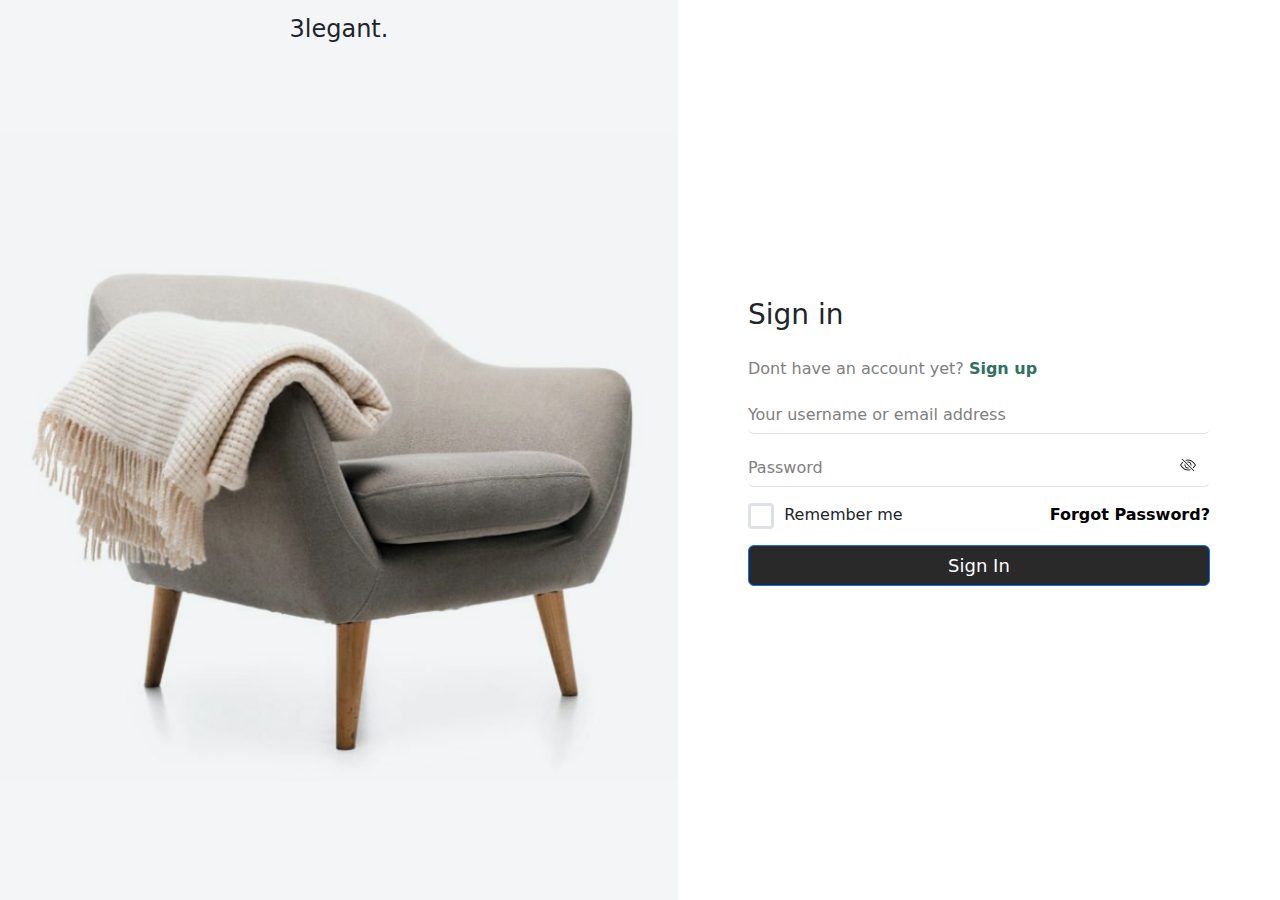
<file: index.html>
﻿<html>
<head>
    <meta charset="utf-8" />
    <title>Furniture</title>
    <meta name="viewport" content="width=device-width, initial-scale=1, minimum-scale=1, maximum-scale=1" />
    <link rel="stylesheet" href="package/swiper-bundle.min.css" />
    <link rel="stylesheet" href="assets/style.css" />
    <link rel="stylesheet" href="bootstrap-5.3.6-dist\css\bootstrap.min.css" />
    <link rel="stylesheet" href="bootstrap-5.3.6-dist\css\bootstrap.css" />
    <link rel="stylesheet" href="https://unpkg.com/aos@next/dist/aos.css" />
    <link rel="icon" href="assets/images/Vector.png" />
</head>
<body>
    <div class="sign-up d-flex align-items-center">
        <div>
            <h4 class="text-center">3legant.</h4>
        </div>
        <div>
            <h3>Sign in</h3>
            <p>Dont have an account yet? <a href="signUp.html">Sign up</a></p>
            <form class="row g-3" action="home1.html">
                <div class="col-12">
                    <input type="text" class="form-control" id="name" placeholder="Your username or email address">
                </div>
                <div class="col-12">
                    <input type="password" class="form-control" id="password" placeholder="Password">
                    <svg xmlns="http://www.w3.org/2000/svg" width="16" height="16" fill="currentColor" class="bi bi-eye d-none" viewBox="0 0 16 16">
                        <path d="M16 8s-3-5.5-8-5.5S0 8 0 8s3 5.5 8 5.5S16 8 16 8M1.173 8a13 13 0 0 1 1.66-2.043C4.12 4.668 5.88 3.5 8 3.5s3.879 1.168 5.168 2.457A13 13 0 0 1 14.828 8q-.086.13-.195.288c-.335.48-.83 1.12-1.465 1.755C11.879 11.332 10.119 12.5 8 12.5s-3.879-1.168-5.168-2.457A13 13 0 0 1 1.172 8z" />
                        <path d="M8 5.5a2.5 2.5 0 1 0 0 5 2.5 2.5 0 0 0 0-5M4.5 8a3.5 3.5 0 1 1 7 0 3.5 3.5 0 0 1-7 0" />
                    </svg>
                    <svg xmlns="http://www.w3.org/2000/svg" width="16" height="16" fill="currentColor" class="bi bi-eye-slash" viewBox="0 0 16 16">
                        <path d="M13.359 11.238C15.06 9.72 16 8 16 8s-3-5.5-8-5.5a7 7 0 0 0-2.79.588l.77.771A6 6 0 0 1 8 3.5c2.12 0 3.879 1.168 5.168 2.457A13 13 0 0 1 14.828 8q-.086.13-.195.288c-.335.48-.83 1.12-1.465 1.755q-.247.248-.517.486z" />
                        <path d="M11.297 9.176a3.5 3.5 0 0 0-4.474-4.474l.823.823a2.5 2.5 0 0 1 2.829 2.829zm-2.943 1.299.822.822a3.5 3.5 0 0 1-4.474-4.474l.823.823a2.5 2.5 0 0 0 2.829 2.829" />
                        <path d="M3.35 5.47q-.27.24-.518.487A13 13 0 0 0 1.172 8l.195.288c.335.48.83 1.12 1.465 1.755C4.121 11.332 5.881 12.5 8 12.5c.716 0 1.39-.133 2.02-.36l.77.772A7 7 0 0 1 8 13.5C3 13.5 0 8 0 8s.939-1.721 2.641-3.238l.708.709zm10.296 8.884-12-12 .708-.708 12 12z" />
                    </svg>
                </div>
                <div class="col-12" id="remember-section">
                    <div class="form-check">
                        <input class="form-check-input" type="checkbox" id="gridCheck">
                        <label class="form-check-label" for="gridCheck">
                            <span>Remember me</span>
                        </label>
                        <a href="#">Forgot Password?</a>
                    </div>
                </div>
                <div class="col-12">
                    <button type="submit" class="btn btn-primary w-100">Sign In</button>
                </div>
            </form>
        </div>
    </div>
    <script src="https://unpkg.com/aos@next/dist/aos.js"></script>
    <script>
        AOS.init();
    </script>
    <script src="assets/jScript.js"></script>
    <script src="bootstrap-5.3.6-dist\js\bootstrap.bundle.min.js"></script>
    <script src="bootstrap-5.3.6-dist\js\bootstrap.bundle.js"></script>
</body>
</html>
</file>
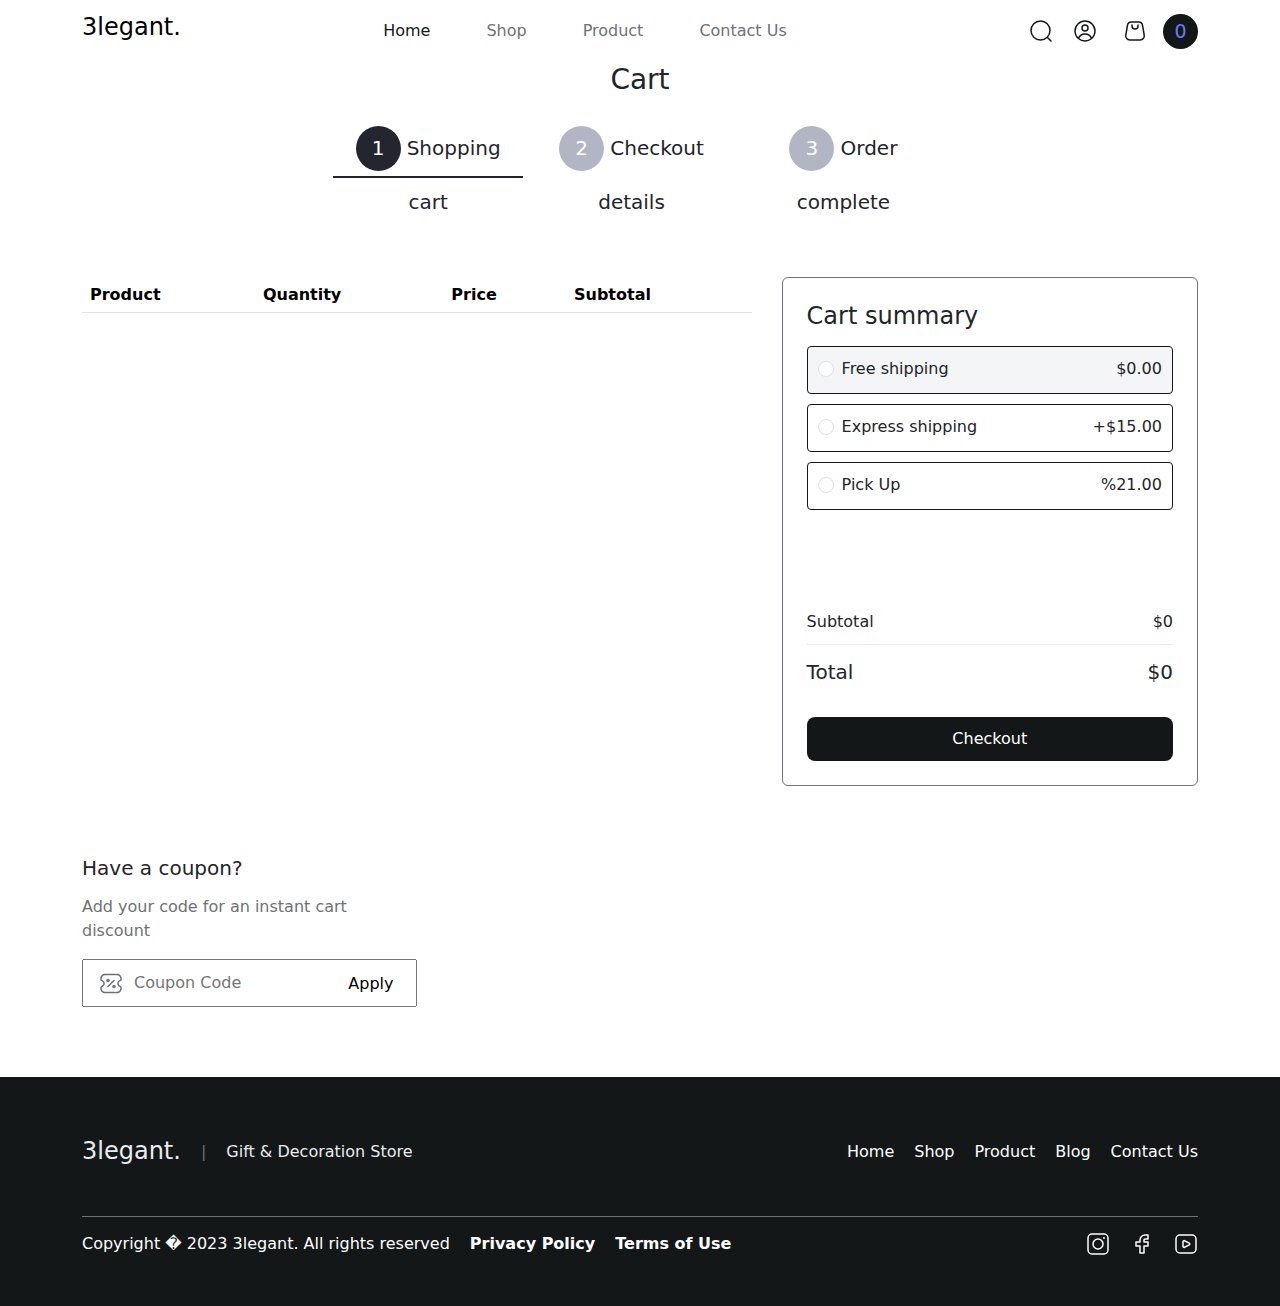
<file: cart.html>
﻿<html>
<head>
    <meta charset="utf-8" />
    <title>Furniture</title>
    <meta name="viewport" content="width=device-width, initial-scale=1, minimum-scale=1, maximum-scale=1" />
    <link rel="stylesheet" href="assets/home1Style.css" />
    <link rel="stylesheet" href="assets/cart/cart.css" />
    <link rel="stylesheet" href="bootstrap-5.3.6-dist\css\bootstrap.min.css" />
    <link rel="stylesheet" href="bootstrap-5.3.6-dist\css\bootstrap.css" />
    <link rel="stylesheet" href="https://unpkg.com/aos@next/dist/aos.css" />
    <link rel="icon" href="assets/images/Vector.png" />
</head>
<body>
    <div class="navigation-bar">
        <nav class="navbar navbar-expand-lg bg-body-tertiary">
            <div class="container container-fluid">
                <a class="navbar-brand" href="#"><h4>3legant.</h4></a>
                <button class="navbar-toggler" type="button" data-bs-toggle="offcanvas" data-bs-target="#offcanvasNavbar" aria-controls="offcanvasNavbar" aria-label="Toggle navigation">
                    <span class="navbar-toggler-icon"></span>
                </button>
                <div class="offcanvas offcanvas-end" tabindex="-1" id="offcanvasNavbar" aria-labelledby="offcanvasNavbarLabel">
                    <div class="offcanvas-header">
                        <h4 class="offcanvas-title" id="offcanvasNavbarLabel">3legant.</h4>
                        <button type="button" class="btn-close" data-bs-dismiss="offcanvas" aria-label="Close"></button>
                    </div>
                    <div class="offcanvas-body d-flex justify-content-between align-items-center">
                        <div class="input-search d-none">
                            <input type="search" placeholder="Search" />
                            <img src="assets/images/zoom.png" alt="" />
                        </div>
                        <ul class="navbar-nav justify-content-center flex-grow-1 pe-3">
                            <li class="nav-item">
                                <a class="nav-link active" aria-current="page" href="home1.html">Home</a>
                            </li>
                            <li class="nav-item">
                                <a class="nav-link" href="shop1.html">Shop</a>
                            </li>
                            <li class="nav-item">
                                <a class="nav-link" href="product.html">Product</a>
                            </li>
                            <li class="nav-item">
                                <a class="nav-link" href="contactUs.html">Contact Us</a>
                            </li>
                        </ul>
                        <div class="nav-icons d-flex justify-content-between">
                            <svg width="24" height="24" viewBox="0 0 24 24" fill="none" xmlns="http://www.w3.org/2000/svg">
                                <path d="M18.5 18.5L22 22M21 11.5C21 6.25329 16.7467 2 11.5 2C6.25329 2 2 6.25329 2 11.5C2 16.7467 6.25329 21 11.5 21C16.7467 21 21 16.7467 21 11.5Z" stroke="#141718" stroke-width="1.5" stroke-linecap="round" stroke-linejoin="round" />
                            </svg>
                            <a href="myAccount.html">
                                <svg width="24" height="24" viewBox="0 0 24 24" fill="none" xmlns="http://www.w3.org/2000/svg">
                                    <path d="M18.5588 19.5488C17.5654 16.8918 15.0036 15 12 15C8.99638 15 6.4346 16.8918 5.44117 19.5488M18.5588 19.5488C20.6672 17.7154 22 15.0134 22 12C22 6.47715 17.5228 2 12 2C6.47715 2 2 6.47715 2 12C2 15.0134 3.33285 17.7154 5.44117 19.5488M18.5588 19.5488C16.8031 21.0756 14.5095 22 12 22C9.49052 22 7.19694 21.0756 5.44117 19.5488M15 9C15 10.6569 13.6569 12 12 12C10.3431 12 9 10.6569 9 9C9 7.34315 10.3431 6 12 6C13.6569 6 15 7.34315 15 9Z" stroke="#141718" stroke-width="1.5" stroke-linejoin="round" />
                                </svg>
                            </a>
                        </div>
                        <div class="d-none">
                            <div>
                                <input type="text" placeholder="Cart" />
                                <div class="icons d-flex justify-content-between align-items-center">
                                    <svg width="24" height="24" viewBox="0 0 24 24" fill="none" xmlns="http://www.w3.org/2000/svg">
                                        <path d="M9 6L9 7C9 8.65685 10.3431 10 12 10C13.6569 10 15 8.65685 15 7V6" stroke="#141718" stroke-width="1.5" stroke-linecap="round" stroke-linejoin="round" />
                                        <path d="M15.6115 3H8.38851C6.43316 3 4.7644 4.41365 4.44294 6.3424L2.77627 16.3424C2.36992 18.7805 4.25009 21 6.72185 21H17.2782C19.7499 21 21.6301 18.7805 21.2237 16.3424L19.5571 6.3424C19.2356 4.41365 17.5669 3 15.6115 3Z" stroke="#141718" stroke-width="1.5" stroke-linejoin="round" />
                                    </svg>
                                    <span class="prod-num">0</span>
                                </div>
                            </div>
                            <div>
                                <input type="text" placeholder="Wishlist" />
                                <div class="icons d-flex justify-content-between align-items-center">
                                    <svg width="24" height="25" viewBox="0 0 24 25" fill="#000000" xmlns="http://www.w3.org/2000/svg">
                                        <path fill-rule="evenodd" clip-rule="evenodd" d="M12.6924 7.58373C12.3055 7.95505 11.6945 7.95505 11.3076 7.58373L10.6152 6.91927C9.80477 6.14154 8.70994 5.66667 7.5 5.66667C5.01472 5.66667 3 7.68139 3 10.1667C3 12.5493 4.28979 14.5167 6.15176 16.1332C8.01532 17.7511 10.2434 18.8241 11.5746 19.3717C11.853 19.4862 12.147 19.4862 12.4254 19.3717C13.7566 18.8241 15.9847 17.7511 17.8482 16.1332C19.7102 14.5167 21 12.5493 21 10.1667C21 7.68139 18.9853 5.66667 16.5 5.66667C15.2901 5.66667 14.1952 6.14154 13.3848 6.91927L12.6924 7.58373ZM12 5.47624C10.8321 4.35548 9.24649 3.66667 7.5 3.66667C3.91015 3.66667 1 6.57682 1 10.1667C1 16.5349 7.97034 20.0517 10.8138 21.2214C11.5796 21.5364 12.4204 21.5364 13.1862 21.2214C16.0297 20.0517 23 16.5349 23 10.1667C23 6.57682 20.0899 3.66667 16.5 3.66667C14.7535 3.66667 13.1679 4.35548 12 5.47624Z" fill="#141718" />
                                    </svg>
                                    <span class="prod-num">0</span>
                                </div>
                            </div>
                            <a href="signIn.html">Sign In</a>
                            <div class="d-flex justify-content-between align-items-center">
                                <svg width="24" height="24" viewBox="0 0 24 24" fill="none" xmlns="http://www.w3.org/2000/svg">
                                    <rect x="2" y="2" width="20" height="20" rx="4" stroke="#141718" stroke-width="1.5" />
                                    <circle cx="18" cy="6" r="1" fill="#141718" />
                                    <circle cx="12" cy="12" r="5" stroke="#141718" stroke-width="1.5" />
                                </svg>
                                <svg width="24" height="24" viewBox="0 0 24 24" fill="none" xmlns="http://www.w3.org/2000/svg">
                                    <path d="M18 3H15C12.2386 3 10 5.23858 10 8V10H6V14H10V21H14V14H18V10H14V8C14 7.44772 14.4477 7 15 7H18V3Z" stroke="#141718" stroke-width="1.5" stroke-linecap="round" stroke-linejoin="round" />
                                </svg>
                                <svg width="24" height="24" viewBox="0 0 24 24" fill="none" xmlns="http://www.w3.org/2000/svg">
                                    <rect x="2" y="3" width="20" height="18" rx="4" stroke="#141718" stroke-width="1.5" />
                                    <path d="M10.4472 8.72361L15.2111 11.1056C15.9482 11.4741 15.9482 12.5259 15.2111 12.8944L10.4472 15.2764C9.78231 15.6088 9 15.1253 9 14.382V9.61803C9 8.87465 9.78231 8.39116 10.4472 8.72361Z" stroke="#141718" stroke-width="1.5" stroke-linecap="round" />
                                </svg>
                            </div>
                        </div>
                    </div>
                </div>
                <div class="d-flex justify-content-between">
                    <button type="button" data-bs-toggle="offcanvas" data-bs-target="#cartOffcanvasRight" aria-controls="offcanvasRight" class="bg-transparent border border-0" id="cartIcon">
                        <svg width="24" height="24" viewBox="0 0 24 24" fill="none" xmlns="http://www.w3.org/2000/svg">
                            <path d="M9 6L9 7C9 8.65685 10.3431 10 12 10C13.6569 10 15 8.65685 15 7V6" stroke="#141718" stroke-width="1.5" stroke-linecap="round" stroke-linejoin="round" />
                            <path d="M15.6115 3H8.38851C6.43316 3 4.7644 4.41365 4.44294 6.3424L2.77627 16.3424C2.36992 18.7805 4.25009 21 6.72185 21H17.2782C19.7499 21 21.6301 18.7805 21.2237 16.3424L19.5571 6.3424C19.2356 4.41365 17.5669 3 15.6115 3Z" stroke="#141718" stroke-width="1.5" stroke-linejoin="round" />
                        </svg>
                    </button>
                    <span class="prod-num">0</span>
                </div>
            </div>

        </nav>
        <div class="offcanvas offcanvas-end" tabindex="-1" id="cartOffcanvasRight" aria-labelledby="offcanvasRightLabel">
            <div class="offcanvas-header">
                <h5 class="offcanvas-title" id="offcanvasRightLabel">Cart</h5>
                <button type="button" class="btn-close" data-bs-dismiss="offcanvas" aria-label="Close"></button>
            </div>
            <div class="offcanvas-body">
                <div class="offcanvas-products" style="margin-bottom: 50px;">
                </div>
                <div class="d-flex justify-content-between align-items-center subtotal">
                    <p>Subtotal</p>
                    <h5></h5>
                </div>
                <div class="d-flex justify-content-between align-items-center total">
                    <h4>Total</h4>
                    <h4></h4>
                </div>
                <button class="checkout">Checkout</button>
                <div class="view-cart">
                    <a>View Cart</a>
                </div>
            </div>
        </div>
    </div>
    <div class="container cart">
        <div class="title text-center">
            <h3>Cart</h3>
            <div class="d-flex align-items-center justify-content-around">
                <div class="active" id="checkOutStep-1">
                    <p>1</p>
                    <p class="d-none">
                        <svg width="14" height="10" viewBox="0 0 14 10" fill="none" xmlns="http://www.w3.org/2000/svg">
                            <path d="M1 5L5 9L13 1" stroke="#FCFCFD" stroke-width="2" stroke-miterlimit="10" stroke-linecap="round" stroke-linejoin="round" />
                        </svg>
                    </p>
                    <span>Shopping cart</span>
                </div>
                <div id="checkOutStep-2">
                    <p>2</p>
                    <p class="d-none">
                        <svg width="14" height="10" viewBox="0 0 14 10" fill="none" xmlns="http://www.w3.org/2000/svg">
                            <path d="M1 5L5 9L13 1" stroke="#FCFCFD" stroke-width="2" stroke-miterlimit="10" stroke-linecap="round" stroke-linejoin="round" />
                        </svg>
                    </p>
                    <span>Checkout details</span>
                </div>
                <div id="checkOutStep-3">
                    <p>3</p>
                    <p class="d-none">
                        <svg width="14" height="10" viewBox="0 0 14 10" fill="none" xmlns="http://www.w3.org/2000/svg">
                            <path d="M1 5L5 9L13 1" stroke="#FCFCFD" stroke-width="2" stroke-miterlimit="10" stroke-linecap="round" stroke-linejoin="round" />
                        </svg>
                    </p>
                    <span>Order complete</span>
                </div>
            </div>
        </div>
        <div id="cartDetail-1" class="cart-detail active">
            <div class="d-flex">
                <div>
                    <table class="table">
                        <thead>
                            <tr>
                                <th scope="col">Product</th>
                                <th scope="col">Quantity</th>
                                <th scope="col">Price</th>
                                <th scope="col">Subtotal</th>
                            </tr>
                        </thead>
                        <tbody class="table-group-divider">
                        </tbody>
                    </table>
                </div>

                <div class="cart-summary">
                    <h4>Cart summary</h4>
                    <div class="d-flex justify-content-between fees active" id="fees-1">
                        <div class="form-check">
                            <input class="form-check-input" type="radio" name="radioDefault" id="radio-1" checked>
                            <label class="form-check-label" for="radioDefault1">
                                Free shipping
                            </label>
                        </div>
                        <span>$0.00</span>
                    </div>
                    <div class="d-flex justify-content-between fees" id="fees-2">
                        <div class="form-check">
                            <input class="form-check-input" type="radio" name="radioDefault" id="radio-2">
                            <label class="form-check-label" for="radioDefault1">
                                Express shipping
                            </label>
                        </div>
                        <span>+$15.00</span>
                    </div>
                    <div class="d-flex justify-content-between fees" id="fees-3">
                        <div class="form-check">
                            <input class="form-check-input" type="radio" name="radioDefault" id="radio-3">
                            <label class="form-check-label" for="radioDefault1">
                                Pick Up
                            </label>
                        </div>
                        <span>%21.00</span>
                    </div>
                    <div class="d-flex justify-content-between">
                        <span>Subtotal</span>
                        <span>$1234.00</span>
                    </div>
                    <div class="d-flex justify-content-between">
                        <h5>Total</h5>
                        <h5>$1345.00</h5>
                    </div>
                    <button>Checkout</button>
                </div>
            </div>
            <div class="coupon-form">
                <h5>Have a coupon?</h5>
                <p>Add your code for an instant cart discount</p>
                <div>
                    <input type="text" placeholder="Coupon Code" />
                    <div class="d-flex justify-content-between align-items-center">
                        <svg width="24" height="25" viewBox="0 0 24 25" fill="none" xmlns="http://www.w3.org/2000/svg">
                            <path d="M21.0181 15.3356L20.7727 16.0444H20.7727L21.0181 15.3356ZM21.0181 9.66437L21.2635 10.3731V10.3731L21.0181 9.66437ZM2.98189 15.3356L3.22727 16.0444H3.22727L2.98189 15.3356ZM2.98189 9.66437L2.73652 10.3731L2.73652 10.3731L2.98189 9.66437ZM15.5303 10.0303C15.8232 9.73744 15.8232 9.26256 15.5303 8.96967C15.2374 8.67678 14.7626 8.67678 14.4697 8.96967L15.5303 10.0303ZM8.46967 14.9697C8.17678 15.2626 8.17678 15.7374 8.46967 16.0303C8.76256 16.3232 9.23744 16.3232 9.53033 16.0303L8.46967 14.9697ZM6 20.75C4.20507 20.75 2.75 19.2949 2.75 17.5H1.25C1.25 20.1234 3.37665 22.25 6 22.25V20.75ZM21.25 17.5C21.25 19.2949 19.7949 20.75 18 20.75V22.25C20.6234 22.25 22.75 20.1234 22.75 17.5H21.25ZM18 4.25C19.7949 4.25 21.25 5.70507 21.25 7.5H22.75C22.75 4.87665 20.6234 2.75 18 2.75V4.25ZM6 2.75C3.37665 2.75 1.25 4.87665 1.25 7.5H2.75C2.75 5.70507 4.20507 4.25 6 4.25V2.75ZM21.2635 14.6269C20.3815 14.3216 19.75 13.4836 19.75 12.5H18.25C18.25 14.1424 19.3054 15.5363 20.7727 16.0444L21.2635 14.6269ZM19.75 12.5C19.75 11.5164 20.3815 10.6784 21.2635 10.3731L20.7727 8.95565C19.3054 9.46367 18.25 10.8576 18.25 12.5H19.75ZM4.25 12.5C4.25 13.4836 3.61845 14.3216 2.73652 14.6269L3.22727 16.0444C4.69461 15.5363 5.75 14.1424 5.75 12.5H4.25ZM2.73652 10.3731C3.61845 10.6784 4.25 11.5164 4.25 12.5H5.75C5.75 10.8576 4.69462 9.46367 3.22727 8.95565L2.73652 10.3731ZM22.75 8.5V7.5H21.25V8.5H22.75ZM21.25 16.5V17.5H22.75V16.5H21.25ZM1.25 16.5V17.5H2.75V16.5H1.25ZM2.75 8.5V7.5H1.25V8.5H2.75ZM18 20.75H6V22.25H18V20.75ZM18 2.75H6V4.25H18V2.75ZM2.73652 14.6269C2.05785 14.8619 1.25 15.4975 1.25 16.5H2.75C2.75 16.4441 2.77081 16.3708 2.85172 16.2813C2.9366 16.1873 3.06974 16.0989 3.22727 16.0444L2.73652 14.6269ZM21.2635 10.3731C21.9422 10.1381 22.75 9.50246 22.75 8.5H21.25C21.25 8.55587 21.2292 8.62917 21.1483 8.71871C21.0634 8.81265 20.9303 8.90111 20.7727 8.95565L21.2635 10.3731ZM3.22727 8.95565C3.06974 8.90111 2.9366 8.81265 2.85172 8.71871C2.77081 8.62917 2.75 8.55587 2.75 8.5H1.25C1.25 9.50246 2.05785 10.1381 2.73652 10.3731L3.22727 8.95565ZM20.7727 16.0444C20.9303 16.0989 21.0634 16.1873 21.1483 16.2813C21.2292 16.3708 21.25 16.4441 21.25 16.5H22.75C22.75 15.4975 21.9422 14.8619 21.2635 14.6269L20.7727 16.0444ZM9.25 9.5C9.25 9.63807 9.13807 9.75 9 9.75V11.25C9.9665 11.25 10.75 10.4665 10.75 9.5H9.25ZM9 9.75C8.86193 9.75 8.75 9.63807 8.75 9.5H7.25C7.25 10.4665 8.0335 11.25 9 11.25V9.75ZM8.75 9.5C8.75 9.36193 8.86193 9.25 9 9.25V7.75C8.0335 7.75 7.25 8.5335 7.25 9.5H8.75ZM9 9.25C9.13807 9.25 9.25 9.36193 9.25 9.5H10.75C10.75 8.5335 9.9665 7.75 9 7.75V9.25ZM15.25 15.5C15.25 15.6381 15.1381 15.75 15 15.75V17.25C15.9665 17.25 16.75 16.4665 16.75 15.5H15.25ZM15 15.75C14.8619 15.75 14.75 15.6381 14.75 15.5H13.25C13.25 16.4665 14.0335 17.25 15 17.25V15.75ZM14.75 15.5C14.75 15.3619 14.8619 15.25 15 15.25V13.75C14.0335 13.75 13.25 14.5335 13.25 15.5H14.75ZM15 15.25C15.1381 15.25 15.25 15.3619 15.25 15.5H16.75C16.75 14.5335 15.9665 13.75 15 13.75V15.25ZM14.4697 8.96967L8.46967 14.9697L9.53033 16.0303L15.5303 10.0303L14.4697 8.96967Z" fill="#6C7275" />
                        </svg>
                        <a href="">Apply</a>
                    </div>
                </div>
            </div>
        </div>
        <div id="cartDetail-2" class="justify-content-between personal-info">
            <div>
                <div>
                    <h4>Contact Information</h4>
                    <div class="row">
                        <div class="mb-3 col-6">
                            <label for="fName" class="form-label">FIRST NAME</label>
                            <input type="text" class="form-control" id="fName" placeholder="First Name">
                        </div>
                        <div class="mb-3 col-6">
                            <label for="lName" class="form-label">LAST NAME</label>
                            <input type="text" class="form-control" id="lName" placeholder="Last Name">
                        </div>
                    </div>
                    <div class="row">
                        <div class="mb-3 col-12">
                            <label for="pNumber" class="form-label">PHONE NUMBER</label>
                            <input type="text" class="form-control" id="pNumber" placeholder="Phone Number">
                        </div>
                    </div>
                    <div class="row">
                        <div class="mb-3 col-12">
                            <label for="eAddress" class="form-label">EMAIL ADDRESS</label>
                            <input type="email" class="form-control" id="eAddress" placeholder="Your Email">
                        </div>
                    </div>
                </div>
                <div>
                    <h4>Shipping Adderss</h4>
                    <div class="row">
                        <div class="mb-3 col-12">
                            <label for="sAddress" class="form-label">STREET ADDRESS<span>*</span></label>
                            <input type="text" class="form-control" id="sAddress" placeholder="Street Address">
                        </div>
                    </div>
                    <div class="row">
                        <div class="mb-3 col-12">
                            <label for="country" class="form-label">COUNTRY<span>*</span></label>
                            <select class="form-select" id="country">
                                <option selected>Country</option>
                                <option value="1">Syria</option>
                                <option value="2">Saudi</option>
                                <option value="3">Qatar</option>
                            </select>
                        </div>
                    </div>
                    <div class="row">
                        <div class="mb-3 col-12">
                            <label for="town" class="form-label">TOWN / CITY<span>*</span></label>
                            <input type="text" class="form-control" id="town" placeholder="Town / City">
                        </div>
                    </div>
                    <div class="row">
                        <div class="mb-3 col-6">
                            <label for="state" class="form-label">STATE</label>
                            <input type="text" class="form-control" id="state" placeholder="State">
                        </div>
                        <div class="mb-3 col-6">
                            <label for="zCode" class="form-label">ZIP CODE</label>
                            <input type="text" class="form-control" id="zCode" placeholder="Zip Code">
                        </div>
                    </div>
                    <div class="form-check">
                        <input class="form-check-input" type="checkbox" value="" id="checkDefault">
                        <label class="form-check-label" for="checkDefault">
                            Use a different billing address (optional)
                        </label>
                    </div>
                </div>
                <div>
                    <h4>Payment Method</h4>
                    <div class="form-check active" id="paymentMethod-1">
                        <input class="form-check-input" type="radio" name="radioDefault" id="radioPayment-1" checked>
                        <label class="form-check-label" for="radioDefault1">
                            Pay by Card Credit
                        </label>
                        <svg width="24" height="24" viewBox="0 0 24 24" fill="none" xmlns="http://www.w3.org/2000/svg">
                            <rect x="2" y="4" width="20" height="16" rx="4" stroke="#141718" stroke-width="1.5" />
                            <circle cx="2" cy="2" r="2" transform="matrix(1 0 0 -1 10 14)" stroke="#141718" stroke-width="1.5" />
                            <circle cx="1" cy="1" r="1" transform="matrix(1 0 0 -1 17 13)" fill="#141718" />
                            <circle cx="1" cy="1" r="1" transform="matrix(1 0 0 -1 5 13)" fill="#141718" />
                        </svg>
                    </div>
                    <div class="form-check" id="paymentMethod-2">
                        <input class="form-check-input" type="radio" name="radioDefault" id="radioPayment-2">
                        <label class="form-check-label" for="radioDefault1">
                            Paypal
                        </label>
                    </div>
                    <hr />
                    <div class="row">
                        <div class="mb-3 col-12">
                            <label for="cNumber" class="form-label">CARD NUMBER</label>
                            <input type="text" class="form-control" id="cNumber" placeholder="1234 1234 1234">
                        </div>
                    </div>
                    <div class="row">
                        <div class="mb-3 col-6">
                            <label for="eDate" class="form-label">EXPIRATON DATE</label>
                            <input type="date" class="form-control" id="eDate" placeholder="MM/YY">
                        </div>
                        <div class="mb-3 col-6">
                            <label for="cvc" class="form-label">cvc</label>
                            <input type="text" class="form-control" id="cvc" placeholder="CVC code">
                        </div>
                    </div>

                </div>
                <button>Place Order</button>
            </div>
            <div class="order-summary">
                <h3>Order Summary</h3>
                <div class="products">

                </div>
                <div class="d-flex">
                    <input type="text" placeholder="Input" />
                    <button>Apply</button>
                </div>
                <div class="d-flex justify-content-between align-items-center">
                    <div class="d-flex align-items-center">
                        <svg width="24" height="24" viewBox="0 0 24 24" fill="none" xmlns="http://www.w3.org/2000/svg">
                            <path d="M21.0181 14.8356L20.7727 15.5444H20.7727L21.0181 14.8356ZM21.0181 9.16437L21.2635 9.8731V9.8731L21.0181 9.16437ZM2.98189 14.8356L3.22727 15.5444H3.22727L2.98189 14.8356ZM2.98189 9.16437L2.73652 9.8731L2.73652 9.8731L2.98189 9.16437ZM15.5303 9.53033C15.8232 9.23744 15.8232 8.76256 15.5303 8.46967C15.2374 8.17678 14.7626 8.17678 14.4697 8.46967L15.5303 9.53033ZM8.46967 14.4697C8.17678 14.7626 8.17678 15.2374 8.46967 15.5303C8.76256 15.8232 9.23744 15.8232 9.53033 15.5303L8.46967 14.4697ZM6 20.25C4.20507 20.25 2.75 18.7949 2.75 17H1.25C1.25 19.6234 3.37665 21.75 6 21.75V20.25ZM21.25 17C21.25 18.7949 19.7949 20.25 18 20.25V21.75C20.6234 21.75 22.75 19.6234 22.75 17H21.25ZM18 3.75C19.7949 3.75 21.25 5.20507 21.25 7H22.75C22.75 4.37665 20.6234 2.25 18 2.25V3.75ZM6 2.25C3.37665 2.25 1.25 4.37665 1.25 7H2.75C2.75 5.20507 4.20507 3.75 6 3.75V2.25ZM21.2635 14.1269C20.3815 13.8216 19.75 12.9836 19.75 12H18.25C18.25 13.6424 19.3054 15.0363 20.7727 15.5444L21.2635 14.1269ZM19.75 12C19.75 11.0164 20.3815 10.1784 21.2635 9.8731L20.7727 8.45565C19.3054 8.96367 18.25 10.3576 18.25 12H19.75ZM4.25 12C4.25 12.9836 3.61845 13.8216 2.73652 14.1269L3.22727 15.5444C4.69461 15.0363 5.75 13.6424 5.75 12H4.25ZM2.73652 9.8731C3.61845 10.1784 4.25 11.0164 4.25 12H5.75C5.75 10.3576 4.69462 8.96367 3.22727 8.45565L2.73652 9.8731ZM22.75 8V7H21.25V8H22.75ZM21.25 16V17H22.75V16H21.25ZM1.25 16V17H2.75V16H1.25ZM2.75 8V7H1.25V8H2.75ZM18 20.25H6V21.75H18V20.25ZM18 2.25H6V3.75H18V2.25ZM2.73652 14.1269C2.05785 14.3619 1.25 14.9975 1.25 16H2.75C2.75 15.9441 2.77081 15.8708 2.85172 15.7813C2.9366 15.6873 3.06974 15.5989 3.22727 15.5444L2.73652 14.1269ZM21.2635 9.8731C21.9422 9.63813 22.75 9.00246 22.75 8H21.25C21.25 8.05587 21.2292 8.12917 21.1483 8.21871C21.0634 8.31265 20.9303 8.40111 20.7727 8.45565L21.2635 9.8731ZM3.22727 8.45565C3.06974 8.40111 2.9366 8.31265 2.85172 8.21871C2.77081 8.12917 2.75 8.05587 2.75 8H1.25C1.25 9.00246 2.05785 9.63813 2.73652 9.8731L3.22727 8.45565ZM20.7727 15.5444C20.9303 15.5989 21.0634 15.6873 21.1483 15.7813C21.2292 15.8708 21.25 15.9441 21.25 16H22.75C22.75 14.9975 21.9422 14.3619 21.2635 14.1269L20.7727 15.5444ZM9.25 9C9.25 9.13807 9.13807 9.25 9 9.25V10.75C9.9665 10.75 10.75 9.9665 10.75 9H9.25ZM9 9.25C8.86193 9.25 8.75 9.13807 8.75 9H7.25C7.25 9.9665 8.0335 10.75 9 10.75V9.25ZM8.75 9C8.75 8.86193 8.86193 8.75 9 8.75V7.25C8.0335 7.25 7.25 8.0335 7.25 9H8.75ZM9 8.75C9.13807 8.75 9.25 8.86193 9.25 9H10.75C10.75 8.0335 9.9665 7.25 9 7.25V8.75ZM15.25 15C15.25 15.1381 15.1381 15.25 15 15.25V16.75C15.9665 16.75 16.75 15.9665 16.75 15H15.25ZM15 15.25C14.8619 15.25 14.75 15.1381 14.75 15H13.25C13.25 15.9665 14.0335 16.75 15 16.75V15.25ZM14.75 15C14.75 14.8619 14.8619 14.75 15 14.75V13.25C14.0335 13.25 13.25 14.0335 13.25 15H14.75ZM15 14.75C15.1381 14.75 15.25 14.8619 15.25 15H16.75C16.75 14.0335 15.9665 13.25 15 13.25V14.75ZM14.4697 8.46967L8.46967 14.4697L9.53033 15.5303L15.5303 9.53033L14.4697 8.46967Z" fill="#141718" />
                        </svg>
                        <span>JenkateMW</span>
                    </div>
                    <span>-$25.00 [Remove]</span>
                </div>
                <div class="d-flex justify-content-between align-items-center">
                    <span>Shipping</span>
                    <h6>Free</h6>
                </div>
                <div class="d-flex justify-content-between align-items-center">
                    <span>Subtotal</span>
                    <h5>$99.00</h5>
                </div>
                <div class="d-flex justify-content-between align-items-center">
                    <h4>Total</h4>
                    <h4>$234.00</h4>
                </div>
            </div>
        </div>
        <div id="cartDetail-3" class="text-center">
            <h5></h5>
            <h1></h1>
            <div class="products d-flex justify-content-center align-items-center">

            </div>
            <div>
                <div class="d-flex align-items-center justify-content-between">
                    <span>Order code:</span>
                    <span>#0123_45678</span>
                </div>
                <div class="d-flex align-items-center justify-content-between">
                    <span>Date:</span>
                    <span>October 19, 2023</span>
                </div>
                <div class="d-flex align-items-center justify-content-between">
                    <span>Total:</span>
                    <span>$1,345.00</span>
                </div>
                <div class="d-flex align-items-center justify-content-between">
                    <span>Payment method:</span>
                    <span>Credit Card</span>
                </div>
            </div>
            <button>Purchase history</button>
        </div>
    </div>

    <div class="footer">
        <div class="container">
            <div class="d-flex justify-content-between align-items-center footer-content">
                <div class="d-flex align-items-center">
                    <h4>3legant.</h4>
                    <span>|</span>
                    <p>Gift & Decoration Store</p>
                </div>
                <div class="d-flex align-items-center">
                    <div><a href="home1.html">Home</a></div>
                    <div><a href="shop1.html">Shop</a></div>
                    <div><a href="product.html">Product</a></div>
                    <div><a href="blog.html">Blog</a></div>
                    <div><a href="contactUs.html">Contact Us</a></div>
                </div>
            </div>
            <div class="d-flex justify-content-between align-items-center bottom-bar">
                <div class="d-flex align-items-center">
                    <p>Copyright � 2023 3legant. All rights reserved</p>
                    <a href="#">Privacy Policy</a>
                    <a href="#">Terms of Use</a>
                </div>
                <div class="d-flex align-items-center">
                    <svg width="24" height="24" viewBox="0 0 24 24" fill="none" xmlns="http://www.w3.org/2000/svg">
                        <rect x="2" y="2" width="20" height="20" rx="4" stroke="#FEFEFE" stroke-width="1.5" />
                        <circle cx="18" cy="6" r="1" fill="#FEFEFE" />
                        <circle cx="12" cy="12" r="5" stroke="#FEFEFE" stroke-width="1.5" />
                    </svg>
                    <svg width="24" height="24" viewBox="0 0 24 24" fill="none" xmlns="http://www.w3.org/2000/svg">
                        <path d="M18 3H15C12.2386 3 10 5.23858 10 8V10H6V14H10V21H14V14H18V10H14V8C14 7.44772 14.4477 7 15 7H18V3Z" stroke="#FEFEFE" stroke-width="1.5" stroke-linecap="round" stroke-linejoin="round" />
                    </svg>
                    <svg width="24" height="24" viewBox="0 0 24 24" fill="none" xmlns="http://www.w3.org/2000/svg">
                        <rect x="2" y="3" width="20" height="18" rx="4" stroke="#FEFEFE" stroke-width="1.5" />
                        <path d="M10.4472 8.72361L15.2111 11.1056C15.9482 11.4741 15.9482 12.5259 15.2111 12.8944L10.4472 15.2764C9.78231 15.6088 9 15.1253 9 14.382V9.61803C9 8.87465 9.78231 8.39116 10.4472 8.72361Z" stroke="#FEFEFE" stroke-width="1.5" stroke-linecap="round" />
                    </svg>
                </div>
            </div>
        </div>
    </div>

    <script src="https://unpkg.com/aos@next/dist/aos.js"></script>
    <script>
        AOS.init();
    </script>
    <script src="assets/jScript.js"></script>
    <script src="assets/cart/cart.js"></script>
    <script src="bootstrap-5.3.6-dist\js\bootstrap.bundle.min.js"></script>
    <script src="bootstrap-5.3.6-dist\js\bootstrap.bundle.js"></script>
</body>
</html>
</file>
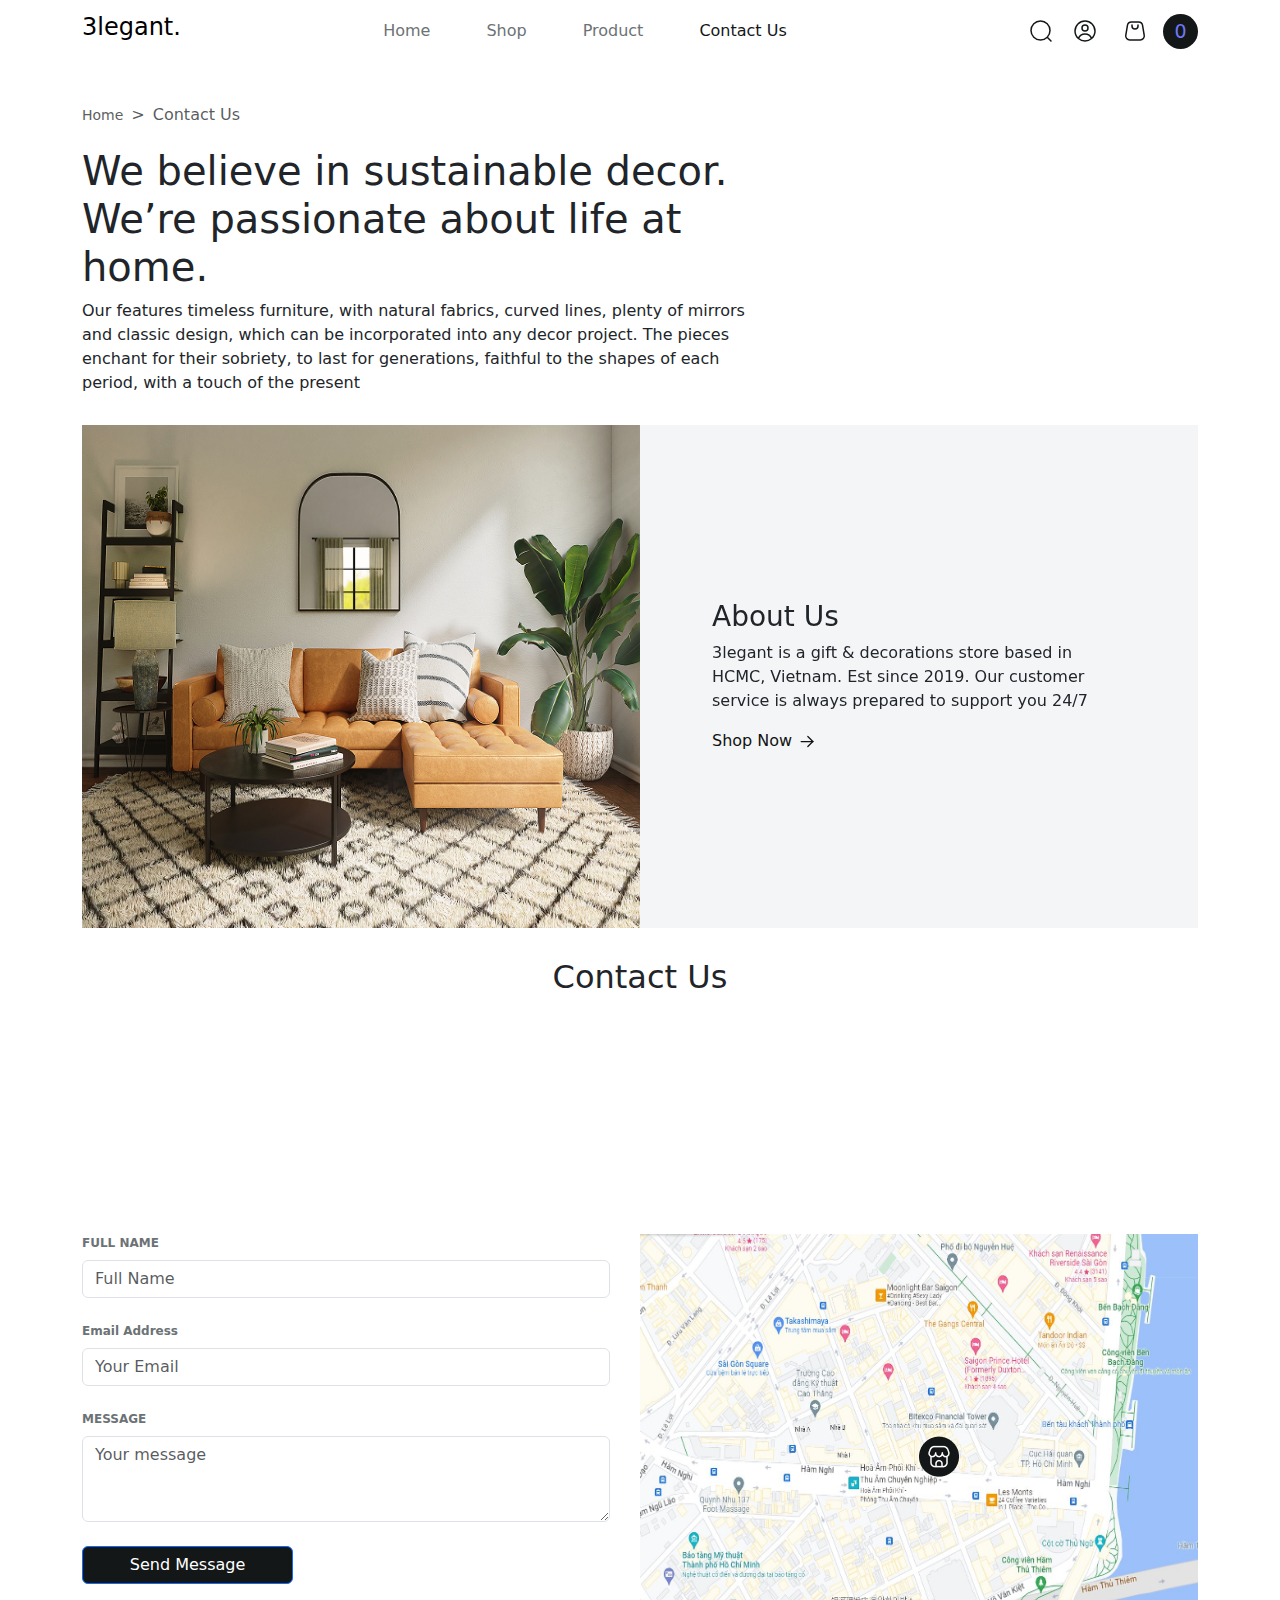
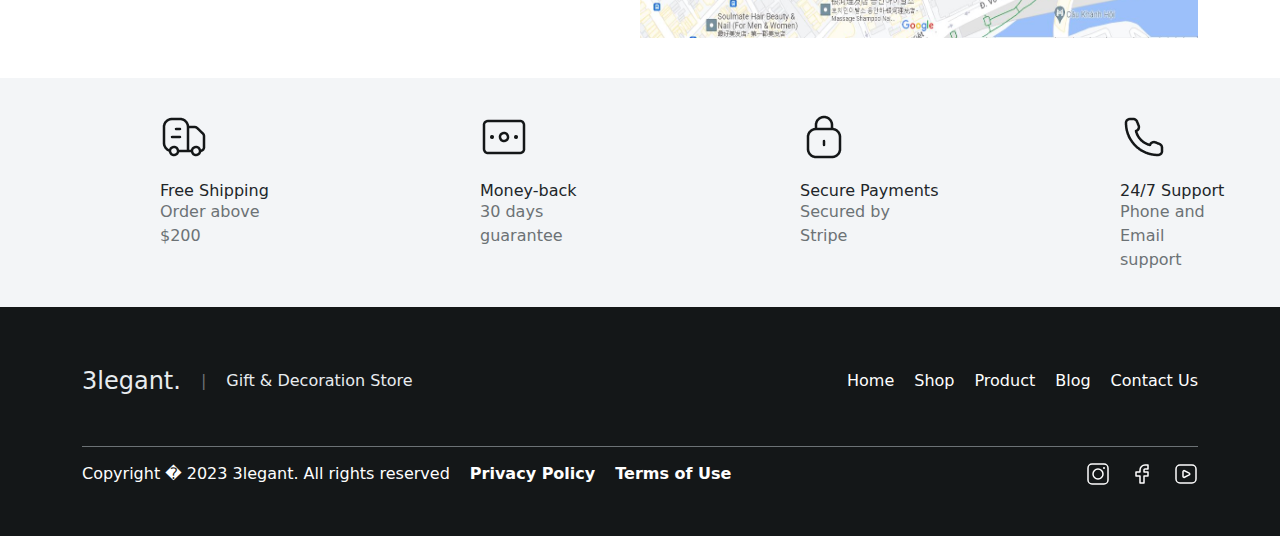
<file: contactUs.html>
﻿<html>
<head>
    <meta charset="utf-8" />
    <title>Furniture</title>
    <meta name="viewport" content="width=device-width, initial-scale=1, minimum-scale=1, maximum-scale=1" />
    <link rel="stylesheet" href="package/swiper-bundle.min.css" />
    <link rel="stylesheet" href="assets/home1Style.css" />
    <link rel="stylesheet" href="assets/contactUs/contactUs.css" />
    <link rel="stylesheet" href="bootstrap-5.3.6-dist\css\bootstrap.min.css" />
    <link rel="stylesheet" href="bootstrap-5.3.6-dist\css\bootstrap.css" />
    <link rel="stylesheet" href="https://unpkg.com/aos@next/dist/aos.css" />
    <link rel="icon" href="assets/images/Vector.png" />
</head>
<body>
    <div class="navigation-bar">
        <nav class="navbar navbar-expand-lg bg-body-tertiary">
            <div class="container container-fluid">
                <a class="navbar-brand" href="#"><h4>3legant.</h4></a>
                <button class="navbar-toggler" type="button" data-bs-toggle="offcanvas" data-bs-target="#offcanvasNavbar" aria-controls="offcanvasNavbar" aria-label="Toggle navigation">
                    <span class="navbar-toggler-icon"></span>
                </button>
                <div class="offcanvas offcanvas-end" tabindex="-1" id="offcanvasNavbar" aria-labelledby="offcanvasNavbarLabel">
                    <div class="offcanvas-header">
                        <h4 class="offcanvas-title" id="offcanvasNavbarLabel">3legant.</h4>
                        <button type="button" class="btn-close" data-bs-dismiss="offcanvas" aria-label="Close"></button>
                    </div>
                    <div class="offcanvas-body d-flex justify-content-between align-items-center">
                        <div class="input-search d-none">
                            <input type="search" placeholder="Search" />
                            <img src="assets/images/zoom.png" alt="" />
                        </div>
                        <ul class="navbar-nav justify-content-center flex-grow-1 pe-3">
                            <li class="nav-item">
                                <a class="nav-link" aria-current="page" href="index.html">Home</a>
                            </li>
                            <li class="nav-item">
                                <a class="nav-link" href="shop1.html">Shop</a>
                            </li>
                            <li class="nav-item">
                                <a class="nav-link" href="product.html">Product</a>
                            </li>
                            <li class="nav-item">
                                <a class="nav-link active" href="#">Contact Us</a>
                            </li>
                        </ul>
                        <div class="nav-icons d-flex justify-content-between">
                            <svg width="24" height="24" viewBox="0 0 24 24" fill="none" xmlns="http://www.w3.org/2000/svg">
                                <path d="M18.5 18.5L22 22M21 11.5C21 6.25329 16.7467 2 11.5 2C6.25329 2 2 6.25329 2 11.5C2 16.7467 6.25329 21 11.5 21C16.7467 21 21 16.7467 21 11.5Z" stroke="#141718" stroke-width="1.5" stroke-linecap="round" stroke-linejoin="round" />
                            </svg>
                            <a href="myAccount.html">
                                <svg width="24" height="24" viewBox="0 0 24 24" fill="none" xmlns="http://www.w3.org/2000/svg">
                                    <path d="M18.5588 19.5488C17.5654 16.8918 15.0036 15 12 15C8.99638 15 6.4346 16.8918 5.44117 19.5488M18.5588 19.5488C20.6672 17.7154 22 15.0134 22 12C22 6.47715 17.5228 2 12 2C6.47715 2 2 6.47715 2 12C2 15.0134 3.33285 17.7154 5.44117 19.5488M18.5588 19.5488C16.8031 21.0756 14.5095 22 12 22C9.49052 22 7.19694 21.0756 5.44117 19.5488M15 9C15 10.6569 13.6569 12 12 12C10.3431 12 9 10.6569 9 9C9 7.34315 10.3431 6 12 6C13.6569 6 15 7.34315 15 9Z" stroke="#141718" stroke-width="1.5" stroke-linejoin="round" />
                                </svg>
                            </a>
                        </div>
                        <div class="d-none">
                            <div>
                                <input type="text" placeholder="Cart" />
                                <div class="icons d-flex justify-content-between align-items-center">
                                    <svg width="24" height="24" viewBox="0 0 24 24" fill="none" xmlns="http://www.w3.org/2000/svg">
                                        <path d="M9 6L9 7C9 8.65685 10.3431 10 12 10C13.6569 10 15 8.65685 15 7V6" stroke="#141718" stroke-width="1.5" stroke-linecap="round" stroke-linejoin="round" />
                                        <path d="M15.6115 3H8.38851C6.43316 3 4.7644 4.41365 4.44294 6.3424L2.77627 16.3424C2.36992 18.7805 4.25009 21 6.72185 21H17.2782C19.7499 21 21.6301 18.7805 21.2237 16.3424L19.5571 6.3424C19.2356 4.41365 17.5669 3 15.6115 3Z" stroke="#141718" stroke-width="1.5" stroke-linejoin="round" />
                                    </svg>
                                    <span class="prod-num">0</span>
                                </div>
                            </div>
                            <div>
                                <input type="text" placeholder="Wishlist" />
                                <div class="icons d-flex justify-content-between align-items-center">
                                    <svg width="24" height="25" viewBox="0 0 24 25" fill="#000000" xmlns="http://www.w3.org/2000/svg">
                                        <path fill-rule="evenodd" clip-rule="evenodd" d="M12.6924 7.58373C12.3055 7.95505 11.6945 7.95505 11.3076 7.58373L10.6152 6.91927C9.80477 6.14154 8.70994 5.66667 7.5 5.66667C5.01472 5.66667 3 7.68139 3 10.1667C3 12.5493 4.28979 14.5167 6.15176 16.1332C8.01532 17.7511 10.2434 18.8241 11.5746 19.3717C11.853 19.4862 12.147 19.4862 12.4254 19.3717C13.7566 18.8241 15.9847 17.7511 17.8482 16.1332C19.7102 14.5167 21 12.5493 21 10.1667C21 7.68139 18.9853 5.66667 16.5 5.66667C15.2901 5.66667 14.1952 6.14154 13.3848 6.91927L12.6924 7.58373ZM12 5.47624C10.8321 4.35548 9.24649 3.66667 7.5 3.66667C3.91015 3.66667 1 6.57682 1 10.1667C1 16.5349 7.97034 20.0517 10.8138 21.2214C11.5796 21.5364 12.4204 21.5364 13.1862 21.2214C16.0297 20.0517 23 16.5349 23 10.1667C23 6.57682 20.0899 3.66667 16.5 3.66667C14.7535 3.66667 13.1679 4.35548 12 5.47624Z" fill="#141718" />
                                    </svg>
                                    <span class="prod-num">0</span>
                                </div>
                            </div>
                            <a href="signIn.html">Sign In</a>
                            <div class="d-flex justify-content-between align-items-center">
                                <svg width="24" height="24" viewBox="0 0 24 24" fill="none" xmlns="http://www.w3.org/2000/svg">
                                    <rect x="2" y="2" width="20" height="20" rx="4" stroke="#141718" stroke-width="1.5" />
                                    <circle cx="18" cy="6" r="1" fill="#141718" />
                                    <circle cx="12" cy="12" r="5" stroke="#141718" stroke-width="1.5" />
                                </svg>
                                <svg width="24" height="24" viewBox="0 0 24 24" fill="none" xmlns="http://www.w3.org/2000/svg">
                                    <path d="M18 3H15C12.2386 3 10 5.23858 10 8V10H6V14H10V21H14V14H18V10H14V8C14 7.44772 14.4477 7 15 7H18V3Z" stroke="#141718" stroke-width="1.5" stroke-linecap="round" stroke-linejoin="round" />
                                </svg>
                                <svg width="24" height="24" viewBox="0 0 24 24" fill="none" xmlns="http://www.w3.org/2000/svg">
                                    <rect x="2" y="3" width="20" height="18" rx="4" stroke="#141718" stroke-width="1.5" />
                                    <path d="M10.4472 8.72361L15.2111 11.1056C15.9482 11.4741 15.9482 12.5259 15.2111 12.8944L10.4472 15.2764C9.78231 15.6088 9 15.1253 9 14.382V9.61803C9 8.87465 9.78231 8.39116 10.4472 8.72361Z" stroke="#141718" stroke-width="1.5" stroke-linecap="round" />
                                </svg>
                            </div>
                        </div>
                    </div>
                </div>
                <div class="d-flex justify-content-between">
                    <button type="button" data-bs-toggle="offcanvas" data-bs-target="#cartOffcanvasRight" aria-controls="offcanvasRight" class="bg-transparent border border-0" id="cartIcon">
                        <svg width="24" height="24" viewBox="0 0 24 24" fill="none" xmlns="http://www.w3.org/2000/svg">
                            <path d="M9 6L9 7C9 8.65685 10.3431 10 12 10C13.6569 10 15 8.65685 15 7V6" stroke="#141718" stroke-width="1.5" stroke-linecap="round" stroke-linejoin="round" />
                            <path d="M15.6115 3H8.38851C6.43316 3 4.7644 4.41365 4.44294 6.3424L2.77627 16.3424C2.36992 18.7805 4.25009 21 6.72185 21H17.2782C19.7499 21 21.6301 18.7805 21.2237 16.3424L19.5571 6.3424C19.2356 4.41365 17.5669 3 15.6115 3Z" stroke="#141718" stroke-width="1.5" stroke-linejoin="round" />
                        </svg>
                    </button>

                    <span class="prod-num">0</span>

                </div>

            </div>

        </nav>
        <div class="offcanvas offcanvas-end" tabindex="-1" id="cartOffcanvasRight" aria-labelledby="offcanvasRightLabel">
            <div class="offcanvas-header">
                <h5 class="offcanvas-title" id="offcanvasRightLabel">Cart</h5>
                <button type="button" class="btn-close" data-bs-dismiss="offcanvas" aria-label="Close"></button>
            </div>
            <div class="offcanvas-body">
                <div class="offcanvas-products" style="margin-bottom: 50px;">
                </div>
                <div class="d-flex justify-content-between align-items-center subtotal">
                    <p>Subtotal</p>
                    <h5></h5>
                </div>
                <div class="d-flex justify-content-between align-items-center total">
                    <h4>Total</h4>
                    <h4></h4>
                </div>
                <button class="checkout">Checkout</button>
                <div class="view-cart">
                    <a href="cart.html">View Cart</a>
                </div>
            </div>
        </div>
    </div>
    <div class="container header">
        <nav style="--bs-breadcrumb-divider: '>';" aria-label="breadcrumb">
            <ol class="breadcrumb">
                <li class="breadcrumb-item"><a href="#">Home</a></li>
                <li class="breadcrumb-item active" aria-current="page">Contact Us</li>
            </ol>
        </nav>
        <h1>We believe in sustainable decor. We’re passionate about life at home.</h1>
        <p>Our features timeless furniture, with natural fabrics, curved lines, plenty of mirrors and classic design, which can be incorporated into any decor project. The pieces enchant for their sobriety, to last for generations, faithful to the shapes of each period, with a touch of the present</p>
    </div>
    <div class="container feature-section d-flex flex-wrap">
        <img src="assets/images/bannerImg.png" alt="" />
        <div>
            <h3 data-aos="fade-left" data-aos-delay="400" data-aos-duration="1000">About Us</h3>
            <p data-aos="zoom-out" data-aos-delay="500" data-aos-duration="1200">
                3legant is a gift & decorations store based in HCMC, Vietnam. Est since 2019.
                Our customer service is always prepared to support you 24/7
            </p>
            <div>
                <a href="">Shop Now</a>
                <svg width="20" height="21" viewBox="0 0 20 21" fill="none" xmlns="http://www.w3.org/2000/svg">
                    <path d="M4.16797 10.5H15.8346" stroke="#121212" stroke-width="1.25" stroke-linecap="round" stroke-linejoin="round" />
                    <path d="M10.832 15.5L15.832 10.5" stroke="#121212" stroke-width="1.25" stroke-linecap="round" stroke-linejoin="round" />
                    <path d="M10.832 5.5L15.832 10.5" stroke="#121212" stroke-width="1.25" stroke-linecap="round" stroke-linejoin="round" />
                </svg>
            </div>
        </div>
    </div>
    <div class="container contact-section">
        <h2 class="text-center">Contact Us</h2>
        <div class="d-flex justify-content-between align-items-center text-center flex-wrap">
            <div data-aos="fade-right" data-aos-delay="400" data-aos-duration="1500">
                <svg width="33" height="32" viewBox="0 0 33 32" fill="none" xmlns="http://www.w3.org/2000/svg">
                    <path d="M27.4974 16V24C27.4974 26.9455 25.1096 29.3333 22.1641 29.3333H11.4974C8.55188 29.3333 6.16406 26.9455 6.16406 24V16" stroke="#141718" stroke-width="2.5" stroke-linejoin="round" />
                    <path d="M23.1906 2.66663H10.474C8.05084 2.66663 5.87183 4.3263 4.9719 6.85736L3.96126 9.69979C3.65533 10.5602 3.44386 11.4809 3.66699 12.3665C4.19545 14.4636 5.90996 16 7.94342 16C10.398 16 12.3879 13.7614 12.3879 11C12.3879 13.7614 14.3777 16 16.8323 16C19.2869 16 21.2768 13.7614 21.2768 11C21.2768 13.7614 23.2666 16 25.7212 16C27.7547 16 29.4692 14.4636 29.9976 12.3665C30.2208 11.4809 30.0093 10.5602 29.7034 9.69979L28.6927 6.85735C27.7928 4.3263 25.6138 2.66663 23.1906 2.66663Z" stroke="#141718" stroke-width="2.5" stroke-linejoin="round" />
                    <path d="M12.832 25.3334C12.832 23.1242 14.6229 21.3334 16.832 21.3334C19.0412 21.3334 20.832 23.1242 20.832 25.3334V29.3334H12.832V25.3334Z" stroke="#141718" stroke-width="2.5" stroke-linejoin="round" />
                </svg>
                <span>Address</span>
                <p>234 Hai Trieu, Ho Chi Minh City,Viet Nam</p>
            </div>
            <div data-aos="zoom-in" data-aos-delay="800" data-aos-duration="1700">
                <svg width="33" height="32" viewBox="0 0 33 32" fill="none" xmlns="http://www.w3.org/2000/svg">
                    <path d="M28.5 25.3333V23.1388C28.5 22.0483 27.8361 21.0678 26.8237 20.6628L24.1115 19.5779C22.8238 19.0629 21.3563 19.6208 20.736 20.8613L20.5 21.3333C20.5 21.3333 17.1667 20.6667 14.5 18C11.8333 15.3333 11.1667 12 11.1667 12L11.6387 11.764C12.8792 11.1437 13.4371 9.67618 12.9221 8.38848L11.8372 5.67629C11.4322 4.66387 10.4517 4 9.36125 4H7.16667C5.69391 4 4.5 5.19391 4.5 6.66667C4.5 18.4487 14.0513 28 25.8333 28C27.3061 28 28.5 26.8061 28.5 25.3333Z" stroke="#141718" stroke-width="2.5" stroke-linejoin="round" />
                </svg>
                <span>Contact Us</span>
                <p>+84 234 567 890</p>
            </div>
            <div data-aos="fade-left" data-aos-delay="400" data-aos-duration="1500">
                <svg width="33" height="32" viewBox="0 0 33 32" fill="none" xmlns="http://www.w3.org/2000/svg">
                    <path d="M8.16536 10.6667L13.207 14.0277C14.9984 15.222 17.3323 15.222 19.1238 14.0277L24.1654 10.6667M8.16536 28H24.1654C27.1109 28 29.4987 25.6122 29.4987 22.6667V9.33333C29.4987 6.38781 27.1109 4 24.1654 4H8.16536C5.21985 4 2.83203 6.38781 2.83203 9.33333V22.6667C2.83203 25.6122 5.21985 28 8.16536 28Z" stroke="#141718" stroke-width="2.5" stroke-linecap="round" stroke-linejoin="round" />
                </svg>
                <span>Email</span>
                <p>hello@3legant.com</p>
            </div>
        </div>
        <div class="d-flex justify-content-between flex-wrap">
            <div>
                <form class="row g-4">
                    <div class="col-12">
                        <label for="fName" class="form-label">FULL NAME</label>
                        <input type="text" class="form-control" id="fName" placeholder="Full Name">
                    </div>
                    <div class="col-12">
                        <label for="eAddress" class="form-label">Email Address</label>
                        <input type="email" class="form-control" id="eAddress" placeholder="Your Email">
                    </div>
                    <div class="col-12">
                        <label for="message" class="form-label">MESSAGE</label>
                        <textarea class="form-control" id="message" rows="3" placeholder="Your message"></textarea>
                    </div>
                    <div class="col-12">
                        <button type="submit" class="btn btn-primary">Send Message</button>
                    </div>
                </form>
            </div>
            
            <div>
                <img src="assets/images/map.jpg" alt="" />
                <img src="assets/images/location.png" alt="" id="location"/>
            </div>
        </div>
    </div>
    <div class="values d-flex flex-wrap">
        <div>
            <img src="assets/images/fast delivery.png" alt="" />
            <h6>Free Shipping</h6>
            <span>Order above $200</span>
        </div>
        <div>
            <img src="assets/images/money.png" alt="" />
            <h6>Money-back</h6>
            <span>30 days guarantee</span>
        </div>
        <div>
            <img src="assets/images/lock.png" alt="" />
            <h6>Secure Payments</h6>
            <span>Secured by Stripe</span>
        </div>
        <div>
            <img src="assets/images/call.png" alt="" />
            <h6>24/7 Support</h6>
            <span>Phone and Email support</span>
        </div>
    </div>
    <div class="footer">
        <div class="container">
            <div class="d-flex justify-content-between align-items-center footer-content">
                <div class="d-flex align-items-center">
                    <h4>3legant.</h4>
                    <span>|</span>
                    <p>Gift & Decoration Store</p>
                </div>
                <div class="d-flex align-items-center">
                    <div><a href="index.html">Home</a></div>
                    <div><a href="shop1.html">Shop</a></div>
                    <div><a href="product.html">Product</a></div>
                    <div><a href="blog.html">Blog</a></div>
                    <div><a href="contactUs.html">Contact Us</a></div>
                </div>
            </div>
            <div class="d-flex justify-content-between align-items-center bottom-bar">
                <div class="d-flex align-items-center">
                    <p>Copyright � 2023 3legant. All rights reserved</p>
                    <a href="#">Privacy Policy</a>
                    <a href="#">Terms of Use</a>
                </div>
                <div class="d-flex align-items-center">
                    <svg width="24" height="24" viewBox="0 0 24 24" fill="none" xmlns="http://www.w3.org/2000/svg">
                        <rect x="2" y="2" width="20" height="20" rx="4" stroke="#FEFEFE" stroke-width="1.5" />
                        <circle cx="18" cy="6" r="1" fill="#FEFEFE" />
                        <circle cx="12" cy="12" r="5" stroke="#FEFEFE" stroke-width="1.5" />
                    </svg>
                    <svg width="24" height="24" viewBox="0 0 24 24" fill="none" xmlns="http://www.w3.org/2000/svg">
                        <path d="M18 3H15C12.2386 3 10 5.23858 10 8V10H6V14H10V21H14V14H18V10H14V8C14 7.44772 14.4477 7 15 7H18V3Z" stroke="#FEFEFE" stroke-width="1.5" stroke-linecap="round" stroke-linejoin="round" />
                    </svg>
                    <svg width="24" height="24" viewBox="0 0 24 24" fill="none" xmlns="http://www.w3.org/2000/svg">
                        <rect x="2" y="3" width="20" height="18" rx="4" stroke="#FEFEFE" stroke-width="1.5" />
                        <path d="M10.4472 8.72361L15.2111 11.1056C15.9482 11.4741 15.9482 12.5259 15.2111 12.8944L10.4472 15.2764C9.78231 15.6088 9 15.1253 9 14.382V9.61803C9 8.87465 9.78231 8.39116 10.4472 8.72361Z" stroke="#FEFEFE" stroke-width="1.5" stroke-linecap="round" />
                    </svg>
                </div>
            </div>
        </div>
    </div>

    <script src="package/swiper-element-bundle.min.js"></script>
    <script src="package/swiper-bundle.min.js"></script>
    <script src="https://unpkg.com/aos@next/dist/aos.js"></script>
    <script>
        AOS.init();
    </script>
    <script src="bootstrap-5.3.6-dist\js\bootstrap.bundle.min.js"></script>
    <script src="bootstrap-5.3.6-dist\js\bootstrap.bundle.js"></script>
    <script src="assets/jScript.js"></script>
    <script src="assets/contactUs/contactUs.js"></script>
</body>
</html>
</file>
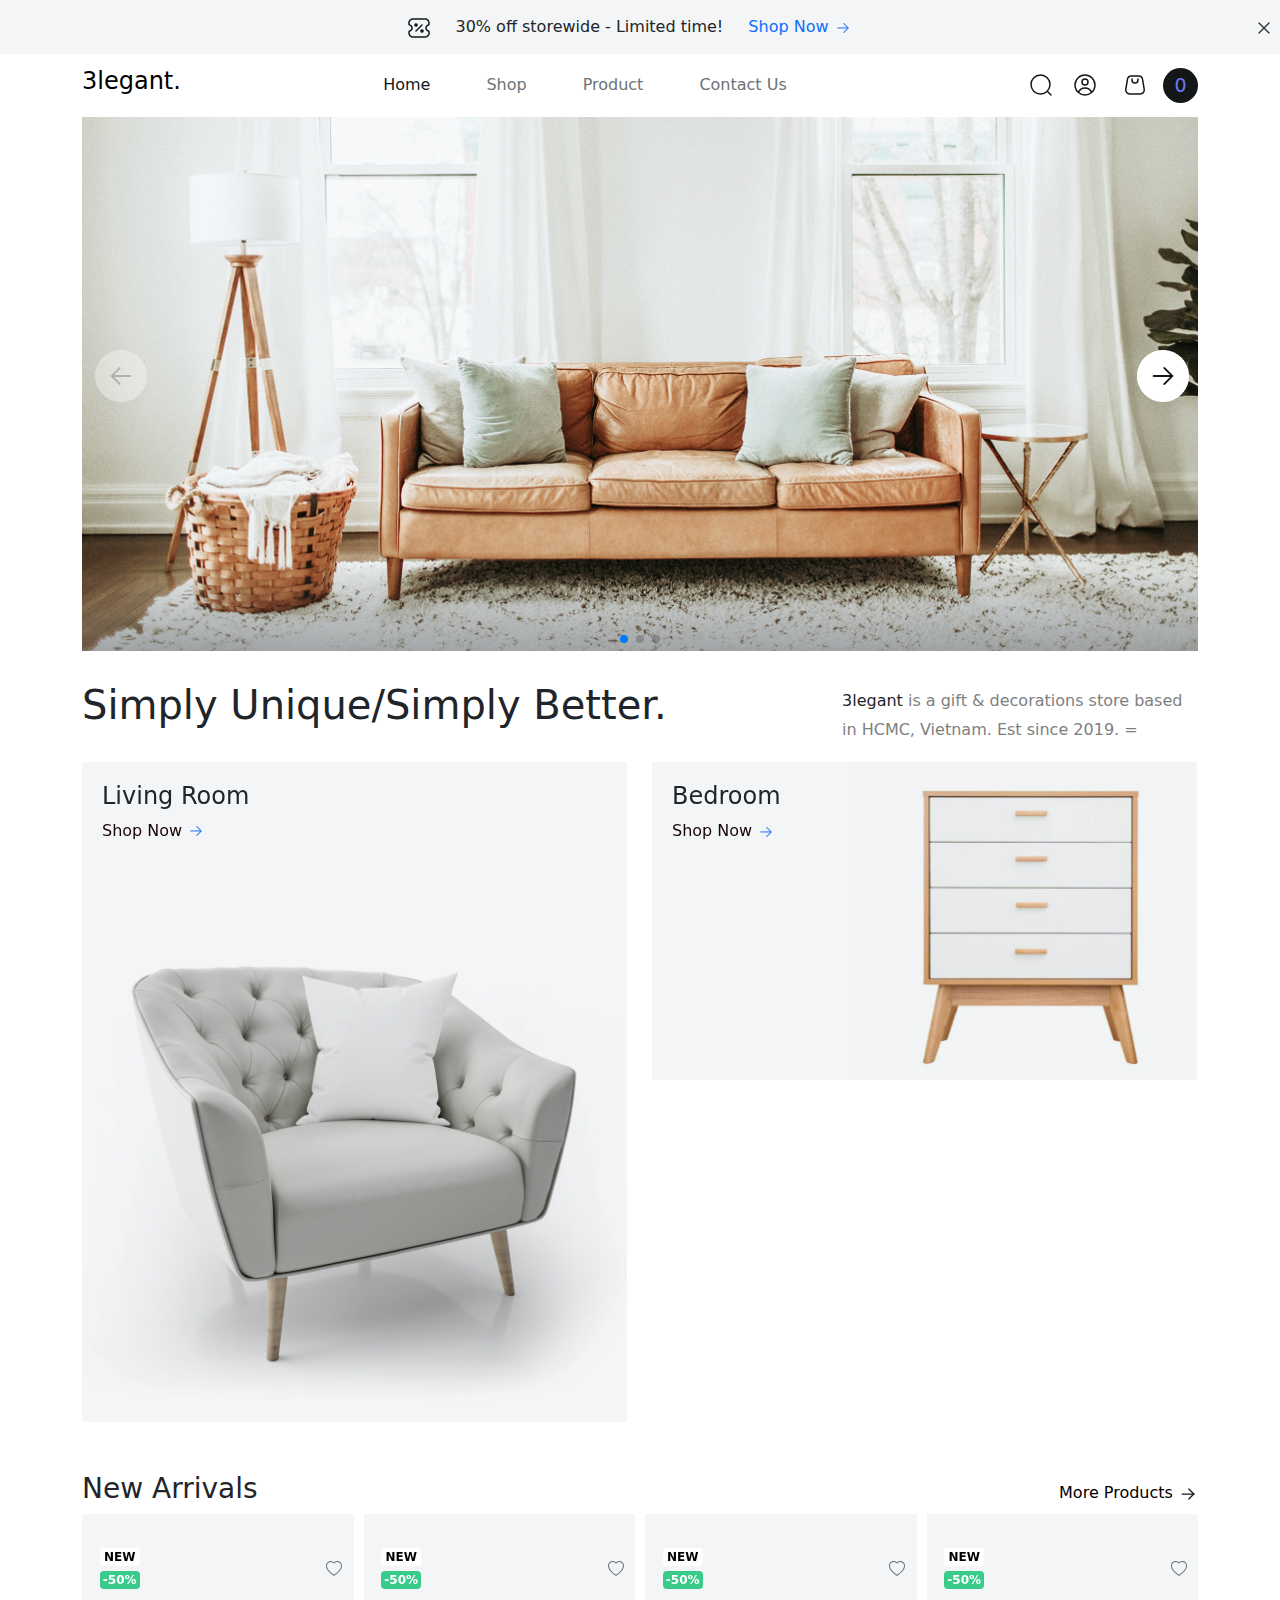
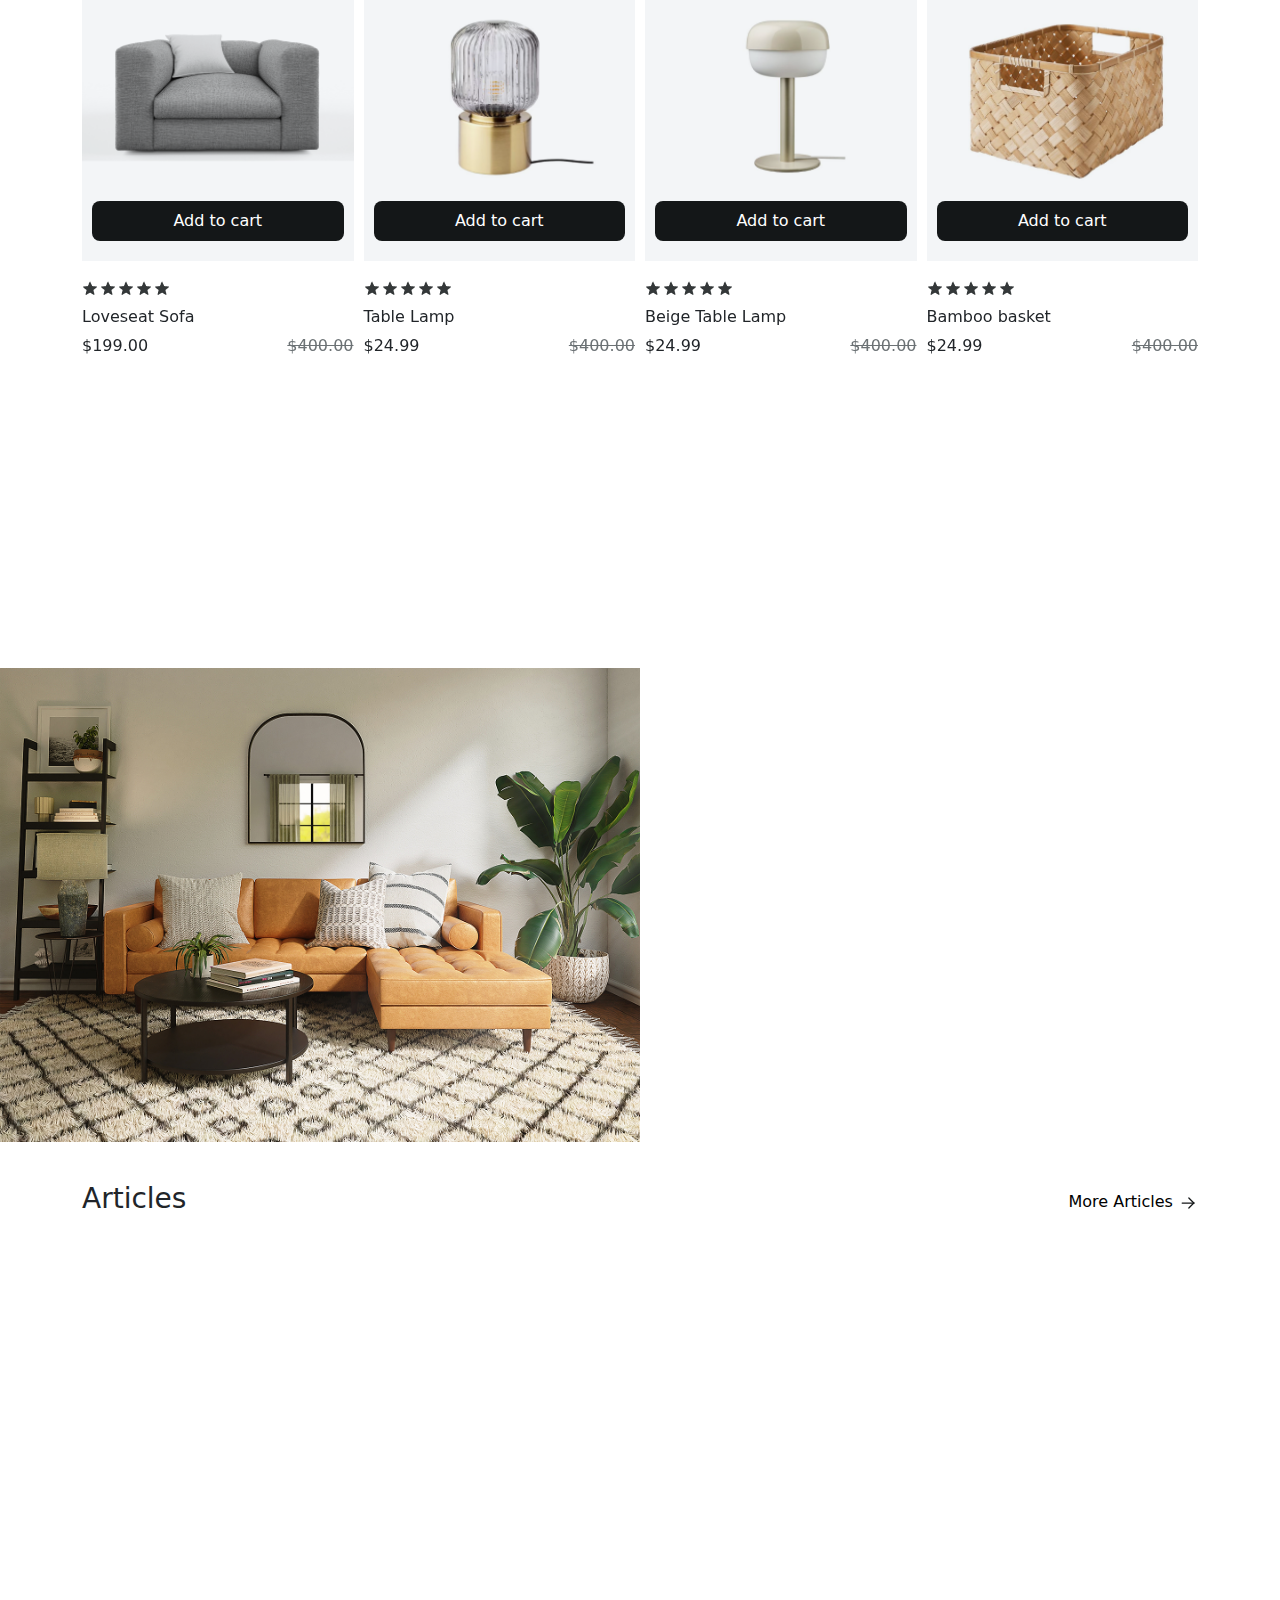
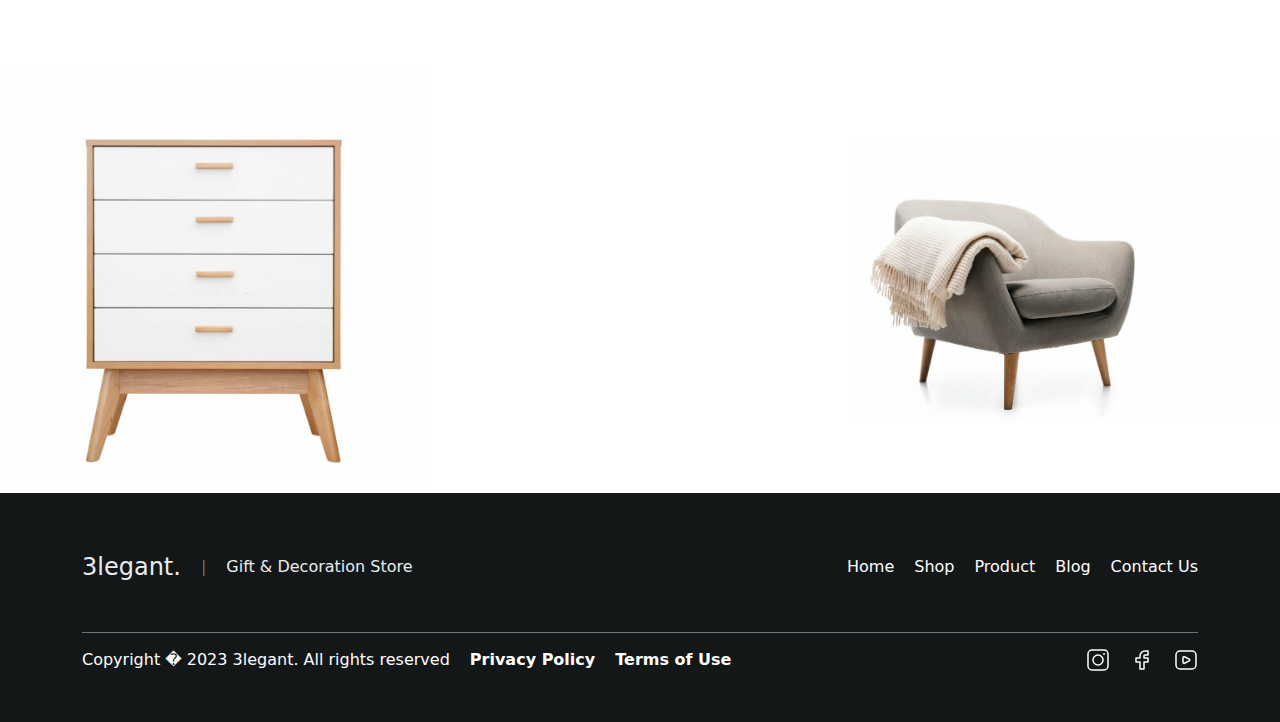
<file: home1.html>
﻿<html>
<head>
    <meta charset="utf-8" />
    <title>Furniture</title>
    <meta name="viewport" content="width=device-width, initial-scale=1, minimum-scale=1, maximum-scale=1" />
    <link rel="stylesheet" href="package/swiper-bundle.min.css" />
    <link rel="stylesheet" href="assets/home1Style.css" />
    <link rel="stylesheet" href="bootstrap-5.3.6-dist\css\bootstrap.min.css" />
    <link rel="stylesheet" href="bootstrap-5.3.6-dist\css\bootstrap.css" />
    <link rel="stylesheet" href="https://unpkg.com/aos@next/dist/aos.css" />
    <link rel="icon" href="assets/images/Vector.png" />
</head>
<body>
    <div class="notification-bar">
        <div class="text-center">
            <img src="assets/images/Vector.png" alt="" />
            <span>30% off storewide - Limited time!</span>
            <div>
                <a href="shop1.html">Shop Now</a>
                <img src="assets/images/arrow-right.png" alt="" />
            </div>
        </div>
        <img src="assets/images/Union.png" alt="" />
    </div>
    <div class="navigation-bar">
        <nav class="navbar navbar-expand-lg bg-body-tertiary">
            <div class="container container-fluid">
                <a class="navbar-brand" href="#"><h4>3legant.</h4></a>
                <button class="navbar-toggler" type="button" data-bs-toggle="offcanvas" data-bs-target="#offcanvasNavbar" aria-controls="offcanvasNavbar" aria-label="Toggle navigation">
                    <span class="navbar-toggler-icon"></span>
                </button>
                <div class="offcanvas offcanvas-end" tabindex="-1" id="offcanvasNavbar" aria-labelledby="offcanvasNavbarLabel">
                    <div class="offcanvas-header">
                        <h4 class="offcanvas-title" id="offcanvasNavbarLabel">3legant.</h4>
                        <button type="button" class="btn-close" data-bs-dismiss="offcanvas" aria-label="Close"></button>
                    </div>
                    <div class="offcanvas-body d-flex justify-content-between align-items-center">
                        <div class="input-search d-none">
                            <input type="search" placeholder="Search" />
                            <img src="assets/images/zoom.png" alt="" />
                        </div>
                        <ul class="navbar-nav justify-content-center flex-grow-1 pe-3">
                            <li class="nav-item">
                                <a class="nav-link active" aria-current="page" href="home1.html">Home</a>
                            </li>
                            <li class="nav-item">
                                <a class="nav-link" href="shop1.html">Shop</a>
                            </li>
                            <li class="nav-item">
                                <a class="nav-link" href="product.html">Product</a>
                            </li>
                            <li class="nav-item">
                                <a class="nav-link" href="contactUs.html">Contact Us</a>
                            </li>
                        </ul>
                        <div class="nav-icons d-flex justify-content-between">
                            <svg width="24" height="24" viewBox="0 0 24 24" fill="none" xmlns="http://www.w3.org/2000/svg">
                                <path d="M18.5 18.5L22 22M21 11.5C21 6.25329 16.7467 2 11.5 2C6.25329 2 2 6.25329 2 11.5C2 16.7467 6.25329 21 11.5 21C16.7467 21 21 16.7467 21 11.5Z" stroke="#141718" stroke-width="1.5" stroke-linecap="round" stroke-linejoin="round" />
                            </svg>
                            <a href="myAccount.html">
                                <svg width="24" height="24" viewBox="0 0 24 24" fill="none" xmlns="http://www.w3.org/2000/svg">
                                    <path d="M18.5588 19.5488C17.5654 16.8918 15.0036 15 12 15C8.99638 15 6.4346 16.8918 5.44117 19.5488M18.5588 19.5488C20.6672 17.7154 22 15.0134 22 12C22 6.47715 17.5228 2 12 2C6.47715 2 2 6.47715 2 12C2 15.0134 3.33285 17.7154 5.44117 19.5488M18.5588 19.5488C16.8031 21.0756 14.5095 22 12 22C9.49052 22 7.19694 21.0756 5.44117 19.5488M15 9C15 10.6569 13.6569 12 12 12C10.3431 12 9 10.6569 9 9C9 7.34315 10.3431 6 12 6C13.6569 6 15 7.34315 15 9Z" stroke="#141718" stroke-width="1.5" stroke-linejoin="round" />
                                </svg>
                            </a>
                        </div>
                        <div class="d-none">
                            <div>
                                <input type="text" placeholder="Cart" />
                                <div class="icons d-flex justify-content-between align-items-center">
                                    <svg width="24" height="24" viewBox="0 0 24 24" fill="none" xmlns="http://www.w3.org/2000/svg">
                                        <path d="M9 6L9 7C9 8.65685 10.3431 10 12 10C13.6569 10 15 8.65685 15 7V6" stroke="#141718" stroke-width="1.5" stroke-linecap="round" stroke-linejoin="round" />
                                        <path d="M15.6115 3H8.38851C6.43316 3 4.7644 4.41365 4.44294 6.3424L2.77627 16.3424C2.36992 18.7805 4.25009 21 6.72185 21H17.2782C19.7499 21 21.6301 18.7805 21.2237 16.3424L19.5571 6.3424C19.2356 4.41365 17.5669 3 15.6115 3Z" stroke="#141718" stroke-width="1.5" stroke-linejoin="round" />
                                    </svg>
                                    <span class="prod-num">0</span>
                                </div>
                            </div>
                            <div>
                                <input type="text" placeholder="Wishlist" />
                                <div class="icons d-flex justify-content-between align-items-center">
                                    <svg width="24" height="25" viewBox="0 0 24 25" fill="#000000" xmlns="http://www.w3.org/2000/svg">
                                        <path fill-rule="evenodd" clip-rule="evenodd" d="M12.6924 7.58373C12.3055 7.95505 11.6945 7.95505 11.3076 7.58373L10.6152 6.91927C9.80477 6.14154 8.70994 5.66667 7.5 5.66667C5.01472 5.66667 3 7.68139 3 10.1667C3 12.5493 4.28979 14.5167 6.15176 16.1332C8.01532 17.7511 10.2434 18.8241 11.5746 19.3717C11.853 19.4862 12.147 19.4862 12.4254 19.3717C13.7566 18.8241 15.9847 17.7511 17.8482 16.1332C19.7102 14.5167 21 12.5493 21 10.1667C21 7.68139 18.9853 5.66667 16.5 5.66667C15.2901 5.66667 14.1952 6.14154 13.3848 6.91927L12.6924 7.58373ZM12 5.47624C10.8321 4.35548 9.24649 3.66667 7.5 3.66667C3.91015 3.66667 1 6.57682 1 10.1667C1 16.5349 7.97034 20.0517 10.8138 21.2214C11.5796 21.5364 12.4204 21.5364 13.1862 21.2214C16.0297 20.0517 23 16.5349 23 10.1667C23 6.57682 20.0899 3.66667 16.5 3.66667C14.7535 3.66667 13.1679 4.35548 12 5.47624Z" fill="#141718" />
                                    </svg>
                                    <span class="prod-num">0</span>
                                </div>
                            </div>
                            <a href="signIn.html">Sign In</a>
                            <div class="d-flex justify-content-between align-items-center">
                                <svg width="24" height="24" viewBox="0 0 24 24" fill="none" xmlns="http://www.w3.org/2000/svg">
                                    <rect x="2" y="2" width="20" height="20" rx="4" stroke="#141718" stroke-width="1.5" />
                                    <circle cx="18" cy="6" r="1" fill="#141718" />
                                    <circle cx="12" cy="12" r="5" stroke="#141718" stroke-width="1.5" />
                                </svg>
                                <svg width="24" height="24" viewBox="0 0 24 24" fill="none" xmlns="http://www.w3.org/2000/svg">
                                    <path d="M18 3H15C12.2386 3 10 5.23858 10 8V10H6V14H10V21H14V14H18V10H14V8C14 7.44772 14.4477 7 15 7H18V3Z" stroke="#141718" stroke-width="1.5" stroke-linecap="round" stroke-linejoin="round" />
                                </svg>
                                <svg width="24" height="24" viewBox="0 0 24 24" fill="none" xmlns="http://www.w3.org/2000/svg">
                                    <rect x="2" y="3" width="20" height="18" rx="4" stroke="#141718" stroke-width="1.5" />
                                    <path d="M10.4472 8.72361L15.2111 11.1056C15.9482 11.4741 15.9482 12.5259 15.2111 12.8944L10.4472 15.2764C9.78231 15.6088 9 15.1253 9 14.382V9.61803C9 8.87465 9.78231 8.39116 10.4472 8.72361Z" stroke="#141718" stroke-width="1.5" stroke-linecap="round" />
                                </svg>
                            </div>
                        </div>
                    </div>
                </div>
                <div class="d-flex justify-content-between">
                    <button type="button" data-bs-toggle="offcanvas" data-bs-target="#cartOffcanvasRight" aria-controls="offcanvasRight" class="bg-transparent border border-0" id="cartIcon">
                        <svg width="24" height="24" viewBox="0 0 24 24" fill="none" xmlns="http://www.w3.org/2000/svg">
                            <path d="M9 6L9 7C9 8.65685 10.3431 10 12 10C13.6569 10 15 8.65685 15 7V6" stroke="#141718" stroke-width="1.5" stroke-linecap="round" stroke-linejoin="round" />
                            <path d="M15.6115 3H8.38851C6.43316 3 4.7644 4.41365 4.44294 6.3424L2.77627 16.3424C2.36992 18.7805 4.25009 21 6.72185 21H17.2782C19.7499 21 21.6301 18.7805 21.2237 16.3424L19.5571 6.3424C19.2356 4.41365 17.5669 3 15.6115 3Z" stroke="#141718" stroke-width="1.5" stroke-linejoin="round" />
                        </svg>
                    </button>

                    <span class="prod-num">0</span>

                </div>

            </div>

        </nav>
        <div class="offcanvas offcanvas-end" tabindex="-1" id="cartOffcanvasRight" aria-labelledby="offcanvasRightLabel">
            <div class="offcanvas-header">
                <h5 class="offcanvas-title" id="offcanvasRightLabel">Cart</h5>
                <button type="button" class="btn-close" data-bs-dismiss="offcanvas" aria-label="Close"></button>
            </div>
            <div class="offcanvas-body">
                <div class="offcanvas-products" style="margin-bottom: 50px;">
                </div>
                <div class="d-flex justify-content-between align-items-center subtotal">
                    <p>Subtotal</p>
                    <h5></h5>
                </div>
                <div class="d-flex justify-content-between align-items-center total">
                    <h4>Total</h4>
                    <h4></h4>
                </div>
                <button class="checkout">Checkout</button>
                <div class="view-cart">
                    <a href="cart.html">View Cart</a>
                </div>
            </div>
        </div>
    </div>
    <div class="container slider-section">
        <!-- Swiper -->
        <div class="swiper mySwiper">
            <div class="swiper-wrapper">
                <div class="swiper-slide">
                    <img src="assets/images/coch.png" alt="" />
                </div>
                <div class="swiper-slide">
                    <img src="assets/images/coch.png" alt="" />
                </div>
                <div class="swiper-slide">
                    <img src="assets/images/coch.png" alt="" />
                </div>
            </div>
            <div class="swiper-button-next">
                <img src="assets/images/right-arrow.png" alt="" />
            </div>
            <div class="swiper-button-prev">
                <img src="assets/images/left-arrow.png" alt="" />
            </div>
            <div class="swiper-pagination"></div>
        </div>
        <div class="row">
            <h1 class="col-lg-8 col-md-6 col-sm-12">Simply Unique/Simply Better.</h1>
            <div class="col-lg-4 col-md-6 col-sm-12 mt-2"><h6>3legant</h6><span> is a gift & decorations store based in HCMC, Vietnam. Est since 2019. =</span></div>
        </div>
    </div>
    <div class="container d-flex align-items-center banner-grid">
        <div data-aos="fade-right" data-aos-delay="700">
            <img src="assets/images/prod1.png" alt="" />
            <div>
                <h4>Living Room</h4>
                <div class="shop-link">
                    <a href="shop1.html">Shop Now</a>
                    <img src="assets/images/arrow-right.png" alt="" />
                </div>
            </div>
        </div>
        <div class="d-flex flex-column justify-content-between">
            <div data-aos="fade-left" data-aos-delay="700">
                <img src="assets/images/prod2.png" alt="" />
                <div>
                    <h4>Bedroom</h4>
                    <div class="shop-link">
                        <a href="shop1.html">Shop Now</a>
                        <img src="assets/images/arrow-right.png" alt="" />
                    </div>
                </div>
            </div>
            <div data-aos="fade-left" data-aos-delay="700">
                <img src="assets/images/prod2.png" alt="" />
                <div>
                    <h4>Kitchen</h4>
                    <div class="shop-link">
                        <a href="prod3.html">Shop Now</a>
                        <img src="assets/images/arrow-right.png" alt="" />
                    </div>
                </div>
            </div>
        </div>
    </div>
    <div class="container product-carousel">
        <div class="d-flex justify-content-between align-items-center">
            <h3>New Arrivals</h3>
            <div>
                <a href="#">More Products</a>
                <svg width="20" height="20" viewBox="0 0 20 20" fill="#000000" xmlns="http://www.w3.org/2000/svg">
                    <path d="M4.16669 10H15.8333" stroke="#141718" stroke-width="1.25" stroke-linecap="round" stroke-linejoin="round" />
                    <path d="M10.8333 15L15.8333 10" stroke="#141718" stroke-width="1.25" stroke-linecap="round" stroke-linejoin="round" />
                    <path d="M10.8333 5L15.8333 10" stroke="#141718" stroke-width="1.25" stroke-linecap="round" stroke-linejoin="round" />
                </svg>
            </div>
        </div>
        <!-- Swiper -->
        <div class="swiper mySwiper1">
            <div class="swiper-wrapper">
                <div class="swiper-slide" data-aos="flip-right" data-aos-duration="1500">
                    <div class="prod-card-head">
                        <img src="assets/images/product1.png" alt="" id="img-1" />
                        <div class="badge d-flex justify-content-between align-items-center">
                            <div>
                                <p>NEW</p>
                                <span>-50%</span>
                            </div>
                            <svg xmlns="http://www.w3.org/2000/svg" width="16" height="16" fill="#6C7275" class="bi bi-heart" viewBox="0 0 16 16" id="notFavIcon-1">
                                <path d="m8 2.748-.717-.737C5.6.281 2.514.878 1.4 3.053c-.523 1.023-.641 2.5.314 4.385.92 1.815 2.834 3.989 6.286 6.357 3.452-2.368 5.365-4.542 6.286-6.357.955-1.886.838-3.362.314-4.385C13.486.878 10.4.28 8.717 2.01zM8 15C-7.333 4.868 3.279-3.04 7.824 1.143q.09.083.176.171a3 3 0 0 1 .176-.17C12.72-3.042 23.333 4.867 8 15" />
                            </svg>
                            <svg xmlns="http://www.w3.org/2000/svg" width="16" height="16" fill="#6C7275" class="bi bi-heart-fill d-none" viewBox="0 0 16 16" id="favIcon-1">
                                <path fill-rule="evenodd" d="M8 1.314C12.438-3.248 23.534 4.735 8 15-7.534 4.736 3.562-3.248 8 1.314" />
                            </svg>
                        </div>
                        <button data-num="1" class="add-btn">Add to cart</button>
                    </div>
                    <div class="prod-card-body">
                        <img src="assets/images/Rating Group.png" alt="" />
                        <h6 id="name-1">Loveseat Sofa</h6>
                        <div class="prod-price d-flex justify-content-between align-items-center">
                            <span id="price-1">$199.00</span>
                            <span>$400.00</span>
                        </div>
                    </div>
                </div>
                <div class="swiper-slide" data-aos="flip-right" data-aos-duration="1500">
                    <div class="prod-card-head">
                        <img src="assets/images/product2.png" alt="" id="img-2" />
                        <div class="badge d-flex justify-content-between align-items-center">
                            <div>
                                <p>NEW</p>
                                <span>-50%</span>
                            </div>
                            <svg xmlns="http://www.w3.org/2000/svg" width="16" height="16" fill="#6C7275" class="bi bi-heart" viewBox="0 0 16 16" id="notFavIcon-2">
                                <path d="m8 2.748-.717-.737C5.6.281 2.514.878 1.4 3.053c-.523 1.023-.641 2.5.314 4.385.92 1.815 2.834 3.989 6.286 6.357 3.452-2.368 5.365-4.542 6.286-6.357.955-1.886.838-3.362.314-4.385C13.486.878 10.4.28 8.717 2.01zM8 15C-7.333 4.868 3.279-3.04 7.824 1.143q.09.083.176.171a3 3 0 0 1 .176-.17C12.72-3.042 23.333 4.867 8 15" />
                            </svg>
                            <svg xmlns="http://www.w3.org/2000/svg" width="16" height="16" fill="#6C7275" class="bi bi-heart-fill d-none" viewBox="0 0 16 16" id="favIcon-2">
                                <path fill-rule="evenodd" d="M8 1.314C12.438-3.248 23.534 4.735 8 15-7.534 4.736 3.562-3.248 8 1.314" />
                            </svg>
                        </div>
                        <button data-num="2" class="add-btn">Add to cart</button>
                    </div>
                    <div class="prod-card-body">
                        <img src="assets/images/Rating Group.png" alt="" />
                        <h6 id="name-2">Table Lamp</h6>
                        <div class="prod-price d-flex justify-content-between align-items-center">
                            <span id="price-2">$24.99</span>
                            <span>$400.00</span>
                        </div>
                    </div>
                </div>
                <div class="swiper-slide" data-aos="flip-right" data-aos-duration="1500">
                    <div class="prod-card-head">
                        <img src="assets/images/product3.png" alt="" id="img-3" />
                        <div class="badge d-flex justify-content-between align-items-center">
                            <div>
                                <p>NEW</p>
                                <span>-50%</span>
                            </div>
                            <svg xmlns="http://www.w3.org/2000/svg" width="16" height="16" fill="#6C7275" class="bi bi-heart" viewBox="0 0 16 16" id="notFavIcon-3">
                                <path d="m8 2.748-.717-.737C5.6.281 2.514.878 1.4 3.053c-.523 1.023-.641 2.5.314 4.385.92 1.815 2.834 3.989 6.286 6.357 3.452-2.368 5.365-4.542 6.286-6.357.955-1.886.838-3.362.314-4.385C13.486.878 10.4.28 8.717 2.01zM8 15C-7.333 4.868 3.279-3.04 7.824 1.143q.09.083.176.171a3 3 0 0 1 .176-.17C12.72-3.042 23.333 4.867 8 15" />
                            </svg>
                            <svg xmlns="http://www.w3.org/2000/svg" width="16" height="16" fill="#6C7275" class="bi bi-heart-fill d-none" viewBox="0 0 16 16" id="favIcon-3">
                                <path fill-rule="evenodd" d="M8 1.314C12.438-3.248 23.534 4.735 8 15-7.534 4.736 3.562-3.248 8 1.314" />
                            </svg>
                        </div>
                        <button data-num="3" class="add-btn">Add to cart</button>
                    </div>
                    <div class="prod-card-body">
                        <img src="assets/images/Rating Group.png" alt=""/>
                        <h6 id="name-3">Beige Table Lamp</h6>
                        <div class="prod-price d-flex justify-content-between align-items-center">
                            <span id="price-3">$24.99</span>
                            <span>$400.00</span>
                        </div>
                    </div>
                </div>
                <div class="swiper-slide" data-aos="flip-right" data-aos-duration="1500">
                    <div class="prod-card-head">
                        <img src="assets/images/product4.png" alt="" id="img-4" />
                        <div class="badge d-flex justify-content-between align-items-center">
                            <div>
                                <p>NEW</p>
                                <span>-50%</span>
                            </div>
                            <svg xmlns="http://www.w3.org/2000/svg" width="16" height="16" fill="#6C7275" class="bi bi-heart" viewBox="0 0 16 16" id="notFavIcon-4">
                                <path d="m8 2.748-.717-.737C5.6.281 2.514.878 1.4 3.053c-.523 1.023-.641 2.5.314 4.385.92 1.815 2.834 3.989 6.286 6.357 3.452-2.368 5.365-4.542 6.286-6.357.955-1.886.838-3.362.314-4.385C13.486.878 10.4.28 8.717 2.01zM8 15C-7.333 4.868 3.279-3.04 7.824 1.143q.09.083.176.171a3 3 0 0 1 .176-.17C12.72-3.042 23.333 4.867 8 15" />
                            </svg>
                            <svg xmlns="http://www.w3.org/2000/svg" width="16" height="16" fill="#6C7275" class="bi bi-heart-fill d-none" viewBox="0 0 16 16" id="favIcon-4">
                                <path fill-rule="evenodd" d="M8 1.314C12.438-3.248 23.534 4.735 8 15-7.534 4.736 3.562-3.248 8 1.314" />
                            </svg>
                        </div>
                        <button data-num="4" class="add-btn">Add to cart</button>
                    </div>
                    <div class="prod-card-body">
                        <img src="assets/images/Rating Group.png" alt="" />
                        <h6 id="name-4">Bamboo basket</h6>
                        <div class="prod-price d-flex justify-content-between align-items-center">
                            <span id="price-4">$24.99</span>
                            <span>$400.00</span>
                        </div>
                    </div>
                </div>
                <div class="swiper-slide" data-aos="flip-right" data-aos-duration="1500">
                    <div class="prod-card-head">
                        <img src="assets/images/product5.png" alt="" id="img-5" />
                        <div class="badge d-flex justify-content-between align-items-center">
                            <div>
                                <p>NEW</p>
                                <span>-50%</span>
                            </div>
                            <svg xmlns="http://www.w3.org/2000/svg" width="16" height="16" fill="#6C7275" class="bi bi-heart" viewBox="0 0 16 16" id="notFavIcon-5">
                                <path d="m8 2.748-.717-.737C5.6.281 2.514.878 1.4 3.053c-.523 1.023-.641 2.5.314 4.385.92 1.815 2.834 3.989 6.286 6.357 3.452-2.368 5.365-4.542 6.286-6.357.955-1.886.838-3.362.314-4.385C13.486.878 10.4.28 8.717 2.01zM8 15C-7.333 4.868 3.279-3.04 7.824 1.143q.09.083.176.171a3 3 0 0 1 .176-.17C12.72-3.042 23.333 4.867 8 15" />
                            </svg>
                            <svg xmlns="http://www.w3.org/2000/svg" width="16" height="16" fill="#6C7275" class="bi bi-heart-fill d-none" viewBox="0 0 16 16" id="favIcon-5">
                                <path fill-rule="evenodd" d="M8 1.314C12.438-3.248 23.534 4.735 8 15-7.534 4.736 3.562-3.248 8 1.314" />
                            </svg>
                        </div>
                        <button data-num="5" class="add-btn">Add to cart</button>
                    </div>
                    <div class="prod-card-body">
                        <img src="assets/images/Rating Group.png" alt="" />
                        <h6 id="name-5">Toasted</h6>
                        <div class="prod-price d-flex justify-content-between align-items-center">
                            <span id="price-5">$199.00</span>
                            <span>$400.00</span>
                        </div>
                    </div>
                </div>
                <div class="swiper-slide" data-aos="flip-right" data-aos-duration="1500">
                    <div class="prod-card-head">
                        <img src="assets/images/product6.png" alt="" id="img-6" />
                        <div class="badge d-flex justify-content-between align-items-center">
                            <div>
                                <p>NEW</p>
                                <span>-50%</span>
                            </div>
                            <svg xmlns="http://www.w3.org/2000/svg" width="16" height="16" fill="#6C7275" class="bi bi-heart" viewBox="0 0 16 16" id="notFavIcon-6">
                                <path d="m8 2.748-.717-.737C5.6.281 2.514.878 1.4 3.053c-.523 1.023-.641 2.5.314 4.385.92 1.815 2.834 3.989 6.286 6.357 3.452-2.368 5.365-4.542 6.286-6.357.955-1.886.838-3.362.314-4.385C13.486.878 10.4.28 8.717 2.01zM8 15C-7.333 4.868 3.279-3.04 7.824 1.143q.09.083.176.171a3 3 0 0 1 .176-.17C12.72-3.042 23.333 4.867 8 15" />
                            </svg>
                            <svg xmlns="http://www.w3.org/2000/svg" width="16" height="16" fill="#6C7275" class="bi bi-heart-fill d-none" viewBox="0 0 16 16" id="favIcon-6">
                                <path fill-rule="evenodd" d="M8 1.314C12.438-3.248 23.534 4.735 8 15-7.534 4.736 3.562-3.248 8 1.314" />
                            </svg>
                        </div>
                        <button data-num="6" class="add-btn">Add to cart</button>
                    </div>
                    <div class="prod-card-body">
                        <img src="assets/images/Rating Group.png" alt="" />
                        <h6 id="name-6">Bamboo basket</h6>
                        <div class="prod-price d-flex justify-content-between align-items-center">
                            <span id="price-6">$24.99</span>
                            <span>$400.00</span>
                        </div>
                    </div>
                </div>
            </div>
            <div class="swiper-scrollbar"></div>
        </div>
    </div>
    <div class="container d-flex justify-content-between align-items-center values">
        <div data-aos="flip-left" data-aos-duration="2000" data-aos-delay="700">
            <img src="assets/images/fast delivery.png" alt="" />
            <h6>Free Shipping</h6>
            <span>Order above $200</span>
        </div>
        <div data-aos="flip-right" data-aos-duration="2000" data-aos-delay="700">
            <img src="assets/images/money.png" alt="" />
            <h6>Money-back</h6>
            <span>30 days guarantee</span>
        </div>
        <div data-aos="flip-left" data-aos-duration="2000" data-aos-delay="700">
            <img src="assets/images/lock.png" alt="" />
            <h6>Secure Payments</h6>
            <span>Secured by Stripe</span>
        </div>
        <div data-aos="flip-right" data-aos-duration="2000" data-aos-delay="700">
            <img src="assets/images/call.png" alt="" />
            <h6>24/7 Support</h6>
            <span>Phone and Email support</span>
        </div>
    </div>
    <div class="banner d-flex justify-content-center">
        <div>
            <img src="assets/images/bannerImg.png" alt="" />
        </div>
        <div data-aos="fade-left" data-aos-duration="2000">
            <span>SALE UP TO 35% OFF</span>
            <h3>HUNDREDS of New lower prices!</h3>
            <p>It�s more affordable than ever to give every room in your home a stylish makeover</p>
            <div class="shop-link">
                <a href="shop1.html">Shop Now</a>
                <svg width="20" height="20" viewBox="0 0 20 20" fill="#000000" xmlns="http://www.w3.org/2000/svg">
                    <path d="M4.16666 10H15.8333" stroke="#141718" stroke-width="1.25" stroke-linecap="round" stroke-linejoin="round" />
                    <path d="M10.8333 15L15.8333 10" stroke="#141718" stroke-width="1.25" stroke-linecap="round" stroke-linejoin="round" />
                    <path d="M10.8333 5L15.8333 10" stroke="#141718" stroke-width="1.25" stroke-linecap="round" stroke-linejoin="round" />
                </svg>
            </div>
        </div>
    </div>
    <div class="blog-section container">
        <div class="d-flex justify-content-between align-items-center">
            <h3>Articles</h3>
            <div>
                <a href="#">More Articles</a>
                <svg width="20" height="20" viewBox="0 0 20 20" fill="#000000" xmlns="http://www.w3.org/2000/svg">
                    <path d="M4.16669 10H15.8333" stroke="#141718" stroke-width="1.25" stroke-linecap="round" stroke-linejoin="round" />
                    <path d="M10.8333 15L15.8333 10" stroke="#141718" stroke-width="1.25" stroke-linecap="round" stroke-linejoin="round" />
                    <path d="M10.8333 5L15.8333 10" stroke="#141718" stroke-width="1.25" stroke-linecap="round" stroke-linejoin="round" />
                </svg>
            </div>
        </div>
        <div class="d-flex justify-content-between align-items-center">
            <div class="article-card" data-aos="zoom-in-right" data-aos-duration="1000">
                <div class="article-img">
                    <img src="assets/images/articleImg1.png" alt="" />
                </div>
                <h5>7 ways to decor your home</h5>
                <div>
                    <a href="#">Read More</a>
                    <svg width="20" height="20" viewBox="0 0 20 20" fill="#000000" xmlns="http://www.w3.org/2000/svg">
                        <path d="M4.16669 10H15.8333" stroke="#141718" stroke-width="1.25" stroke-linecap="round" stroke-linejoin="round" />
                        <path d="M10.8333 15L15.8333 10" stroke="#141718" stroke-width="1.25" stroke-linecap="round" stroke-linejoin="round" />
                        <path d="M10.8333 5L15.8333 10" stroke="#141718" stroke-width="1.25" stroke-linecap="round" stroke-linejoin="round" />
                    </svg>
                </div>
            </div>
            <div class="article-card" data-aos="zoom-in-up" data-aos-duration="1000">
                <div class="article-img">
                    <img src="assets/images/articleImg2.png" alt="" />
                </div>
                <h5>Kitchen organization</h5>
                <div>
                    <a href="#">Read More</a>
                    <svg width="20" height="20" viewBox="0 0 20 20" fill="#000000" xmlns="http://www.w3.org/2000/svg">
                        <path d="M4.16669 10H15.8333" stroke="#141718" stroke-width="1.25" stroke-linecap="round" stroke-linejoin="round" />
                        <path d="M10.8333 15L15.8333 10" stroke="#141718" stroke-width="1.25" stroke-linecap="round" stroke-linejoin="round" />
                        <path d="M10.8333 5L15.8333 10" stroke="#141718" stroke-width="1.25" stroke-linecap="round" stroke-linejoin="round" />
                    </svg>
                </div>
            </div>
            <div class="article-card" data-aos="zoom-in-left" data-aos-duration="1000">
                <div class="article-img">
                    <img src="assets/images/articleImg3.png" alt="" />
                </div>
                <h5>Decor your bedroom</h5>
                <div>
                    <a href="#">Read More</a>
                    <svg width="20" height="20" viewBox="0 0 20 20" fill="#000000" xmlns="http://www.w3.org/2000/svg">
                        <path d="M4.16669 10H15.8333" stroke="#141718" stroke-width="1.25" stroke-linecap="round" stroke-linejoin="round" />
                        <path d="M10.8333 15L15.8333 10" stroke="#141718" stroke-width="1.25" stroke-linecap="round" stroke-linejoin="round" />
                        <path d="M10.8333 5L15.8333 10" stroke="#141718" stroke-width="1.25" stroke-linecap="round" stroke-linejoin="round" />
                    </svg>
                </div>
            </div>
        </div>
    </div>
    <div class="newsLetter d-flex justify-content-center align-items-center">
        <div>
            <img src="assets/images/drawers.jpg" alt="" />
        </div>
        <div class="text-center">
            <h3 data-aos="fade-up" data-aos-duration="1000">Join Our Newsletter</h3>
            <p data-aos="fade-up" data-aos-duration="1500">Sign up for deals, new products and promotions</p>
            <input type="email" placeholder="Email address" data-aos="fade-up" data-aos-duration="2000" />
            <div class="d-flex justify-content-between align-items-center" data-aos="fade-up" data-aos-duration="2500">
                <img src="assets/images/envelope.png" alt="" />
                <a href="signUp.html">Signup</a>
            </div>
        </div>
        <div>
            <img src="assets/images/chair.jpg" alt="" />
        </div>
    </div>
    <div class="footer">
        <div class="container">
            <div class="d-flex justify-content-between align-items-center footer-content">
                <div class="d-flex align-items-center">
                    <h4>3legant.</h4>
                    <span>|</span>
                    <p>Gift & Decoration Store</p>
                </div>
                <div class="d-flex align-items-center">
                    <div><a href="home1.html">Home</a></div>
                    <div><a href="shop1.html">Shop</a></div>
                    <div><a href="product.html">Product</a></div>
                    <div><a href="blog.html">Blog</a></div>
                    <div><a href="contactUs.html">Contact Us</a></div>
                </div>
            </div>
            <div class="d-flex justify-content-between align-items-center bottom-bar">
                <div class="d-flex align-items-center">
                    <p>Copyright � 2023 3legant. All rights reserved</p>
                    <a href="#">Privacy Policy</a>
                    <a href="#">Terms of Use</a>
                </div>
                <div class="d-flex align-items-center">
                    <svg width="24" height="24" viewBox="0 0 24 24" fill="none" xmlns="http://www.w3.org/2000/svg">
                        <rect x="2" y="2" width="20" height="20" rx="4" stroke="#FEFEFE" stroke-width="1.5" />
                        <circle cx="18" cy="6" r="1" fill="#FEFEFE" />
                        <circle cx="12" cy="12" r="5" stroke="#FEFEFE" stroke-width="1.5" />
                    </svg>
                    <svg width="24" height="24" viewBox="0 0 24 24" fill="none" xmlns="http://www.w3.org/2000/svg">
                        <path d="M18 3H15C12.2386 3 10 5.23858 10 8V10H6V14H10V21H14V14H18V10H14V8C14 7.44772 14.4477 7 15 7H18V3Z" stroke="#FEFEFE" stroke-width="1.5" stroke-linecap="round" stroke-linejoin="round" />
                    </svg>
                    <svg width="24" height="24" viewBox="0 0 24 24" fill="none" xmlns="http://www.w3.org/2000/svg">
                        <rect x="2" y="3" width="20" height="18" rx="4" stroke="#FEFEFE" stroke-width="1.5" />
                        <path d="M10.4472 8.72361L15.2111 11.1056C15.9482 11.4741 15.9482 12.5259 15.2111 12.8944L10.4472 15.2764C9.78231 15.6088 9 15.1253 9 14.382V9.61803C9 8.87465 9.78231 8.39116 10.4472 8.72361Z" stroke="#FEFEFE" stroke-width="1.5" stroke-linecap="round" />
                    </svg>
                </div>
            </div>
        </div>
    </div>

    <script src="package/swiper-element-bundle.min.js"></script>
    <script src="package/swiper-bundle.min.js"></script>
    <script src="https://unpkg.com/aos@next/dist/aos.js"></script>
    <script>
        AOS.init();
    </script>
    <script src="bootstrap-5.3.6-dist\js\bootstrap.bundle.min.js"></script>
    <script src="bootstrap-5.3.6-dist\js\bootstrap.bundle.js"></script>
    <script src="assets/jScript.js"></script>

</body>
</html>
</file>
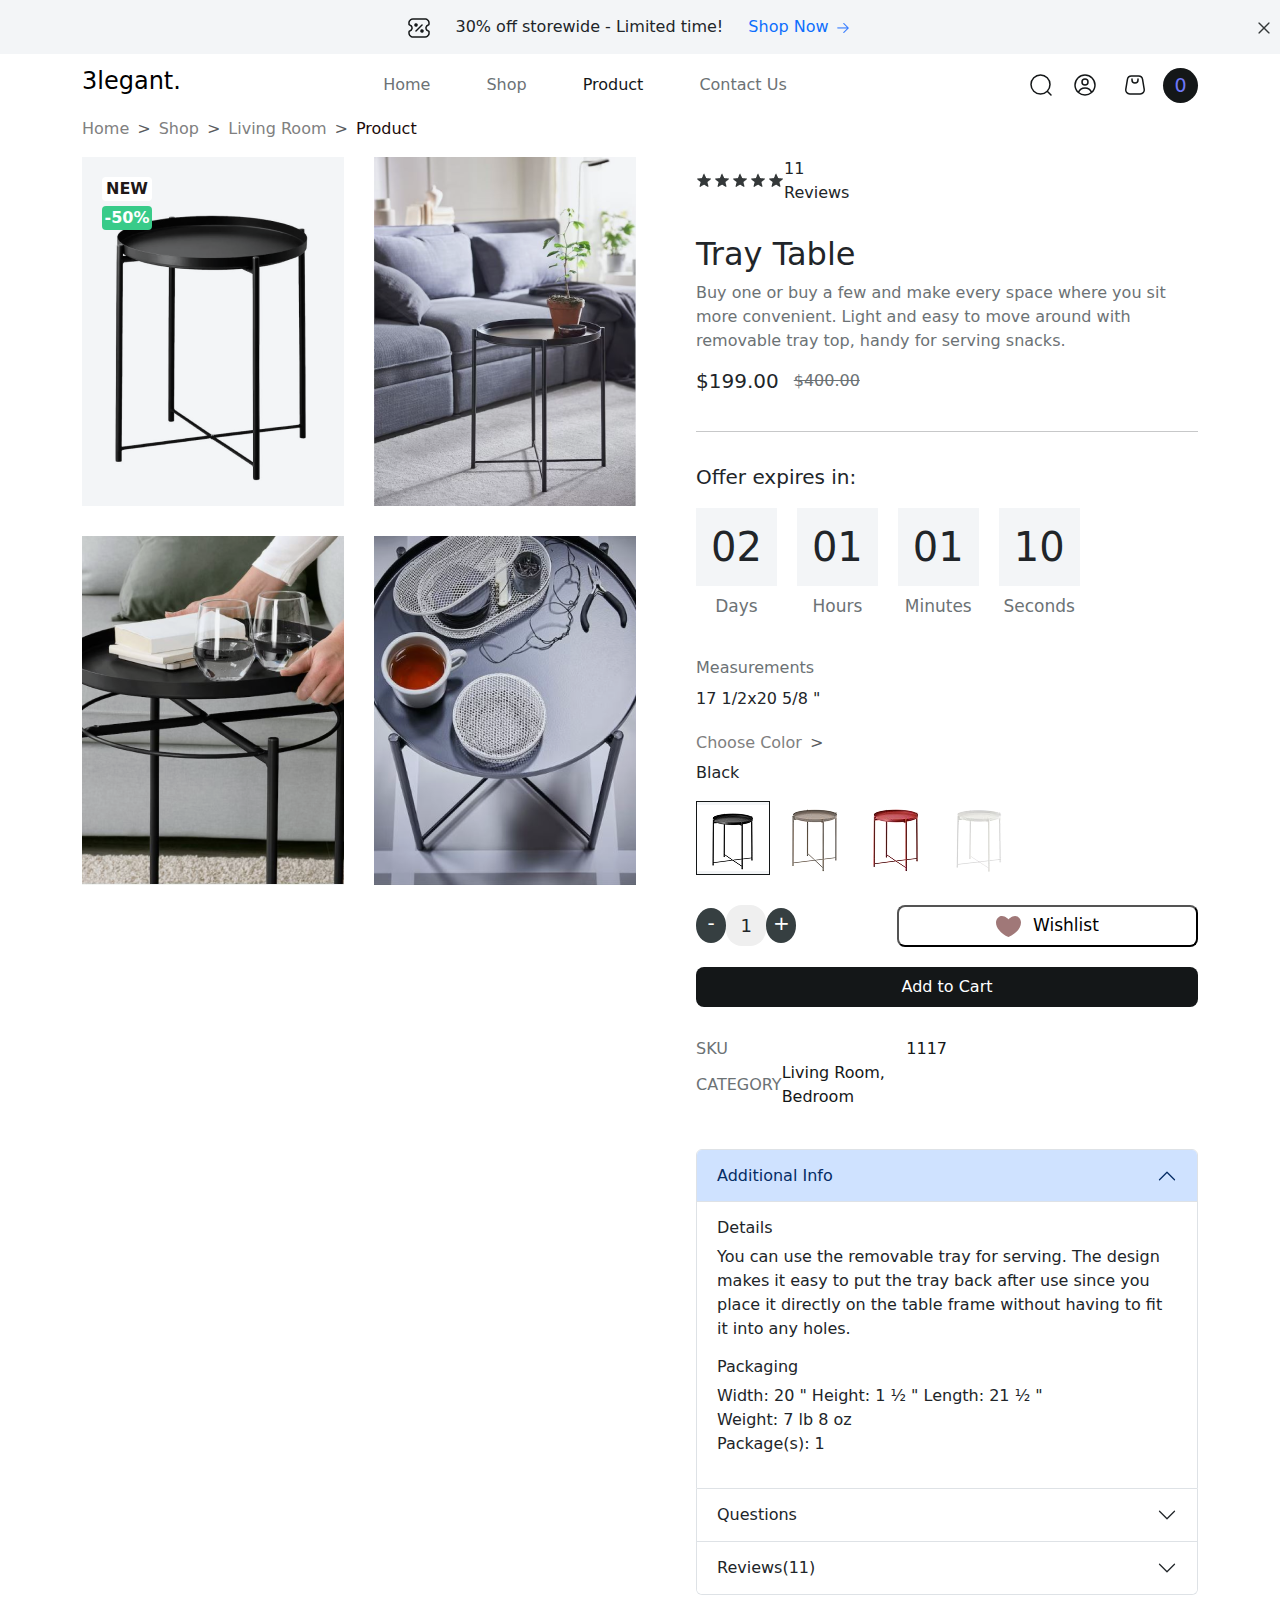
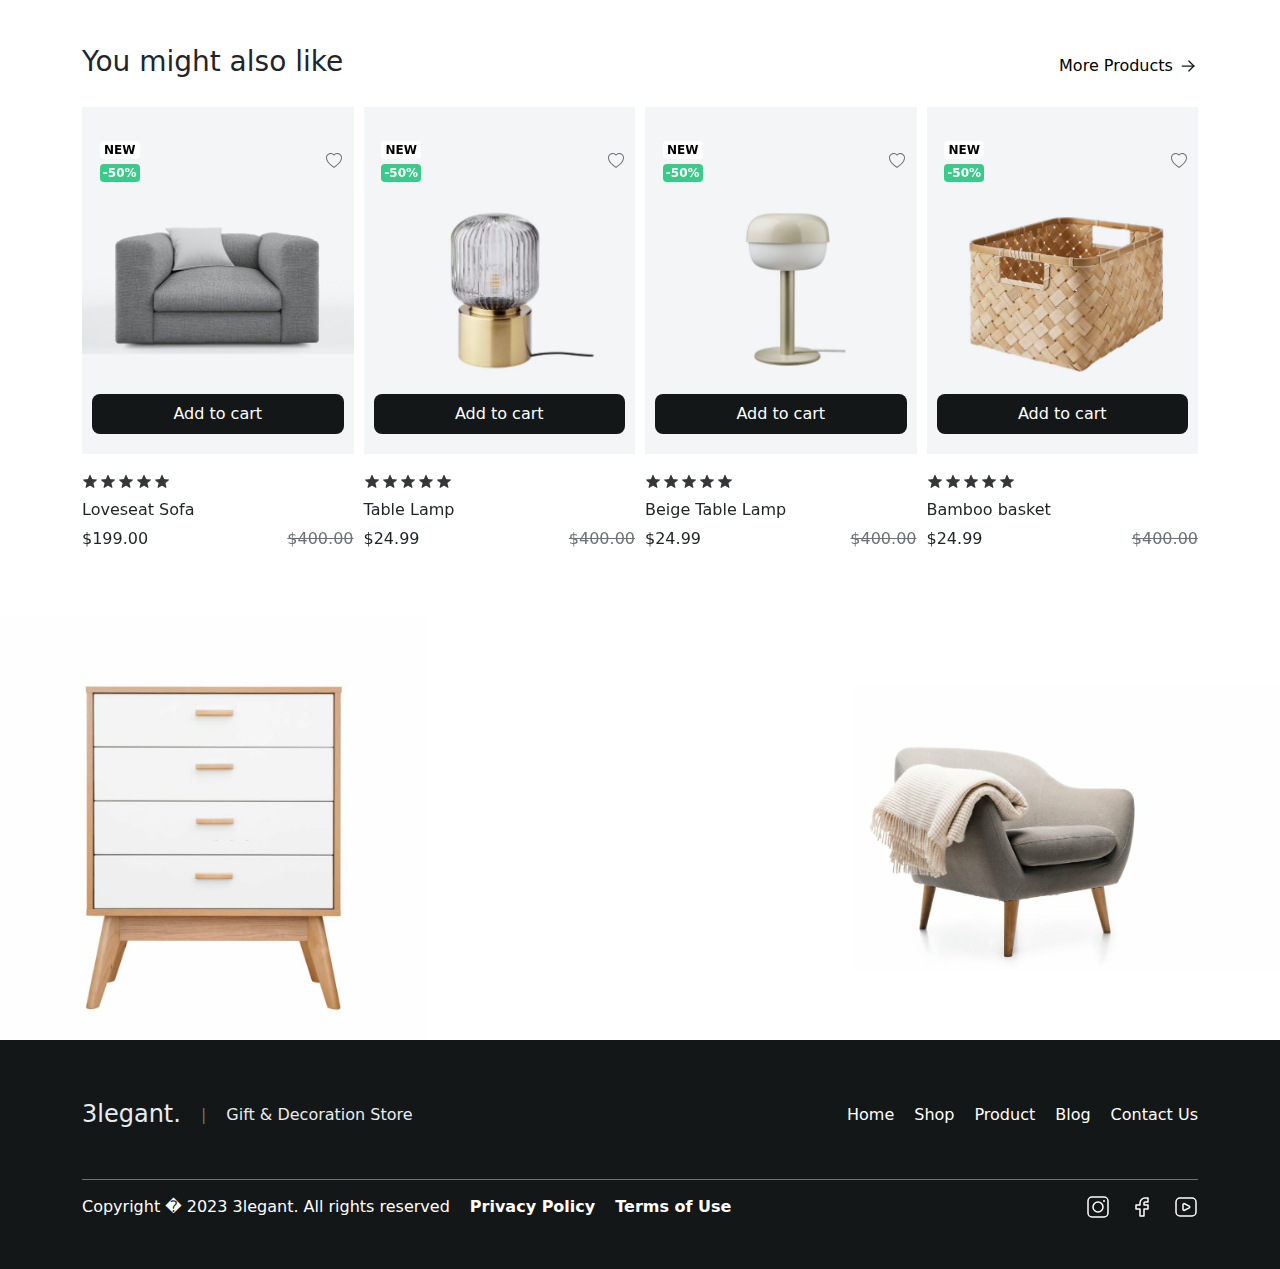
<file: product.html>
﻿<html>
<head>
    <meta charset="utf-8" />
    <title>Furniture</title>
    <meta name="viewport" content="width=device-width, initial-scale=1, minimum-scale=1, maximum-scale=1" />
    <link rel="stylesheet" href="package/swiper-bundle.min.css" />
    <link rel="stylesheet" href="assets/home1Style.css" />
    <link rel="stylesheet" href="assets/productStyle.css" />
    <link rel="stylesheet" href="bootstrap-5.3.6-dist\css\bootstrap.min.css" />
    <link rel="stylesheet" href="bootstrap-5.3.6-dist\css\bootstrap.css" />
    <link rel="stylesheet" href="https://unpkg.com/aos@next/dist/aos.css" />
    <link rel="icon" href="assets/images/Vector.png" />
</head>
<body>
    <div class="notification-bar">
        <div class="text-center">
            <img src="assets/images/Vector.png" alt="" />
            <span>30% off storewide - Limited time!</span>
            <div>
                <a href="shop1.html">Shop Now</a>
                <img src="assets/images/arrow-right.png" alt="" />
            </div>
        </div>
        <img src="assets/images/Union.png" alt="" />
    </div>
    <div class="navigation-bar">
        <nav class="navbar navbar-expand-lg bg-body-tertiary">
            <div class="container container-fluid">
                <a class="navbar-brand" href="#"><h4>3legant.</h4></a>
                <button class="navbar-toggler" type="button" data-bs-toggle="offcanvas" data-bs-target="#offcanvasNavbar" aria-controls="offcanvasNavbar" aria-label="Toggle navigation">
                    <span class="navbar-toggler-icon"></span>
                </button>
                <div class="offcanvas offcanvas-end" tabindex="-1" id="offcanvasNavbar" aria-labelledby="offcanvasNavbarLabel">
                    <div class="offcanvas-header">
                        <h4 class="offcanvas-title" id="offcanvasNavbarLabel">3legant.</h4>
                        <button type="button" class="btn-close" data-bs-dismiss="offcanvas" aria-label="Close"></button>
                    </div>
                    <div class="offcanvas-body d-flex justify-content-between align-items-center">
                        <div class="input-search d-none">
                            <input type="search" placeholder="Search" />
                            <img src="assets/images/zoom.png" alt="" />
                        </div>
                        <ul class="navbar-nav justify-content-center flex-grow-1 pe-3">
                            <li class="nav-item">
                                <a class="nav-link" aria-current="page" href="index.html">Home</a>
                            </li>
                            <li class="nav-item">
                                <a class="nav-link" href="shop1.html">Shop</a>
                            </li>
                            <li class="nav-item">
                                <a class="nav-link active" href="product.html">Product</a>
                            </li>
                            <li class="nav-item">
                                <a class="nav-link" href="contactUs.html">Contact Us</a>
                            </li>
                        </ul>
                        <div class="nav-icons d-flex justify-content-between">
                            <svg width="24" height="24" viewBox="0 0 24 24" fill="none" xmlns="http://www.w3.org/2000/svg">
                                <path d="M18.5 18.5L22 22M21 11.5C21 6.25329 16.7467 2 11.5 2C6.25329 2 2 6.25329 2 11.5C2 16.7467 6.25329 21 11.5 21C16.7467 21 21 16.7467 21 11.5Z" stroke="#141718" stroke-width="1.5" stroke-linecap="round" stroke-linejoin="round" />
                            </svg>
                            <a href="myAccount.html">
                                <svg width="24" height="24" viewBox="0 0 24 24" fill="none" xmlns="http://www.w3.org/2000/svg">
                                    <path d="M18.5588 19.5488C17.5654 16.8918 15.0036 15 12 15C8.99638 15 6.4346 16.8918 5.44117 19.5488M18.5588 19.5488C20.6672 17.7154 22 15.0134 22 12C22 6.47715 17.5228 2 12 2C6.47715 2 2 6.47715 2 12C2 15.0134 3.33285 17.7154 5.44117 19.5488M18.5588 19.5488C16.8031 21.0756 14.5095 22 12 22C9.49052 22 7.19694 21.0756 5.44117 19.5488M15 9C15 10.6569 13.6569 12 12 12C10.3431 12 9 10.6569 9 9C9 7.34315 10.3431 6 12 6C13.6569 6 15 7.34315 15 9Z" stroke="#141718" stroke-width="1.5" stroke-linejoin="round" />
                                </svg>
                            </a>
                        </div>
                        <div class="d-none">
                            <div>
                                <input type="text" placeholder="Cart" />
                                <div class="icons d-flex justify-content-between align-items-center">
                                    <svg width="24" height="24" viewBox="0 0 24 24" fill="none" xmlns="http://www.w3.org/2000/svg">
                                        <path d="M9 6L9 7C9 8.65685 10.3431 10 12 10C13.6569 10 15 8.65685 15 7V6" stroke="#141718" stroke-width="1.5" stroke-linecap="round" stroke-linejoin="round" />
                                        <path d="M15.6115 3H8.38851C6.43316 3 4.7644 4.41365 4.44294 6.3424L2.77627 16.3424C2.36992 18.7805 4.25009 21 6.72185 21H17.2782C19.7499 21 21.6301 18.7805 21.2237 16.3424L19.5571 6.3424C19.2356 4.41365 17.5669 3 15.6115 3Z" stroke="#141718" stroke-width="1.5" stroke-linejoin="round" />
                                    </svg>
                                    <span class="prod-num">0</span>
                                </div>
                            </div>
                            <div>
                                <input type="text" placeholder="Wishlist" />
                                <div class="icons d-flex justify-content-between align-items-center">
                                    <svg width="24" height="25" viewBox="0 0 24 25" fill="#000000" xmlns="http://www.w3.org/2000/svg">
                                        <path fill-rule="evenodd" clip-rule="evenodd" d="M12.6924 7.58373C12.3055 7.95505 11.6945 7.95505 11.3076 7.58373L10.6152 6.91927C9.80477 6.14154 8.70994 5.66667 7.5 5.66667C5.01472 5.66667 3 7.68139 3 10.1667C3 12.5493 4.28979 14.5167 6.15176 16.1332C8.01532 17.7511 10.2434 18.8241 11.5746 19.3717C11.853 19.4862 12.147 19.4862 12.4254 19.3717C13.7566 18.8241 15.9847 17.7511 17.8482 16.1332C19.7102 14.5167 21 12.5493 21 10.1667C21 7.68139 18.9853 5.66667 16.5 5.66667C15.2901 5.66667 14.1952 6.14154 13.3848 6.91927L12.6924 7.58373ZM12 5.47624C10.8321 4.35548 9.24649 3.66667 7.5 3.66667C3.91015 3.66667 1 6.57682 1 10.1667C1 16.5349 7.97034 20.0517 10.8138 21.2214C11.5796 21.5364 12.4204 21.5364 13.1862 21.2214C16.0297 20.0517 23 16.5349 23 10.1667C23 6.57682 20.0899 3.66667 16.5 3.66667C14.7535 3.66667 13.1679 4.35548 12 5.47624Z" fill="#141718" />
                                    </svg>
                                    <span class="prod-num">0</span>
                                </div>
                            </div>
                            <a href="signIn.html">Sign In</a>
                            <div class="d-flex justify-content-between align-items-center">
                                <svg width="24" height="24" viewBox="0 0 24 24" fill="none" xmlns="http://www.w3.org/2000/svg">
                                    <rect x="2" y="2" width="20" height="20" rx="4" stroke="#141718" stroke-width="1.5" />
                                    <circle cx="18" cy="6" r="1" fill="#141718" />
                                    <circle cx="12" cy="12" r="5" stroke="#141718" stroke-width="1.5" />
                                </svg>
                                <svg width="24" height="24" viewBox="0 0 24 24" fill="none" xmlns="http://www.w3.org/2000/svg">
                                    <path d="M18 3H15C12.2386 3 10 5.23858 10 8V10H6V14H10V21H14V14H18V10H14V8C14 7.44772 14.4477 7 15 7H18V3Z" stroke="#141718" stroke-width="1.5" stroke-linecap="round" stroke-linejoin="round" />
                                </svg>
                                <svg width="24" height="24" viewBox="0 0 24 24" fill="none" xmlns="http://www.w3.org/2000/svg">
                                    <rect x="2" y="3" width="20" height="18" rx="4" stroke="#141718" stroke-width="1.5" />
                                    <path d="M10.4472 8.72361L15.2111 11.1056C15.9482 11.4741 15.9482 12.5259 15.2111 12.8944L10.4472 15.2764C9.78231 15.6088 9 15.1253 9 14.382V9.61803C9 8.87465 9.78231 8.39116 10.4472 8.72361Z" stroke="#141718" stroke-width="1.5" stroke-linecap="round" />
                                </svg>
                            </div>
                        </div>
                    </div>
                </div>
                <div class="d-flex justify-content-between">
                    <button type="button" data-bs-toggle="offcanvas" data-bs-target="#cartOffcanvasRight" aria-controls="offcanvasRight" class="bg-transparent border border-0" id="cartIcon">
                        <svg width="24" height="24" viewBox="0 0 24 24" fill="none" xmlns="http://www.w3.org/2000/svg">
                            <path d="M9 6L9 7C9 8.65685 10.3431 10 12 10C13.6569 10 15 8.65685 15 7V6" stroke="#141718" stroke-width="1.5" stroke-linecap="round" stroke-linejoin="round" />
                            <path d="M15.6115 3H8.38851C6.43316 3 4.7644 4.41365 4.44294 6.3424L2.77627 16.3424C2.36992 18.7805 4.25009 21 6.72185 21H17.2782C19.7499 21 21.6301 18.7805 21.2237 16.3424L19.5571 6.3424C19.2356 4.41365 17.5669 3 15.6115 3Z" stroke="#141718" stroke-width="1.5" stroke-linejoin="round" />
                        </svg>
                    </button>
                    <span class="prod-num">0</span>
                </div>
            </div>

        </nav>
        <div class="offcanvas offcanvas-end" tabindex="-1" id="cartOffcanvasRight" aria-labelledby="offcanvasRightLabel">
            <div class="offcanvas-header">
                <h5 class="offcanvas-title" id="offcanvasRightLabel">Cart</h5>
                <button type="button" class="btn-close" data-bs-dismiss="offcanvas" aria-label="Close"></button>
            </div>
            <div class="offcanvas-body">
                <div class="offcanvas-products" style="margin-bottom: 50px;">
                </div>
                <div class="d-flex justify-content-between align-items-center subtotal">
                    <p>Subtotal</p>
                    <h5></h5>
                </div>
                <div class="d-flex justify-content-between align-items-center total">
                    <h4>Total</h4>
                    <h4></h4>
                </div>
                <button class="checkout">Checkout</button>
                <div class="view-cart">
                    <a href="cart.html">View Cart</a>
                </div>
            </div>
        </div>
    </div>
    <div class="product-loop container">
        <nav style="--bs-breadcrumb-divider:'>';" aria-label="breadcrumb">
            <ol class="breadcrumb">
                <li class="breadcrumb-item"><a href="#">Home</a></li>
                <li class="breadcrumb-item"><a href="#">Shop</a></li>
                <li class="breadcrumb-item"><a href="#">Living Room</a></li>
                <li class="breadcrumb-item active" aria-current="page">Product</li>
            </ol>
        </nav>
        <!-- Swiper -->
        <div class="swiper firstSwipper d-none">
            <div class="swiper-wrapper">
                <div class="swiper-slide">
                    <img src="assets/images/productImg1.png" alt="" />
                </div>
                <div class="swiper-slide">
                    <img src="assets/images/productImg2.png" alt="" />
                </div>
                <div class="swiper-slide">
                    <img src="assets/images/productImg3.png" alt="" />
                </div>
                <div class="swiper-slide">
                    <img src="assets/images/productImg4.png" alt="" />
                </div>
                <div class="swiper-slide">
                    <img src="assets/images/productImg5.png" alt="" />
                </div>
                <div class="swiper-slide">
                    <img src="assets/images/productImg6.png" alt="" />
                </div>
            </div>
            <div class="swiper-button-next"></div>
            <div class="swiper-button-prev"></div>
        </div>
        <div class="d-flex justify-content-between">
            <div>
                <div class="d-flex justify-content-between" >
                    <div>
                        <img src="assets/images/productImg1.png" alt="" data-aos="flip-left" data-aos-duration="1200"/>
                        <div class="text-center">
                            <p data-aos="fade-left" data-aos-duration="2000" data-aos-delay="800">NEW</p>
                            <p data-aos="fade-up" data-aos-duration="2500" data-aos-delay="1000">-50%</p>
                        </div>
                    </div>
                    <div>
                        <img src="assets/images/productImg2.png" alt="" data-aos="flip-left" data-aos-duration="1200"/>
                    </div>
                </div>
                <div class="d-flex justify-content-between">
                    <div>
                        <img src="assets/images/productImg3.png" alt="" data-aos="flip-left" data-aos-duration="1200"/>
                    </div>
                    <div>
                        <img src="assets/images/productImg4.png" alt="" data-aos="flip-left" data-aos-duration="1200"/>
                    </div>
                </div>
                <div class="d-flex justify-content-between">
                    <div>
                        <img src="assets/images/productImg5.png" alt="" data-aos="flip-left" data-aos-duration="1200"/>
                    </div>
                    <div>
                        <img src="assets/images/productImg6.png" alt="" data-aos="flip-left" data-aos-duration="1200"/>
                    </div>
                </div>
            </div>
            <div>
                <div>
                    <div class="d-flex justify-content-between align-items-center">
                        <img src="assets/images/Rating Group.png" alt="" />
                        <span>11 Reviews</span>
                    </div>
                    <h2>Tray Table</h2>
                    <p>Buy one or buy a few and make every space where you sit more convenient. Light and easy to move around with removable tray top, handy for serving snacks.</p>
                    <div class="d-flex">
                        <h5>$199.00</h5>
                        <span>$400.00</span>
                    </div>
                </div>
                <hr />
                <div class="timer">
                    <p>Offer expires in: </p>
                    <div class="d-flex align-items-center text-center">
                        <div>
                            <h1 class="days">02</h1>
                            <p>Days</p>
                        </div>
                        <div>
                            <h1 class="hours">01</h1>
                            <p>Hours</p>
                        </div>
                        <div>
                            <h1 class="minutes">01</h1>
                            <p>Minutes</p>
                        </div>
                        <div>
                            <h1 class="seconds">10</h1>
                            <p>Seconds</p>
                        </div>
                    </div>
                </div>
                <div>
                    <p>Measurements</p>
                    <span>17 1/2x20 5/8 "</span>
                    <nav style="--bs-breadcrumb-divider:'>';" aria-label="breadcrumb">
                        <ol class="breadcrumb">
                            <li class="breadcrumb-item"><a href="#">Choose Color</a></li>
                            <li class="breadcrumb-item"><a href="#"></a></li>
                        </ol>
                    </nav>
                    <p>Black</p>
                    <div class="d-flex">
                        <div class="active">
                            <img src="assets/images/prodColor1.png" alt="" id="10" />
                        </div>
                        <div>
                            <img src="assets/images/prodColor2.png" alt="" id="12" />
                        </div>
                        <div>
                            <img src="assets/images/prodColor3.png" alt="" id="13" />
                        </div>
                        <div>
                            <img src="assets/images/prodColor4.png" alt="" id="14" />
                        </div>
                    </div>
                </div>
                <div>
                    <div class="d-flex justify-content-between">
                        <div class="d-flex justify-content-between align-items-center text-center">
                            <span class="minus adjustQty">-</span>
                            <span class="amount">1</span>
                            <span class="plus adjustQty">+</span>
                        </div>
                        <button>
                            <svg fill="#a07878" version="1.1" id="Capa_1" xmlns="http://www.w3.org/2000/svg" xmlns:xlink="http://www.w3.org/1999/xlink"
                                 width="25px" height="25px" viewBox="0 0 475.528 475.528"
                                 xml:space="preserve">
                            <g>
                            <g>
                            <path d="M237.376,436.245l0.774,0.976c210.94-85.154,292.221-282.553,199.331-367.706
			                                c-92.899-85.154-199.331,30.953-199.331,30.953h-0.774c0,0-106.44-116.107-199.331-30.953
			                                C-54.844,154.658,26.437,351.092,237.376,436.245z" />







	                                </g>
                                </g>
                            </svg>
                            <span>Wishlist</span>
                        </button>
                    </div>
                    <button>Add to Cart</button>
                </div>
                <div>
                    <div class="d-flex justify-content-between align-items-center">
                        <span>SKU</span>
                        <span>1117</span>
                    </div>
                    <div class="d-flex justify-content-between align-items-center">
                        <span>CATEGORY</span>
                        <span>Living Room, Bedroom</span>
                    </div>
                </div>
                <div class="accordion" id="accordionExample">
                    <div class="accordion-item">
                        <h2 class="accordion-header">
                            <button class="accordion-button" type="button" data-bs-toggle="collapse" data-bs-target="#collapseOne" aria-expanded="true" aria-controls="collapseOne">
                                Additional Info
                            </button>
                        </h2>
                        <div id="collapseOne" class="accordion-collapse collapse show" data-bs-parent="#accordionExample">
                            <div class="accordion-body">
                                <div>
                                    <h6>Details</h6>
                                    <p>You can use the removable tray for serving. The design makes it easy to put the tray back after use since you place it directly on the table frame without having to fit it into any holes.</p>
                                </div>
                                <div>
                                    <h6>Packaging</h6>
                                    <p>Width: 20 " Height: 1 ½ " Length: 21 ½ "<br />Weight: 7 lb 8 oz<br /> Package(s): 1</p>
                                </div>
                            </div>
                        </div>
                    </div>
                    <div class="accordion-item">
                        <h2 class="accordion-header">
                            <button class="accordion-button collapsed" type="button" data-bs-toggle="collapse" data-bs-target="#collapseTwo" aria-expanded="false" aria-controls="collapseTwo">
                                Questions
                            </button>
                        </h2>
                        <div id="collapseTwo" class="accordion-collapse collapse" data-bs-parent="#accordionExample">
                            <div class="accordion-body">
                                <div>
                                    <h6>Details</h6>
                                    <p>You can use the removable tray for serving. The design makes it easy to put the tray back after use since you place it directly on the table frame without having to fit it into any holes.</p>
                                </div>
                                <div>
                                    <h6>Packaging</h6>
                                    <p>Width: 20 " Height: 1 ½ " Length: 21 ½ "<br />Weight: 7 lb 8 oz<br /> Package(s): 1</p>
                                </div>
                            </div>
                        </div>
                    </div>
                    <div class="accordion-item">
                        <h2 class="accordion-header">
                            <button class="accordion-button collapsed" type="button" data-bs-toggle="collapse" data-bs-target="#collapseThree" aria-expanded="false" aria-controls="collapseThree">
                                Reviews <span>(11)</span>
                            </button>
                        </h2>
                        <div id="collapseThree" class="accordion-collapse collapse" data-bs-parent="#accordionExample">
                            <div class="accordion-body">
                                <div>
                                    <h6>Details</h6>
                                    <p>You can use the removable tray for serving. The design makes it easy to put the tray back after use since you place it directly on the table frame without having to fit it into any holes.</p>
                                </div>
                                <div>
                                    <h6>Packaging</h6>
                                    <p>Width: 20 " Height: 1 ½ " Length: 21 ½ "<br />Weight: 7 lb 8 oz<br /> Package(s): 1</p>
                                </div>
                            </div>
                        </div>
                    </div>
                </div>
            </div>
        </div>
    </div>
    <div class="container product-carousel">
        <div class="d-flex justify-content-between align-items-center">
            <h3>You might also like</h3>
            <div>
                <a href="#">More Products</a>
                <svg width="20" height="20" viewBox="0 0 20 20" fill="#000000" xmlns="http://www.w3.org/2000/svg">
                    <path d="M4.16669 10H15.8333" stroke="#141718" stroke-width="1.25" stroke-linecap="round" stroke-linejoin="round" />
                    <path d="M10.8333 15L15.8333 10" stroke="#141718" stroke-width="1.25" stroke-linecap="round" stroke-linejoin="round" />
                    <path d="M10.8333 5L15.8333 10" stroke="#141718" stroke-width="1.25" stroke-linecap="round" stroke-linejoin="round" />
                </svg>
            </div>
        </div>
        <!-- Swiper -->
        <div class="swiper mySwiper1">
            <div class="swiper-wrapper">
                <div class="swiper-slide" data-aos="flip-right" data-aos-duration="1500">
                    <div class="prod-card-head">
                        <img src="assets/images/product1.png" alt="" id="img-1" />
                        <div class="badge d-flex justify-content-between align-items-center">
                            <div>
                                <p>NEW</p>
                                <span>-50%</span>
                            </div>
                            <svg xmlns="http://www.w3.org/2000/svg" width="16" height="16" fill="#6C7275" class="bi bi-heart" viewBox="0 0 16 16" id="notFavIcon-1">
                                <path d="m8 2.748-.717-.737C5.6.281 2.514.878 1.4 3.053c-.523 1.023-.641 2.5.314 4.385.92 1.815 2.834 3.989 6.286 6.357 3.452-2.368 5.365-4.542 6.286-6.357.955-1.886.838-3.362.314-4.385C13.486.878 10.4.28 8.717 2.01zM8 15C-7.333 4.868 3.279-3.04 7.824 1.143q.09.083.176.171a3 3 0 0 1 .176-.17C12.72-3.042 23.333 4.867 8 15" />
                            </svg>
                            <svg xmlns="http://www.w3.org/2000/svg" width="16" height="16" fill="#6C7275" class="bi bi-heart-fill d-none" viewBox="0 0 16 16" id="favIcon-1">
                                <path fill-rule="evenodd" d="M8 1.314C12.438-3.248 23.534 4.735 8 15-7.534 4.736 3.562-3.248 8 1.314" />
                            </svg>
                        </div>
                        <button data-num="1" class="add-btn">Add to cart</button>
                    </div>
                    <div class="prod-card-body">
                        <img src="assets/images/Rating Group.png" alt="" />
                        <h6 id="name-1">Loveseat Sofa</h6>
                        <div class="prod-price d-flex justify-content-between align-items-center">
                            <span id="price-1">$199.00</span>
                            <span>$400.00</span>
                        </div>
                    </div>
                </div>
                <div class="swiper-slide" data-aos="flip-right" data-aos-duration="1500">
                    <div class="prod-card-head">
                        <img src="assets/images/product2.png" alt="" id="img-2" />
                        <div class="badge d-flex justify-content-between align-items-center">
                            <div>
                                <p>NEW</p>
                                <span>-50%</span>
                            </div>
                            <svg xmlns="http://www.w3.org/2000/svg" width="16" height="16" fill="#6C7275" class="bi bi-heart" viewBox="0 0 16 16" id="notFavIcon-2">
                                <path d="m8 2.748-.717-.737C5.6.281 2.514.878 1.4 3.053c-.523 1.023-.641 2.5.314 4.385.92 1.815 2.834 3.989 6.286 6.357 3.452-2.368 5.365-4.542 6.286-6.357.955-1.886.838-3.362.314-4.385C13.486.878 10.4.28 8.717 2.01zM8 15C-7.333 4.868 3.279-3.04 7.824 1.143q.09.083.176.171a3 3 0 0 1 .176-.17C12.72-3.042 23.333 4.867 8 15" />
                            </svg>
                            <svg xmlns="http://www.w3.org/2000/svg" width="16" height="16" fill="#6C7275" class="bi bi-heart-fill d-none" viewBox="0 0 16 16" id="favIcon-2">
                                <path fill-rule="evenodd" d="M8 1.314C12.438-3.248 23.534 4.735 8 15-7.534 4.736 3.562-3.248 8 1.314" />
                            </svg>
                        </div>
                        <button data-num="2" class="add-btn">Add to cart</button>
                    </div>
                    <div class="prod-card-body">
                        <img src="assets/images/Rating Group.png" alt="" />
                        <h6 id="name-2">Table Lamp</h6>
                        <div class="prod-price d-flex justify-content-between align-items-center">
                            <span id="price-2">$24.99</span>
                            <span>$400.00</span>
                        </div>
                    </div>
                </div>
                <div class="swiper-slide" data-aos="flip-right" data-aos-duration="1500">
                    <div class="prod-card-head">
                        <img src="assets/images/product3.png" alt="" id="img-3" />
                        <div class="badge d-flex justify-content-between align-items-center">
                            <div>
                                <p>NEW</p>
                                <span>-50%</span>
                            </div>
                            <svg xmlns="http://www.w3.org/2000/svg" width="16" height="16" fill="#6C7275" class="bi bi-heart" viewBox="0 0 16 16" id="notFavIcon-3">
                                <path d="m8 2.748-.717-.737C5.6.281 2.514.878 1.4 3.053c-.523 1.023-.641 2.5.314 4.385.92 1.815 2.834 3.989 6.286 6.357 3.452-2.368 5.365-4.542 6.286-6.357.955-1.886.838-3.362.314-4.385C13.486.878 10.4.28 8.717 2.01zM8 15C-7.333 4.868 3.279-3.04 7.824 1.143q.09.083.176.171a3 3 0 0 1 .176-.17C12.72-3.042 23.333 4.867 8 15" />
                            </svg>
                            <svg xmlns="http://www.w3.org/2000/svg" width="16" height="16" fill="#6C7275" class="bi bi-heart-fill d-none" viewBox="0 0 16 16" id="favIcon-3">
                                <path fill-rule="evenodd" d="M8 1.314C12.438-3.248 23.534 4.735 8 15-7.534 4.736 3.562-3.248 8 1.314" />
                            </svg>
                        </div>
                        <button data-num="3" class="add-btn">Add to cart</button>
                    </div>
                    <div class="prod-card-body">
                        <img src="assets/images/Rating Group.png" alt="" />
                        <h6 id="name-3">Beige Table Lamp</h6>
                        <div class="prod-price d-flex justify-content-between align-items-center">
                            <span id="price-3">$24.99</span>
                            <span>$400.00</span>
                        </div>
                    </div>
                </div>
                <div class="swiper-slide" data-aos="flip-right" data-aos-duration="1500">
                    <div class="prod-card-head">
                        <img src="assets/images/product4.png" alt="" id="img-4" />
                        <div class="badge d-flex justify-content-between align-items-center">
                            <div>
                                <p>NEW</p>
                                <span>-50%</span>
                            </div>
                            <svg xmlns="http://www.w3.org/2000/svg" width="16" height="16" fill="#6C7275" class="bi bi-heart" viewBox="0 0 16 16" id="notFavIcon-4">
                                <path d="m8 2.748-.717-.737C5.6.281 2.514.878 1.4 3.053c-.523 1.023-.641 2.5.314 4.385.92 1.815 2.834 3.989 6.286 6.357 3.452-2.368 5.365-4.542 6.286-6.357.955-1.886.838-3.362.314-4.385C13.486.878 10.4.28 8.717 2.01zM8 15C-7.333 4.868 3.279-3.04 7.824 1.143q.09.083.176.171a3 3 0 0 1 .176-.17C12.72-3.042 23.333 4.867 8 15" />
                            </svg>
                            <svg xmlns="http://www.w3.org/2000/svg" width="16" height="16" fill="#6C7275" class="bi bi-heart-fill d-none" viewBox="0 0 16 16" id="favIcon-4">
                                <path fill-rule="evenodd" d="M8 1.314C12.438-3.248 23.534 4.735 8 15-7.534 4.736 3.562-3.248 8 1.314" />
                            </svg>
                        </div>
                        <button data-num="4" class="add-btn">Add to cart</button>
                    </div>
                    <div class="prod-card-body">
                        <img src="assets/images/Rating Group.png" alt="" />
                        <h6 id="name-4">Bamboo basket</h6>
                        <div class="prod-price d-flex justify-content-between align-items-center">
                            <span id="price-4">$24.99</span>
                            <span>$400.00</span>
                        </div>
                    </div>
                </div>
                <div class="swiper-slide" data-aos="flip-right" data-aos-duration="1500">
                    <div class="prod-card-head">
                        <img src="assets/images/product5.png" alt="" id="img-5" />
                        <div class="badge d-flex justify-content-between align-items-center">
                            <div>
                                <p>NEW</p>
                                <span>-50%</span>
                            </div>
                            <svg xmlns="http://www.w3.org/2000/svg" width="16" height="16" fill="#6C7275" class="bi bi-heart" viewBox="0 0 16 16" id="notFavIcon-5">
                                <path d="m8 2.748-.717-.737C5.6.281 2.514.878 1.4 3.053c-.523 1.023-.641 2.5.314 4.385.92 1.815 2.834 3.989 6.286 6.357 3.452-2.368 5.365-4.542 6.286-6.357.955-1.886.838-3.362.314-4.385C13.486.878 10.4.28 8.717 2.01zM8 15C-7.333 4.868 3.279-3.04 7.824 1.143q.09.083.176.171a3 3 0 0 1 .176-.17C12.72-3.042 23.333 4.867 8 15" />
                            </svg>
                            <svg xmlns="http://www.w3.org/2000/svg" width="16" height="16" fill="#6C7275" class="bi bi-heart-fill d-none" viewBox="0 0 16 16" id="favIcon-5">
                                <path fill-rule="evenodd" d="M8 1.314C12.438-3.248 23.534 4.735 8 15-7.534 4.736 3.562-3.248 8 1.314" />
                            </svg>
                        </div>
                        <button data-num="5" class="add-btn">Add to cart</button>
                    </div>
                    <div class="prod-card-body">
                        <img src="assets/images/Rating Group.png" alt="" />
                        <h6 id="name-5">Toasted</h6>
                        <div class="prod-price d-flex justify-content-between align-items-center">
                            <span id="price-5">$199.00</span>
                            <span>$400.00</span>
                        </div>
                    </div>
                </div>
                <div class="swiper-slide" data-aos="flip-right" data-aos-duration="1500">
                    <div class="prod-card-head">
                        <img src="assets/images/product6.png" alt="" id="img-6" />
                        <div class="badge d-flex justify-content-between align-items-center">
                            <div>
                                <p>NEW</p>
                                <span>-50%</span>
                            </div>
                            <svg xmlns="http://www.w3.org/2000/svg" width="16" height="16" fill="#6C7275" class="bi bi-heart" viewBox="0 0 16 16" id="notFavIcon-6">
                                <path d="m8 2.748-.717-.737C5.6.281 2.514.878 1.4 3.053c-.523 1.023-.641 2.5.314 4.385.92 1.815 2.834 3.989 6.286 6.357 3.452-2.368 5.365-4.542 6.286-6.357.955-1.886.838-3.362.314-4.385C13.486.878 10.4.28 8.717 2.01zM8 15C-7.333 4.868 3.279-3.04 7.824 1.143q.09.083.176.171a3 3 0 0 1 .176-.17C12.72-3.042 23.333 4.867 8 15" />
                            </svg>
                            <svg xmlns="http://www.w3.org/2000/svg" width="16" height="16" fill="#6C7275" class="bi bi-heart-fill d-none" viewBox="0 0 16 16" id="favIcon-6">
                                <path fill-rule="evenodd" d="M8 1.314C12.438-3.248 23.534 4.735 8 15-7.534 4.736 3.562-3.248 8 1.314" />
                            </svg>
                        </div>
                        <button data-num="6" class="add-btn">Add to cart</button>
                    </div>
                    <div class="prod-card-body">
                        <img src="assets/images/Rating Group.png" alt="" />
                        <h6 id="name-6">Bamboo basket</h6>
                        <div class="prod-price d-flex justify-content-between align-items-center">
                            <span id="price-6">$24.99</span>
                            <span>$400.00</span>
                        </div>
                    </div>
                </div>
            </div>
            <div class="swiper-scrollbar"></div>
        </div>
    </div>
    <div class="newsLetter d-flex justify-content-center align-items-center">
        <div>
            <img src="assets/images/drawers.jpg" alt="" />
        </div>
        <div class="text-center">
            <h3 data-aos="fade-up" data-aos-duration="1000">Join Our Newsletter</h3>
            <p data-aos="fade-up" data-aos-duration="1500">Sign up for deals, new products and promotions</p>
            <input type="email" placeholder="Email address" data-aos="fade-up" data-aos-duration="2000" />
            <div class="d-flex justify-content-between align-items-center" data-aos="fade-up" data-aos-duration="2500">
                <img src="assets/images/envelope.png" alt="" />
                <a href="signUp.html">Signup</a>
            </div>
        </div>
        <div>
            <img src="assets/images/chair.jpg" alt="" />
        </div>
    </div>
    <div class="footer">
        <div class="container">
            <div class="d-flex justify-content-between align-items-center footer-content">
                <div class="d-flex align-items-center">
                    <h4>3legant.</h4>
                    <span>|</span>
                    <p>Gift & Decoration Store</p>
                </div>
                <div class="d-flex align-items-center">
                    <div><a href="index.html">Home</a></div>
                    <div><a href="shop1.html">Shop</a></div>
                    <div><a href="product.html">Product</a></div>
                    <div><a href="blog.html">Blog</a></div>
                    <div><a href="contactUs.html">Contact Us</a></div>
                </div>
            </div>
            <div class="d-flex justify-content-between align-items-center bottom-bar">
                <div class="d-flex align-items-center">
                    <p>Copyright � 2023 3legant. All rights reserved</p>
                    <a href="#">Privacy Policy</a>
                    <a href="#">Terms of Use</a>
                </div>
                <div class="d-flex align-items-center">
                    <svg width="24" height="24" viewBox="0 0 24 24" fill="none" xmlns="http://www.w3.org/2000/svg">
                        <rect x="2" y="2" width="20" height="20" rx="4" stroke="#FEFEFE" stroke-width="1.5" />
                        <circle cx="18" cy="6" r="1" fill="#FEFEFE" />
                        <circle cx="12" cy="12" r="5" stroke="#FEFEFE" stroke-width="1.5" />
                    </svg>
                    <svg width="24" height="24" viewBox="0 0 24 24" fill="none" xmlns="http://www.w3.org/2000/svg">
                        <path d="M18 3H15C12.2386 3 10 5.23858 10 8V10H6V14H10V21H14V14H18V10H14V8C14 7.44772 14.4477 7 15 7H18V3Z" stroke="#FEFEFE" stroke-width="1.5" stroke-linecap="round" stroke-linejoin="round" />
                    </svg>
                    <svg width="24" height="24" viewBox="0 0 24 24" fill="none" xmlns="http://www.w3.org/2000/svg">
                        <rect x="2" y="3" width="20" height="18" rx="4" stroke="#FEFEFE" stroke-width="1.5" />
                        <path d="M10.4472 8.72361L15.2111 11.1056C15.9482 11.4741 15.9482 12.5259 15.2111 12.8944L10.4472 15.2764C9.78231 15.6088 9 15.1253 9 14.382V9.61803C9 8.87465 9.78231 8.39116 10.4472 8.72361Z" stroke="#FEFEFE" stroke-width="1.5" stroke-linecap="round" />
                    </svg>
                </div>
            </div>
        </div>
    </div>
    <script src="package/swiper-element-bundle.min.js"></script>
    <script src="package/swiper-bundle.min.js"></script>
    <script src="https://unpkg.com/aos@next/dist/aos.js"></script>
    <script>
        AOS.init();
    </script>
    <script src="assets/jScript.js"></script>
    <script src="bootstrap-5.3.6-dist\js\bootstrap.bundle.min.js"></script>
    <script src="bootstrap-5.3.6-dist\js\bootstrap.bundle.js"></script>
</body>
</html>
</file>
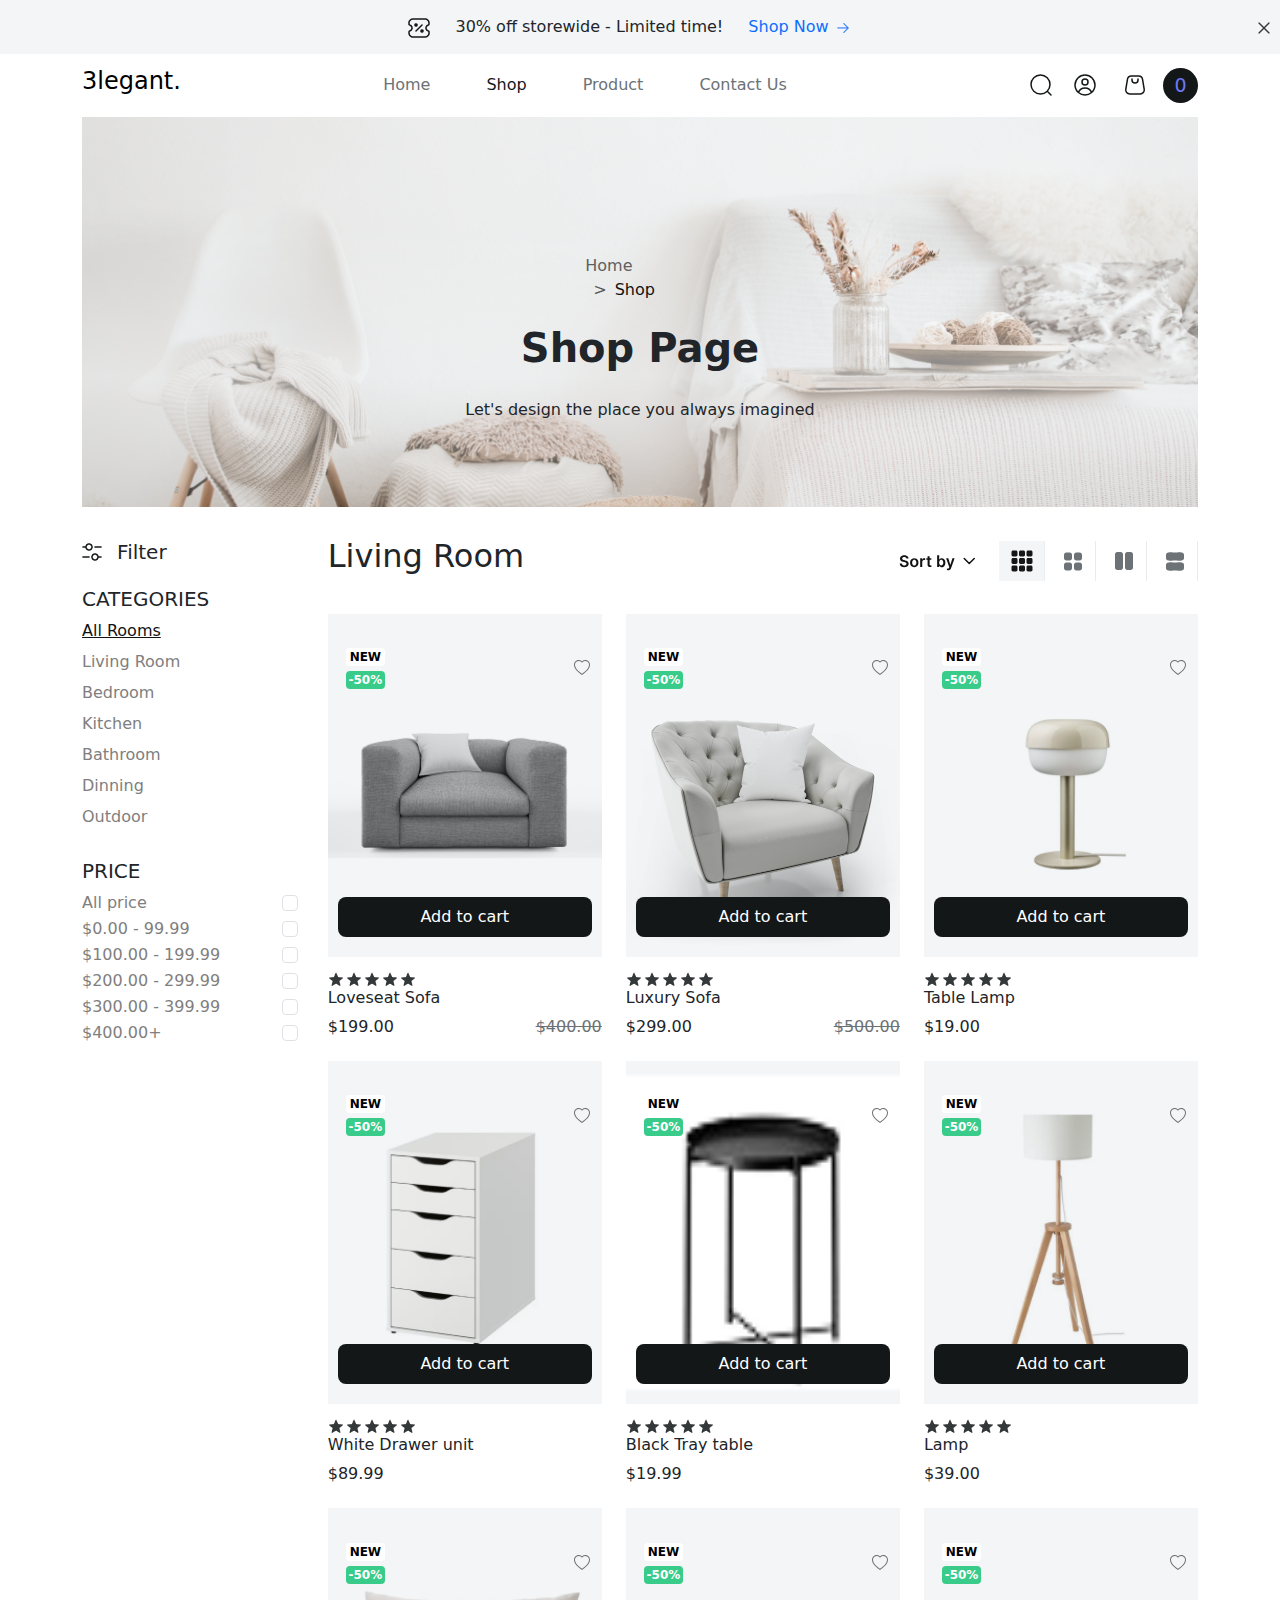
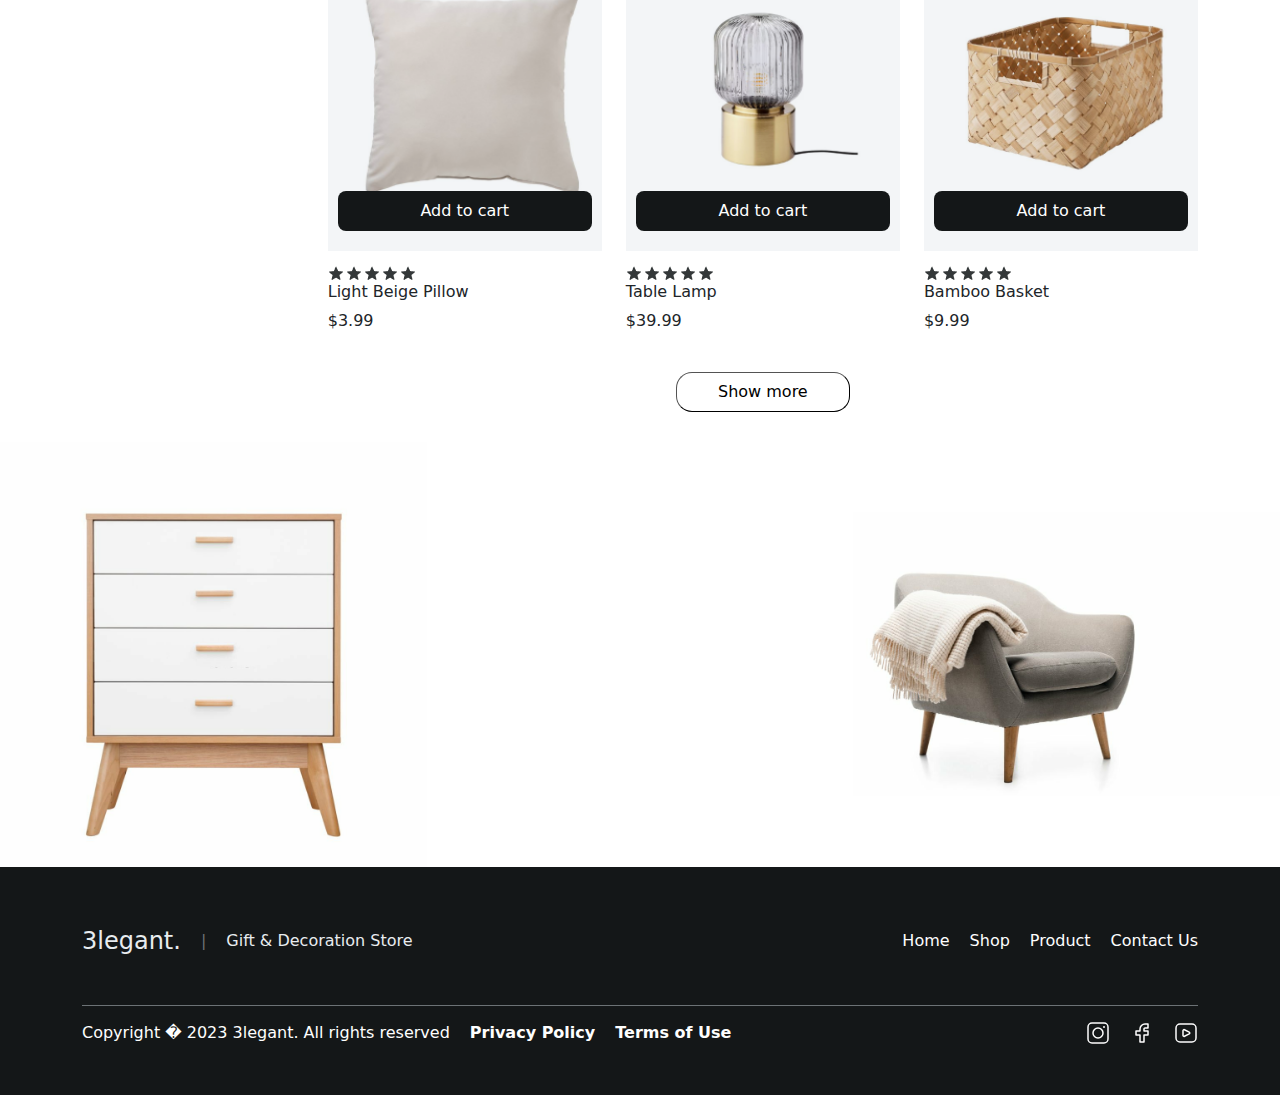
<file: shop1.html>
﻿<html>
<head>
    <meta charset="utf-8" />
    <title>Furniture</title>
    <meta name="viewport" content="width=device-width, initial-scale=1, minimum-scale=1, maximum-scale=1" />
    <link rel="stylesheet" href="assets/home1Style.css" />
    <link rel="stylesheet" href="assets/shop1Style.css" />
    <link rel="stylesheet" href="bootstrap-5.3.6-dist\css\bootstrap.min.css" />
    <link rel="stylesheet" href="bootstrap-5.3.6-dist\css\bootstrap.css" />
    <link rel="stylesheet" href="https://unpkg.com/aos@next/dist/aos.css" />
    <link rel="icon" href="assets/images/Vector.png" />
</head>
<body>
    <div class="notification-bar">
        <div class="text-center">
            <img src="assets/images/Vector.png" alt="" />
            <span>30% off storewide - Limited time!</span>
            <div>
                <a href="">Shop Now</a>
                <img src="assets/images/arrow-right.png" alt="" />
            </div>
        </div>
        <img src="assets/images/Union.png" alt="" />
    </div>
    <div class="navigation-bar">
        <nav class="navbar navbar-expand-lg bg-body-tertiary">
            <div class="container container-fluid">
                <a class="navbar-brand" href="#"><h4>3legant.</h4></a>
                <button class="navbar-toggler" type="button" data-bs-toggle="offcanvas" data-bs-target="#offcanvasNavbar" aria-controls="offcanvasNavbar" aria-label="Toggle navigation">
                    <span class="navbar-toggler-icon"></span>
                </button>
                <div class="offcanvas offcanvas-end" tabindex="-1" id="offcanvasNavbar" aria-labelledby="offcanvasNavbarLabel">
                    <div class="offcanvas-header">
                        <h4 class="offcanvas-title" id="offcanvasNavbarLabel">3legant.</h4>
                        <button type="button" class="btn-close" data-bs-dismiss="offcanvas" aria-label="Close"></button>
                    </div>
                    <div class="offcanvas-body d-flex justify-content-between align-items-center">
                        <div class="input-search d-none">
                            <input type="search" placeholder="Search" />
                            <img src="assets/images/zoom.png" alt="" />
                        </div>
                        <ul class="navbar-nav justify-content-center flex-grow-1 pe-3">
                            <li class="nav-item">
                                <a class="nav-link" aria-current="page" href="index.html">Home</a>
                            </li>
                            <li class="nav-item">
                                <a class="nav-link active" href="shop1.html">Shop</a>
                            </li>
                            <li class="nav-item">
                                <a class="nav-link" href="product.html">Product</a>
                            </li>
                            <li class="nav-item">
                                <a class="nav-link" href="contactUs.html">Contact Us</a>
                            </li>
                        </ul>
                        <div class="nav-icons d-flex justify-content-between">
                            <svg width="24" height="24" viewBox="0 0 24 24" fill="none" xmlns="http://www.w3.org/2000/svg">
                                <path d="M18.5 18.5L22 22M21 11.5C21 6.25329 16.7467 2 11.5 2C6.25329 2 2 6.25329 2 11.5C2 16.7467 6.25329 21 11.5 21C16.7467 21 21 16.7467 21 11.5Z" stroke="#141718" stroke-width="1.5" stroke-linecap="round" stroke-linejoin="round" />
                            </svg>
                            <a href="myAccount.html">
                                <svg width="24" height="24" viewBox="0 0 24 24" fill="none" xmlns="http://www.w3.org/2000/svg">
                                    <path d="M18.5588 19.5488C17.5654 16.8918 15.0036 15 12 15C8.99638 15 6.4346 16.8918 5.44117 19.5488M18.5588 19.5488C20.6672 17.7154 22 15.0134 22 12C22 6.47715 17.5228 2 12 2C6.47715 2 2 6.47715 2 12C2 15.0134 3.33285 17.7154 5.44117 19.5488M18.5588 19.5488C16.8031 21.0756 14.5095 22 12 22C9.49052 22 7.19694 21.0756 5.44117 19.5488M15 9C15 10.6569 13.6569 12 12 12C10.3431 12 9 10.6569 9 9C9 7.34315 10.3431 6 12 6C13.6569 6 15 7.34315 15 9Z" stroke="#141718" stroke-width="1.5" stroke-linejoin="round" />
                                </svg>
                            </a>
                        </div>
                        <div class="d-none">
                            <div>
                                <input type="text" placeholder="Cart" />
                                <div class="icons d-flex justify-content-between align-items-center">
                                    <svg width="24" height="24" viewBox="0 0 24 24" fill="none" xmlns="http://www.w3.org/2000/svg">
                                        <path d="M9 6L9 7C9 8.65685 10.3431 10 12 10C13.6569 10 15 8.65685 15 7V6" stroke="#141718" stroke-width="1.5" stroke-linecap="round" stroke-linejoin="round" />
                                        <path d="M15.6115 3H8.38851C6.43316 3 4.7644 4.41365 4.44294 6.3424L2.77627 16.3424C2.36992 18.7805 4.25009 21 6.72185 21H17.2782C19.7499 21 21.6301 18.7805 21.2237 16.3424L19.5571 6.3424C19.2356 4.41365 17.5669 3 15.6115 3Z" stroke="#141718" stroke-width="1.5" stroke-linejoin="round" />
                                    </svg>
                                    <span class="prod-num">0</span>
                                </div>
                            </div>
                            <div>
                                <input type="text" placeholder="Wishlist" />
                                <div class="icons d-flex justify-content-between align-items-center">
                                    <svg width="24" height="25" viewBox="0 0 24 25" fill="#000000" xmlns="http://www.w3.org/2000/svg">
                                        <path fill-rule="evenodd" clip-rule="evenodd" d="M12.6924 7.58373C12.3055 7.95505 11.6945 7.95505 11.3076 7.58373L10.6152 6.91927C9.80477 6.14154 8.70994 5.66667 7.5 5.66667C5.01472 5.66667 3 7.68139 3 10.1667C3 12.5493 4.28979 14.5167 6.15176 16.1332C8.01532 17.7511 10.2434 18.8241 11.5746 19.3717C11.853 19.4862 12.147 19.4862 12.4254 19.3717C13.7566 18.8241 15.9847 17.7511 17.8482 16.1332C19.7102 14.5167 21 12.5493 21 10.1667C21 7.68139 18.9853 5.66667 16.5 5.66667C15.2901 5.66667 14.1952 6.14154 13.3848 6.91927L12.6924 7.58373ZM12 5.47624C10.8321 4.35548 9.24649 3.66667 7.5 3.66667C3.91015 3.66667 1 6.57682 1 10.1667C1 16.5349 7.97034 20.0517 10.8138 21.2214C11.5796 21.5364 12.4204 21.5364 13.1862 21.2214C16.0297 20.0517 23 16.5349 23 10.1667C23 6.57682 20.0899 3.66667 16.5 3.66667C14.7535 3.66667 13.1679 4.35548 12 5.47624Z" fill="#141718" />
                                    </svg>
                                    <span class="prod-num">0</span>
                                </div>
                            </div>
                            <a href="signIn.html">Sign In</a>
                            <div class="d-flex justify-content-between align-items-center">
                                <svg width="24" height="24" viewBox="0 0 24 24" fill="none" xmlns="http://www.w3.org/2000/svg">
                                    <rect x="2" y="2" width="20" height="20" rx="4" stroke="#141718" stroke-width="1.5" />
                                    <circle cx="18" cy="6" r="1" fill="#141718" />
                                    <circle cx="12" cy="12" r="5" stroke="#141718" stroke-width="1.5" />
                                </svg>
                                <svg width="24" height="24" viewBox="0 0 24 24" fill="none" xmlns="http://www.w3.org/2000/svg">
                                    <path d="M18 3H15C12.2386 3 10 5.23858 10 8V10H6V14H10V21H14V14H18V10H14V8C14 7.44772 14.4477 7 15 7H18V3Z" stroke="#141718" stroke-width="1.5" stroke-linecap="round" stroke-linejoin="round" />
                                </svg>
                                <svg width="24" height="24" viewBox="0 0 24 24" fill="none" xmlns="http://www.w3.org/2000/svg">
                                    <rect x="2" y="3" width="20" height="18" rx="4" stroke="#141718" stroke-width="1.5" />
                                    <path d="M10.4472 8.72361L15.2111 11.1056C15.9482 11.4741 15.9482 12.5259 15.2111 12.8944L10.4472 15.2764C9.78231 15.6088 9 15.1253 9 14.382V9.61803C9 8.87465 9.78231 8.39116 10.4472 8.72361Z" stroke="#141718" stroke-width="1.5" stroke-linecap="round" />
                                </svg>
                            </div>
                        </div>
                    </div>
                </div>
                <div class="d-flex justify-content-between">
                    <button type="button" data-bs-toggle="offcanvas" data-bs-target="#cartOffcanvasRight" aria-controls="offcanvasRight" class="bg-transparent border border-0" id="cartIcon">
                        <svg width="24" height="24" viewBox="0 0 24 24" fill="none" xmlns="http://www.w3.org/2000/svg">
                            <path d="M9 6L9 7C9 8.65685 10.3431 10 12 10C13.6569 10 15 8.65685 15 7V6" stroke="#141718" stroke-width="1.5" stroke-linecap="round" stroke-linejoin="round" />
                            <path d="M15.6115 3H8.38851C6.43316 3 4.7644 4.41365 4.44294 6.3424L2.77627 16.3424C2.36992 18.7805 4.25009 21 6.72185 21H17.2782C19.7499 21 21.6301 18.7805 21.2237 16.3424L19.5571 6.3424C19.2356 4.41365 17.5669 3 15.6115 3Z" stroke="#141718" stroke-width="1.5" stroke-linejoin="round" />
                        </svg>
                    </button>
                    <span class="prod-num">0</span>
                </div>
            </div>

        </nav>
        <div class="offcanvas offcanvas-end" tabindex="-1" id="cartOffcanvasRight" aria-labelledby="offcanvasRightLabel">
            <div class="offcanvas-header">
                <h5 class="offcanvas-title" id="offcanvasRightLabel">Cart</h5>
                <button type="button" class="btn-close" data-bs-dismiss="offcanvas" aria-label="Close"></button>
            </div>
            <div class="offcanvas-body">
                <div class="offcanvas-products" style="margin-bottom: 50px;">
                </div>
                <div class="d-flex justify-content-between align-items-center subtotal">
                    <p>Subtotal</p>
                    <h5></h5>
                </div>
                <div class="d-flex justify-content-between align-items-center total">
                    <h4>Total</h4>
                    <h4></h4>
                </div>
                <button class="checkout">Checkout</button>
                <div class="view-cart">
                    <a href="cart.html">View Cart</a>
                </div>
            </div>
        </div>
    </div>
    <div class="container page-header">
        <img src="assets/images/shopImg.png" alt="" />
        <div class="text-center">
            <nav style="--bs-breadcrumb-divider:'>';" aria-label="breadcrumb">
                <ol class="breadcrumb text-center">
                    <li class="breadcrumb-item d-inline"><a href="#">Home</a></li>
                    <li class="breadcrumb-item active d-inline"><a href="#">Shop</a></li>
                </ol>
            </nav>
            <p>Shop Page</p>
            <span>Let's design the place you always imagined</span>
        </div>
    </div>
    <hr class="d-none divide container" />
    <div class="container products d-flex">
        <div>
            <div class="header">
                <img src="assets/images/filterIcon.png" alt="" />
                <span>Filter</span>
            </div>
            <div class="filter-list">
                <h5>CATEGORIES</h5>
                <div class="links">
                    <a href="#" class="active">All Rooms</a>
                    <a href="#">Living Room</a>
                    <a href="#">Bedroom</a>
                    <a href="#">Kitchen</a>
                    <a href="#">Bathroom</a>
                    <a href="#">Dinning</a>
                    <a href="#">Outdoor</a>
                    <a href="#">Living Room</a>
                    <a href="#">Bathroom</a>
                </div>
            </div>
            <div class="price-slider">
                <h5>PRICE</h5>
                <div class="form-check d-flex justify-content-between">
                    <label class="form-check-label" for="checkDefault">
                        All price
                    </label>
                    <input class="form-check-input" type="checkbox" value="" id="checkDefault">
                </div>
                <div class="form-check d-flex justify-content-between">
                    <label class="form-check-label" for="checkDefault">
                        $0.00 - 99.99
                    </label>
                    <input class="form-check-input" type="checkbox" value="" id="checkDefault">
                </div>
                <div class="form-check d-flex justify-content-between">
                    <label class="form-check-label" for="checkDefault">
                        $100.00 - 199.99
                    </label>
                    <input class="form-check-input" type="checkbox" value="" id="checkDefault">
                </div>
                <div class="form-check d-flex justify-content-between">
                    <label class="form-check-label" for="checkDefault">
                        $200.00 - 299.99
                    </label>
                    <input class="form-check-input" type="checkbox" value="" id="checkDefault">
                </div>
                <div class="form-check d-flex justify-content-between">
                    <label class="form-check-label" for="checkDefault">
                        $300.00 - 399.99
                    </label>
                    <input class="form-check-input" type="checkbox" value="" id="checkDefault">
                </div>
                <div class="form-check d-flex justify-content-between">
                    <label class="form-check-label" for="checkDefault">
                        $400.00+
                    </label>
                    <input class="form-check-input" type="checkbox" value="" id="checkDefault">
                </div>
            </div>
            <div class="mode-icons d-none">

                <svg width="46" height="40" viewBox="0 0 46 40" fill="none" xmlns="http://www.w3.org/2000/svg" id="vertical" class="show-mode">
                    <mask id="path-1-inside-1_31_2976" fill="white">
                        <path d="M0 0H46V40H0V0Z" />
                    </mask>
                    <path d="M0 0H46V40H0V0Z" fill="white" />
                    <path d="M45 0V40H47V0H45Z" fill="#E8ECEF" mask="url(#path-1-inside-1_31_2976)" />
                    <path d="M19.75 21C20.3467 21 20.919 21.2371 21.341 21.659C21.7629 22.081 22 22.6533 22 23.25V26.75C22 27.3467 21.7629 27.919 21.341 28.341C20.919 28.7629 20.3467 29 19.75 29H16.25C15.6533 29 15.081 28.7629 14.659 28.341C14.2371 27.919 14 27.3467 14 26.75V23.25C14 22.6533 14.2371 22.081 14.659 21.659C15.081 21.2371 15.6533 21 16.25 21H19.75ZM29.75 21C30.3467 21 30.919 21.2371 31.341 21.659C31.7629 22.081 32 22.6533 32 23.25V26.75C32 27.3467 31.7629 27.919 31.341 28.341C30.919 28.7629 30.3467 29 29.75 29H26.25C25.6533 29 25.081 28.7629 24.659 28.341C24.2371 27.919 24 27.3467 24 26.75V23.25C24 22.6533 24.2371 22.081 24.659 21.659C25.081 21.2371 25.6533 21 26.25 21H29.75ZM19.75 11C20.3467 11 20.919 11.2371 21.341 11.659C21.7629 12.081 22 12.6533 22 13.25V16.75C22 17.3467 21.7629 17.919 21.341 18.341C20.919 18.7629 20.3467 19 19.75 19H16.25C15.6533 19 15.081 18.7629 14.659 18.341C14.2371 17.919 14 17.3467 14 16.75V13.25C14 12.6533 14.2371 12.081 14.659 11.659C15.081 11.2371 15.6533 11 16.25 11H19.75ZM29.75 11C30.3467 11 30.919 11.2371 31.341 11.659C31.7629 12.081 32 12.6533 32 13.25V16.75C32 17.3467 31.7629 17.919 31.341 18.341C30.919 18.7629 30.3467 19 29.75 19H26.25C25.6533 19 25.081 18.7629 24.659 18.341C24.2371 17.919 24 17.3467 24 16.75V13.25C24 12.6533 24.2371 12.081 24.659 11.659C25.081 11.2371 25.6533 11 26.25 11H29.75Z" fill="#6C7275" />
                    <path d="M14 14H21.998V26H14V14Z" fill="#6C7275" />
                    <path d="M24.002 14H32V26H24.002V14Z" fill="#6C7275" />
                </svg>
                <svg width="46" height="40" viewBox="0 0 46 40" fill="none" xmlns="http://www.w3.org/2000/svg" id="horizontal" class="show-mode">
                    <mask id="path-1-inside-1_31_2979" fill="white">
                        <path d="M0 0H46V40H0V0Z" />
                    </mask>
                    <path d="M0 0H46V40H0V0Z" fill="white" />
                    <path d="M45 0V40H47V0H45Z" fill="#E8ECEF" mask="url(#path-1-inside-1_31_2979)" />
                    <path d="M24 23.7501C24 23.1533 24.2371 22.581 24.659 22.1591C25.081 21.7371 25.6533 21.5001 26.25 21.5001L29.75 21.5001C30.3467 21.5001 30.919 21.7371 31.341 22.1591C31.7629 22.581 32 23.1533 32 23.7501L32 27.2501C32 27.8468 31.7629 28.4191 31.341 28.8411C30.919 29.263 30.3467 29.5001 29.75 29.5001L26.25 29.5001C25.6533 29.5001 25.081 29.263 24.659 28.8411C24.2371 28.4191 24 27.8468 24 27.2501L24 23.7501ZM24 13.7501C24 13.1533 24.2371 12.581 24.659 12.1591C25.081 11.7371 25.6533 11.5001 26.25 11.5001L29.75 11.5001C30.3467 11.5001 30.919 11.7371 31.341 12.1591C31.7629 12.581 32 13.1533 32 13.7501L32 17.2501C32 17.8468 31.7629 18.4191 31.341 18.8411C30.919 19.263 30.3467 19.5001 29.75 19.5001L26.25 19.5001C25.6533 19.5001 25.081 19.263 24.659 18.8411C24.2371 18.4191 24 17.8468 24 17.2501L24 13.7501ZM14 23.7501C14 23.1533 14.2371 22.581 14.659 22.1591C15.081 21.7371 15.6533 21.5001 16.25 21.5001L19.75 21.5001C20.3467 21.5001 20.919 21.7371 21.341 22.1591C21.7629 22.581 22 23.1533 22 23.7501L22 27.2501C22 27.8468 21.7629 28.4191 21.341 28.8411C20.919 29.263 20.3467 29.5001 19.75 29.5001L16.25 29.5001C15.6533 29.5001 15.081 29.263 14.659 28.8411C14.2371 28.4191 14 27.8468 14 27.2501L14 23.7501ZM14 13.7501C14 13.1533 14.2371 12.581 14.659 12.1591C15.081 11.7371 15.6533 11.5001 16.25 11.5001L19.75 11.5001C20.3467 11.5001 20.919 11.7371 21.341 12.1591C21.7629 12.581 22 13.1533 22 13.7501L22 17.2501C22 17.8468 21.7629 18.4191 21.341 18.8411C20.919 19.263 20.3467 19.5001 19.75 19.5001L16.25 19.5001C15.6533 19.5001 15.081 19.263 14.659 18.8411C14.2371 18.4191 14 17.8468 14 17.2501L14 13.7501Z" fill="#6C7275" />
                    <path d="M17 29.5001L17 21.502L29 21.502L29 29.5001L17 29.5001Z" fill="#6C7275" />
                    <path d="M17 19.4981L17 11.5001L29 11.5001L29 19.4981L17 19.4981Z" fill="#6C7275" />
                </svg>
            </div>
        </div>
        <div>
            <div class="d-flex justify-content-between align-items-center">
                <h2>Living Room</h2>
                <div class="d-flex justify-content-between align-items-center">
                    <div class="sort-icon">
                        <svg width="80" height="26" viewBox="0 0 80 26" fill="none" xmlns="http://www.w3.org/2000/svg">
                            <path d="M7.47159 10.5625C7.41856 10.0663 7.19508 9.67992 6.80114 9.40341C6.41099 9.12689 5.90341 8.98864 5.27841 8.98864C4.83902 8.98864 4.46212 9.05492 4.14773 9.1875C3.83333 9.32008 3.5928 9.5 3.42614 9.72727C3.25947 9.95455 3.17424 10.214 3.17045 10.5057C3.17045 10.7481 3.22538 10.9583 3.33523 11.1364C3.44886 11.3144 3.60227 11.4659 3.79545 11.5909C3.98864 11.7121 4.20265 11.8144 4.4375 11.8977C4.67235 11.9811 4.90909 12.0511 5.14773 12.108L6.23864 12.3807C6.67803 12.483 7.10038 12.6212 7.50568 12.7955C7.91477 12.9697 8.2803 13.1894 8.60227 13.4545C8.92803 13.7197 9.18561 14.0398 9.375 14.4148C9.56439 14.7898 9.65909 15.2292 9.65909 15.733C9.65909 16.4148 9.48485 17.0152 9.13636 17.5341C8.78788 18.0492 8.28409 18.4527 7.625 18.7443C6.9697 19.0322 6.17614 19.1761 5.24432 19.1761C4.33902 19.1761 3.55303 19.036 2.88636 18.7557C2.22348 18.4754 1.70455 18.0663 1.32955 17.5284C0.958333 16.9905 0.757576 16.3352 0.727273 15.5625H2.80114C2.83144 15.9678 2.95644 16.3049 3.17614 16.5739C3.39583 16.8428 3.68182 17.0436 4.03409 17.1761C4.39015 17.3087 4.78788 17.375 5.22727 17.375C5.68561 17.375 6.08712 17.3068 6.43182 17.1705C6.7803 17.0303 7.05303 16.8371 7.25 16.5909C7.44697 16.3409 7.54735 16.0492 7.55114 15.7159C7.54735 15.4129 7.45833 15.1629 7.28409 14.9659C7.10985 14.7652 6.86553 14.5985 6.55114 14.4659C6.24053 14.3295 5.87689 14.2083 5.46023 14.1023L4.13636 13.7614C3.17803 13.5152 2.42045 13.142 1.86364 12.642C1.31061 12.1383 1.03409 11.4697 1.03409 10.6364C1.03409 9.95076 1.2197 9.35038 1.59091 8.83523C1.96591 8.32008 2.47538 7.92045 3.11932 7.63636C3.76326 7.34848 4.49242 7.20455 5.30682 7.20455C6.13258 7.20455 6.85606 7.34848 7.47727 7.63636C8.10227 7.92045 8.5928 8.31629 8.94886 8.82386C9.30492 9.32765 9.48864 9.9072 9.5 10.5625H7.47159ZM15.2543 19.1705C14.402 19.1705 13.6634 18.983 13.0384 18.608C12.4134 18.233 11.9285 17.7083 11.5838 17.0341C11.2429 16.3598 11.0724 15.572 11.0724 14.6705C11.0724 13.7689 11.2429 12.9792 11.5838 12.3011C11.9285 11.6231 12.4134 11.0966 13.0384 10.7216C13.6634 10.3466 14.402 10.1591 15.2543 10.1591C16.1065 10.1591 16.8452 10.3466 17.4702 10.7216C18.0952 11.0966 18.5781 11.6231 18.919 12.3011C19.2637 12.9792 19.4361 13.7689 19.4361 14.6705C19.4361 15.572 19.2637 16.3598 18.919 17.0341C18.5781 17.7083 18.0952 18.233 17.4702 18.608C16.8452 18.983 16.1065 19.1705 15.2543 19.1705ZM15.2656 17.5227C15.7277 17.5227 16.1141 17.3958 16.4247 17.142C16.7353 16.8845 16.9664 16.5398 17.1179 16.108C17.2732 15.6761 17.3509 15.1951 17.3509 14.6648C17.3509 14.1307 17.2732 13.6477 17.1179 13.2159C16.9664 12.7803 16.7353 12.4337 16.4247 12.1761C16.1141 11.9186 15.7277 11.7898 15.2656 11.7898C14.7921 11.7898 14.3982 11.9186 14.0838 12.1761C13.7732 12.4337 13.5402 12.7803 13.3849 13.2159C13.2334 13.6477 13.1577 14.1307 13.1577 14.6648C13.1577 15.1951 13.2334 15.6761 13.3849 16.108C13.5402 16.5398 13.7732 16.8845 14.0838 17.142C14.3982 17.3958 14.7921 17.5227 15.2656 17.5227ZM21.1818 19V10.2727H23.1761V11.7273H23.267C23.4261 11.2235 23.6989 10.8352 24.0852 10.5625C24.4754 10.286 24.9205 10.1477 25.4205 10.1477C25.5341 10.1477 25.661 10.1534 25.8011 10.1648C25.9451 10.1723 26.0644 10.1856 26.1591 10.2045V12.0966C26.072 12.0663 25.9337 12.0398 25.7443 12.017C25.5587 11.9905 25.3788 11.9773 25.2045 11.9773C24.8295 11.9773 24.4924 12.0587 24.1932 12.2216C23.8977 12.3807 23.6648 12.6023 23.4943 12.8864C23.3239 13.1705 23.2386 13.4981 23.2386 13.8693V19H21.1818ZM32.3523 10.2727V11.8636H27.3352V10.2727H32.3523ZM28.5739 8.18182H30.6307V16.375C30.6307 16.6515 30.6723 16.8636 30.7557 17.0114C30.8428 17.1553 30.9564 17.2538 31.0966 17.3068C31.2367 17.3598 31.392 17.3864 31.5625 17.3864C31.6913 17.3864 31.8087 17.3769 31.9148 17.358C32.0246 17.339 32.108 17.322 32.1648 17.3068L32.5114 18.9148C32.4015 18.9527 32.2443 18.9943 32.0398 19.0398C31.839 19.0852 31.5928 19.1117 31.3011 19.1193C30.786 19.1345 30.322 19.0568 29.9091 18.8864C29.4962 18.7121 29.1686 18.4432 28.9261 18.0795C28.6875 17.7159 28.5701 17.2614 28.5739 16.7159V8.18182ZM38.1321 19V7.36364H40.1889V11.7159H40.2741C40.3802 11.5038 40.5298 11.2784 40.723 11.0398C40.9162 10.7973 41.1776 10.5909 41.5071 10.4205C41.8366 10.2462 42.2571 10.1591 42.7685 10.1591C43.4427 10.1591 44.0507 10.3314 44.5923 10.6761C45.1378 11.017 45.5696 11.5227 45.8878 12.1932C46.2098 12.8598 46.3707 13.678 46.3707 14.6477C46.3707 15.6061 46.2135 16.4205 45.8991 17.0909C45.5848 17.7614 45.1567 18.2727 44.6151 18.625C44.0734 18.9773 43.4598 19.1534 42.7741 19.1534C42.2741 19.1534 41.8594 19.0701 41.5298 18.9034C41.2003 18.7367 40.9351 18.536 40.7344 18.3011C40.5374 18.0625 40.384 17.8371 40.2741 17.625H40.1548V19H38.1321ZM40.1491 14.6364C40.1491 15.2008 40.2287 15.6951 40.3878 16.1193C40.5507 16.5436 40.7836 16.875 41.0866 17.1136C41.3935 17.3485 41.7647 17.4659 42.2003 17.4659C42.6548 17.4659 43.0355 17.3447 43.3423 17.1023C43.6491 16.8561 43.8802 16.5208 44.0355 16.0966C44.1946 15.6686 44.2741 15.1818 44.2741 14.6364C44.2741 14.0947 44.1965 13.6136 44.0412 13.1932C43.8859 12.7727 43.6548 12.4432 43.348 12.2045C43.0412 11.9659 42.6586 11.8466 42.2003 11.8466C41.7609 11.8466 41.3878 11.9621 41.081 12.1932C40.7741 12.4242 40.5412 12.7481 40.3821 13.1648C40.2268 13.5814 40.1491 14.072 40.1491 14.6364ZM49.1009 22.2727C48.8205 22.2727 48.5611 22.25 48.3224 22.2045C48.0876 22.1629 47.9001 22.1136 47.7599 22.0568L48.2372 20.4545C48.5365 20.5417 48.8035 20.5833 49.0384 20.5795C49.2732 20.5758 49.4796 20.5019 49.6577 20.358C49.8395 20.2178 49.9929 19.983 50.1179 19.6534L50.294 19.1818L47.1293 10.2727H49.3111L51.3224 16.8636H51.4134L53.4304 10.2727H55.6179L52.1236 20.0568C51.9607 20.5189 51.7448 20.9148 51.4759 21.2443C51.2069 21.5777 50.8774 21.8314 50.4872 22.0057C50.1009 22.1837 49.6387 22.2727 49.1009 22.2727Z" fill="#121212" />
                            <path d="M65.2266 10.5L70.2266 15.5L75.2266 10.5" stroke="#121212" stroke-width="1.5" stroke-linecap="round" stroke-linejoin="round" />
                        </svg>
                    </div>
                    <div>
                        <svg width="46" height="40" viewBox="0 0 46 40" fill="none" xmlns="http://www.w3.org/2000/svg" id="3-line" class="active show-mode">
                            <mask id="path-1-inside-1_31_2897" fill="white">
                                <path d="M0 0H46V40H0V0Z" />
                            </mask>
                            <path d="M0 0H46V40H0V0Z" fill="#F3F5F7" />
                            <path d="M45 0V40H47V0H45Z" fill="#E8ECEF" mask="url(#path-1-inside-1_31_2897)" />
                            <path d="M12.5 11C12.5 10.6022 12.658 10.2206 12.9393 9.93934C13.2206 9.65804 13.6022 9.5 14 9.5H17C17.3978 9.5 17.7794 9.65804 18.0607 9.93934C18.342 10.2206 18.5 10.6022 18.5 11V14C18.5 14.3978 18.342 14.7794 18.0607 15.0607C17.7794 15.342 17.3978 15.5 17 15.5H14C13.6022 15.5 13.2206 15.342 12.9393 15.0607C12.658 14.7794 12.5 14.3978 12.5 14V11ZM20 11C20 10.6022 20.158 10.2206 20.4393 9.93934C20.7206 9.65804 21.1022 9.5 21.5 9.5H24.5C24.8978 9.5 25.2794 9.65804 25.5607 9.93934C25.842 10.2206 26 10.6022 26 11V14C26 14.3978 25.842 14.7794 25.5607 15.0607C25.2794 15.342 24.8978 15.5 24.5 15.5H21.5C21.1022 15.5 20.7206 15.342 20.4393 15.0607C20.158 14.7794 20 14.3978 20 14V11ZM27.5 11C27.5 10.6022 27.658 10.2206 27.9393 9.93934C28.2206 9.65804 28.6022 9.5 29 9.5H32C32.3978 9.5 32.7794 9.65804 33.0607 9.93934C33.342 10.2206 33.5 10.6022 33.5 11V14C33.5 14.3978 33.342 14.7794 33.0607 15.0607C32.7794 15.342 32.3978 15.5 32 15.5H29C28.6022 15.5 28.2206 15.342 27.9393 15.0607C27.658 14.7794 27.5 14.3978 27.5 14V11ZM12.5 18.5C12.5 18.1022 12.658 17.7206 12.9393 17.4393C13.2206 17.158 13.6022 17 14 17H17C17.3978 17 17.7794 17.158 18.0607 17.4393C18.342 17.7206 18.5 18.1022 18.5 18.5V21.5C18.5 21.8978 18.342 22.2794 18.0607 22.5607C17.7794 22.842 17.3978 23 17 23H14C13.6022 23 13.2206 22.842 12.9393 22.5607C12.658 22.2794 12.5 21.8978 12.5 21.5V18.5ZM20 18.5C20 18.1022 20.158 17.7206 20.4393 17.4393C20.7206 17.158 21.1022 17 21.5 17H24.5C24.8978 17 25.2794 17.158 25.5607 17.4393C25.842 17.7206 26 18.1022 26 18.5V21.5C26 21.8978 25.842 22.2794 25.5607 22.5607C25.2794 22.842 24.8978 23 24.5 23H21.5C21.1022 23 20.7206 22.842 20.4393 22.5607C20.158 22.2794 20 21.8978 20 21.5V18.5ZM27.5 18.5C27.5 18.1022 27.658 17.7206 27.9393 17.4393C28.2206 17.158 28.6022 17 29 17H32C32.3978 17 32.7794 17.158 33.0607 17.4393C33.342 17.7206 33.5 18.1022 33.5 18.5V21.5C33.5 21.8978 33.342 22.2794 33.0607 22.5607C32.7794 22.842 32.3978 23 32 23H29C28.6022 23 28.2206 22.842 27.9393 22.5607C27.658 22.2794 27.5 21.8978 27.5 21.5V18.5ZM12.5 26C12.5 25.6022 12.658 25.2206 12.9393 24.9393C13.2206 24.658 13.6022 24.5 14 24.5H17C17.3978 24.5 17.7794 24.658 18.0607 24.9393C18.342 25.2206 18.5 25.6022 18.5 26V29C18.5 29.3978 18.342 29.7794 18.0607 30.0607C17.7794 30.342 17.3978 30.5 17 30.5H14C13.6022 30.5 13.2206 30.342 12.9393 30.0607C12.658 29.7794 12.5 29.3978 12.5 29V26ZM20 26C20 25.6022 20.158 25.2206 20.4393 24.9393C20.7206 24.658 21.1022 24.5 21.5 24.5H24.5C24.8978 24.5 25.2794 24.658 25.5607 24.9393C25.842 25.2206 26 25.6022 26 26V29C26 29.3978 25.842 29.7794 25.5607 30.0607C25.2794 30.342 24.8978 30.5 24.5 30.5H21.5C21.1022 30.5 20.7206 30.342 20.4393 30.0607C20.158 29.7794 20 29.3978 20 29V26ZM27.5 26C27.5 25.6022 27.658 25.2206 27.9393 24.9393C28.2206 24.658 28.6022 24.5 29 24.5H32C32.3978 24.5 32.7794 24.658 33.0607 24.9393C33.342 25.2206 33.5 25.6022 33.5 26V29C33.5 29.3978 33.342 29.7794 33.0607 30.0607C32.7794 30.342 32.3978 30.5 32 30.5H29C28.6022 30.5 28.2206 30.342 27.9393 30.0607C27.658 29.7794 27.5 29.3978 27.5 29V26Z" fill="#141718" />
                        </svg>
                        <svg width="46" height="40" viewBox="0 0 46 40" fill="none" xmlns="http://www.w3.org/2000/svg" id="2-line" class="show-mode">
                            <mask id="path-1-inside-1_31_2973" fill="white">
                                <path d="M0 0H46V40H0V0Z" />
                            </mask>
                            <path d="M0 0H46V40H0V0Z" fill="white" />
                            <path d="M45 0V40H47V0H45Z" fill="#E8ECEF" mask="url(#path-1-inside-1_31_2973)" />
                            <path d="M19.75 21.5C20.3467 21.5 20.919 21.7371 21.341 22.159C21.7629 22.581 22 23.1533 22 23.75V27.25C22 27.8467 21.7629 28.419 21.341 28.841C20.919 29.2629 20.3467 29.5 19.75 29.5H16.25C15.6533 29.5 15.081 29.2629 14.659 28.841C14.2371 28.419 14 27.8467 14 27.25V23.75C14 23.1533 14.2371 22.581 14.659 22.159C15.081 21.7371 15.6533 21.5 16.25 21.5H19.75ZM29.75 21.5C30.3467 21.5 30.919 21.7371 31.341 22.159C31.7629 22.581 32 23.1533 32 23.75V27.25C32 27.8467 31.7629 28.419 31.341 28.841C30.919 29.2629 30.3467 29.5 29.75 29.5H26.25C25.6533 29.5 25.081 29.2629 24.659 28.841C24.2371 28.419 24 27.8467 24 27.25V23.75C24 23.1533 24.2371 22.581 24.659 22.159C25.081 21.7371 25.6533 21.5 26.25 21.5H29.75ZM19.75 11.5C20.3467 11.5 20.919 11.7371 21.341 12.159C21.7629 12.581 22 13.1533 22 13.75V17.25C22 17.8467 21.7629 18.419 21.341 18.841C20.919 19.2629 20.3467 19.5 19.75 19.5H16.25C15.6533 19.5 15.081 19.2629 14.659 18.841C14.2371 18.419 14 17.8467 14 17.25V13.75C14 13.1533 14.2371 12.581 14.659 12.159C15.081 11.7371 15.6533 11.5 16.25 11.5H19.75ZM29.75 11.5C30.3467 11.5 30.919 11.7371 31.341 12.159C31.7629 12.581 32 13.1533 32 13.75V17.25C32 17.8467 31.7629 18.419 31.341 18.841C30.919 19.2629 30.3467 19.5 29.75 19.5H26.25C25.6533 19.5 25.081 19.2629 24.659 18.841C24.2371 18.419 24 17.8467 24 17.25V13.75C24 13.1533 24.2371 12.581 24.659 12.159C25.081 11.7371 25.6533 11.5 26.25 11.5H29.75Z" fill="#6C7275" />
                        </svg>
                        <svg width="46" height="40" viewBox="0 0 46 40" fill="none" xmlns="http://www.w3.org/2000/svg" id="vertical" class="show-mode">
                            <mask id="path-1-inside-1_31_2976" fill="white">
                                <path d="M0 0H46V40H0V0Z" />
                            </mask>
                            <path d="M0 0H46V40H0V0Z" fill="white" />
                            <path d="M45 0V40H47V0H45Z" fill="#E8ECEF" mask="url(#path-1-inside-1_31_2976)" />
                            <path d="M19.75 21C20.3467 21 20.919 21.2371 21.341 21.659C21.7629 22.081 22 22.6533 22 23.25V26.75C22 27.3467 21.7629 27.919 21.341 28.341C20.919 28.7629 20.3467 29 19.75 29H16.25C15.6533 29 15.081 28.7629 14.659 28.341C14.2371 27.919 14 27.3467 14 26.75V23.25C14 22.6533 14.2371 22.081 14.659 21.659C15.081 21.2371 15.6533 21 16.25 21H19.75ZM29.75 21C30.3467 21 30.919 21.2371 31.341 21.659C31.7629 22.081 32 22.6533 32 23.25V26.75C32 27.3467 31.7629 27.919 31.341 28.341C30.919 28.7629 30.3467 29 29.75 29H26.25C25.6533 29 25.081 28.7629 24.659 28.341C24.2371 27.919 24 27.3467 24 26.75V23.25C24 22.6533 24.2371 22.081 24.659 21.659C25.081 21.2371 25.6533 21 26.25 21H29.75ZM19.75 11C20.3467 11 20.919 11.2371 21.341 11.659C21.7629 12.081 22 12.6533 22 13.25V16.75C22 17.3467 21.7629 17.919 21.341 18.341C20.919 18.7629 20.3467 19 19.75 19H16.25C15.6533 19 15.081 18.7629 14.659 18.341C14.2371 17.919 14 17.3467 14 16.75V13.25C14 12.6533 14.2371 12.081 14.659 11.659C15.081 11.2371 15.6533 11 16.25 11H19.75ZM29.75 11C30.3467 11 30.919 11.2371 31.341 11.659C31.7629 12.081 32 12.6533 32 13.25V16.75C32 17.3467 31.7629 17.919 31.341 18.341C30.919 18.7629 30.3467 19 29.75 19H26.25C25.6533 19 25.081 18.7629 24.659 18.341C24.2371 17.919 24 17.3467 24 16.75V13.25C24 12.6533 24.2371 12.081 24.659 11.659C25.081 11.2371 25.6533 11 26.25 11H29.75Z" fill="#6C7275" />
                            <path d="M14 14H21.998V26H14V14Z" fill="#6C7275" />
                            <path d="M24.002 14H32V26H24.002V14Z" fill="#6C7275" />
                        </svg>
                        <svg width="46" height="40" viewBox="0 0 46 40" fill="none" xmlns="http://www.w3.org/2000/svg" id="horizontal" class="show-mode">
                            <mask id="path-1-inside-1_31_2979" fill="white">
                                <path d="M0 0H46V40H0V0Z" />
                            </mask>
                            <path d="M0 0H46V40H0V0Z" fill="white" />
                            <path d="M45 0V40H47V0H45Z" fill="#E8ECEF" mask="url(#path-1-inside-1_31_2979)" />
                            <path d="M24 23.7501C24 23.1533 24.2371 22.581 24.659 22.1591C25.081 21.7371 25.6533 21.5001 26.25 21.5001L29.75 21.5001C30.3467 21.5001 30.919 21.7371 31.341 22.1591C31.7629 22.581 32 23.1533 32 23.7501L32 27.2501C32 27.8468 31.7629 28.4191 31.341 28.8411C30.919 29.263 30.3467 29.5001 29.75 29.5001L26.25 29.5001C25.6533 29.5001 25.081 29.263 24.659 28.8411C24.2371 28.4191 24 27.8468 24 27.2501L24 23.7501ZM24 13.7501C24 13.1533 24.2371 12.581 24.659 12.1591C25.081 11.7371 25.6533 11.5001 26.25 11.5001L29.75 11.5001C30.3467 11.5001 30.919 11.7371 31.341 12.1591C31.7629 12.581 32 13.1533 32 13.7501L32 17.2501C32 17.8468 31.7629 18.4191 31.341 18.8411C30.919 19.263 30.3467 19.5001 29.75 19.5001L26.25 19.5001C25.6533 19.5001 25.081 19.263 24.659 18.8411C24.2371 18.4191 24 17.8468 24 17.2501L24 13.7501ZM14 23.7501C14 23.1533 14.2371 22.581 14.659 22.1591C15.081 21.7371 15.6533 21.5001 16.25 21.5001L19.75 21.5001C20.3467 21.5001 20.919 21.7371 21.341 22.1591C21.7629 22.581 22 23.1533 22 23.7501L22 27.2501C22 27.8468 21.7629 28.4191 21.341 28.8411C20.919 29.263 20.3467 29.5001 19.75 29.5001L16.25 29.5001C15.6533 29.5001 15.081 29.263 14.659 28.8411C14.2371 28.4191 14 27.8468 14 27.2501L14 23.7501ZM14 13.7501C14 13.1533 14.2371 12.581 14.659 12.1591C15.081 11.7371 15.6533 11.5001 16.25 11.5001L19.75 11.5001C20.3467 11.5001 20.919 11.7371 21.341 12.1591C21.7629 12.581 22 13.1533 22 13.7501L22 17.2501C22 17.8468 21.7629 18.4191 21.341 18.8411C20.919 19.263 20.3467 19.5001 19.75 19.5001L16.25 19.5001C15.6533 19.5001 15.081 19.263 14.659 18.8411C14.2371 18.4191 14 17.8468 14 17.2501L14 13.7501Z" fill="#6C7275" />
                            <path d="M17 29.5001L17 21.502L29 21.502L29 29.5001L17 29.5001Z" fill="#6C7275" />
                            <path d="M17 19.4981L17 11.5001L29 11.5001L29 19.4981L17 19.4981Z" fill="#6C7275" />
                        </svg>
                    </div>
                </div>
            </div>
            <div>
                <div class="row">
                    <div class="col-xs-6 col-sm-6 col-lg-4 col-md-6">
                        <div class="prod-head">
                            <img src="assets/images/product1.png" alt="" id="img-40" />

                            <div class="badge d-flex justify-content-between align-items-center">
                                <div>
                                    <p>NEW</p>
                                    <span>-50%</span>
                                </div>
                                <svg xmlns="http://www.w3.org/2000/svg" width="16" height="16" fill="#6C7275" class="bi bi-heart" viewBox="0 0 16 16" id="notFavIcon-1">
                                    <path d="m8 2.748-.717-.737C5.6.281 2.514.878 1.4 3.053c-.523 1.023-.641 2.5.314 4.385.92 1.815 2.834 3.989 6.286 6.357 3.452-2.368 5.365-4.542 6.286-6.357.955-1.886.838-3.362.314-4.385C13.486.878 10.4.28 8.717 2.01zM8 15C-7.333 4.868 3.279-3.04 7.824 1.143q.09.083.176.171a3 3 0 0 1 .176-.17C12.72-3.042 23.333 4.867 8 15" />
                                </svg>
                                <svg xmlns="http://www.w3.org/2000/svg" width="16" height="16" fill="#6C7275" class="bi bi-heart-fill d-none" viewBox="0 0 16 16" id="favIcon-1">
                                    <path fill-rule="evenodd" d="M8 1.314C12.438-3.248 23.534 4.735 8 15-7.534 4.736 3.562-3.248 8 1.314" />
                                </svg>
                            </div>
                            <button data-num="40" class="add-btn">Add to cart</button>
                            <div class="d-none">
                                <img src="assets/images/Rating Group.png" alt="" />
                                <h6 id="name-40">Loveseat Sofa</h6>
                            </div>
                        </div>
                        <div class="prod-body">
                            <img src="assets/images/Rating Group.png" alt="" />
                            <h6 id="name-40">Loveseat Sofa</h6>
                            <div class="prod-price d-flex justify-content-between align-items-center">
                                <span id="price-40">$199.00</span>
                                <span class="discount">$400.00</span>
                            </div>
                        </div>
                    </div>
                    <div class="col-xs-6 col-sm-6 col-md-6 col-lg-4">
                        <div class="prod-head">
                            <img src="assets/images/prod1.png" alt="" id="img-50" />
                            <div class="badge d-flex justify-content-between align-items-center">
                                <div>
                                    <p>NEW</p>
                                    <span>-50%</span>
                                </div>
                                <svg xmlns="http://www.w3.org/2000/svg" width="16" height="16" fill="#6C7275" class="bi bi-heart" viewBox="0 0 16 16" id="notFavIcon-1">
                                    <path d="m8 2.748-.717-.737C5.6.281 2.514.878 1.4 3.053c-.523 1.023-.641 2.5.314 4.385.92 1.815 2.834 3.989 6.286 6.357 3.452-2.368 5.365-4.542 6.286-6.357.955-1.886.838-3.362.314-4.385C13.486.878 10.4.28 8.717 2.01zM8 15C-7.333 4.868 3.279-3.04 7.824 1.143q.09.083.176.171a3 3 0 0 1 .176-.17C12.72-3.042 23.333 4.867 8 15" />
                                </svg>
                                <svg xmlns="http://www.w3.org/2000/svg" width="16" height="16" fill="#6C7275" class="bi bi-heart-fill d-none" viewBox="0 0 16 16" id="favIcon-1">
                                    <path fill-rule="evenodd" d="M8 1.314C12.438-3.248 23.534 4.735 8 15-7.534 4.736 3.562-3.248 8 1.314" />
                                </svg>
                            </div>
                            <button data-num="50" class="add-btn">Add to cart</button>
                            <div class="d-none">
                                <img src="assets/images/Rating Group.png" alt="" />
                                <h6 id="name-50">Luxury Sofa</h6>
                            </div>
                        </div>
                        <div class="prod-body">
                            <img src="assets/images/Rating Group.png" alt="" />
                            <h6 id="name-50">Luxury Sofa</h6>
                            <div class="prod-price d-flex justify-content-between align-items-center">
                                <span id="price-50">$299.00</span>
                                <span class="discount">$500.00</span>
                            </div>
                        </div>
                    </div>
                    <div class="col-xs-6 col-sm-6 col-md-6 col-lg-4">
                        <div class="prod-head">
                            <img src="assets/images/product3.png" alt="" id="img-60" />
                            <div class="badge d-flex justify-content-between align-items-center">
                                <div>
                                    <p>NEW</p>
                                    <span>-50%</span>
                                </div>
                                <svg xmlns="http://www.w3.org/2000/svg" width="16" height="16" fill="#6C7275" class="bi bi-heart" viewBox="0 0 16 16" id="notFavIcon-1">
                                    <path d="m8 2.748-.717-.737C5.6.281 2.514.878 1.4 3.053c-.523 1.023-.641 2.5.314 4.385.92 1.815 2.834 3.989 6.286 6.357 3.452-2.368 5.365-4.542 6.286-6.357.955-1.886.838-3.362.314-4.385C13.486.878 10.4.28 8.717 2.01zM8 15C-7.333 4.868 3.279-3.04 7.824 1.143q.09.083.176.171a3 3 0 0 1 .176-.17C12.72-3.042 23.333 4.867 8 15" />
                                </svg>
                                <svg xmlns="http://www.w3.org/2000/svg" width="16" height="16" fill="#6C7275" class="bi bi-heart-fill d-none" viewBox="0 0 16 16" id="favIcon-1">
                                    <path fill-rule="evenodd" d="M8 1.314C12.438-3.248 23.534 4.735 8 15-7.534 4.736 3.562-3.248 8 1.314" />
                                </svg>
                            </div>
                            <button data-num="60" class="add-btn">Add to cart</button>
                            <div class="d-none">
                                <img src="assets/images/Rating Group.png" alt="" />
                                <h6 id="name-60">Table Lamp</h6>
                            </div>
                        </div>
                        <div class="prod-body">
                            <img src="assets/images/Rating Group.png" alt="" />
                            <h6 id="name-60">Table Lamp</h6>
                            <div class="prod-price d-flex justify-content-between align-items-center">
                                <span id="price-60">$19.00</span>
                            </div>
                        </div>
                    </div>
                    <div class="col-xs-6 col-sm-6 col-md-6 col-lg-4">
                        <div class="prod-head">
                            <img src="assets/images/drawsers.png" alt="" id="img-60" />
                            <div class="badge d-flex justify-content-between align-items-center">
                                <div>
                                    <p>NEW</p>
                                    <span>-50%</span>
                                </div>
                                <svg xmlns="http://www.w3.org/2000/svg" width="16" height="16" fill="#6C7275" class="bi bi-heart" viewBox="0 0 16 16" id="notFavIcon-1">
                                    <path d="m8 2.748-.717-.737C5.6.281 2.514.878 1.4 3.053c-.523 1.023-.641 2.5.314 4.385.92 1.815 2.834 3.989 6.286 6.357 3.452-2.368 5.365-4.542 6.286-6.357.955-1.886.838-3.362.314-4.385C13.486.878 10.4.28 8.717 2.01zM8 15C-7.333 4.868 3.279-3.04 7.824 1.143q.09.083.176.171a3 3 0 0 1 .176-.17C12.72-3.042 23.333 4.867 8 15" />
                                </svg>
                                <svg xmlns="http://www.w3.org/2000/svg" width="16" height="16" fill="#6C7275" class="bi bi-heart-fill d-none" viewBox="0 0 16 16" id="favIcon-1">
                                    <path fill-rule="evenodd" d="M8 1.314C12.438-3.248 23.534 4.735 8 15-7.534 4.736 3.562-3.248 8 1.314" />
                                </svg>
                            </div>
                            <button data-num="60" class="add-btn">Add to cart</button>
                            <div class="d-none">
                                <img src="assets/images/Rating Group.png" alt="" />
                                <h6 id="name-60">White Drawer unit</h6>
                            </div>
                        </div>
                        <div class="prod-body">
                            <img src="assets/images/Rating Group.png" alt="" />
                            <h6 id="name-60">White Drawer unit</h6>
                            <div class="prod-price d-flex justify-content-between align-items-center">
                                <span id="price-60">$89.99</span>
                            </div>
                        </div>
                    </div>
                    <div class="col-xs-6 col-sm-6 col-md-6 col-lg-4">
                        <div class="prod-head">
                            <img src="assets/images/prodColor1.png" alt="" id="img-70" />
                            <div class="badge d-flex justify-content-between align-items-center">
                                <div>
                                    <p>NEW</p>
                                    <span>-50%</span>
                                </div>
                                <svg xmlns="http://www.w3.org/2000/svg" width="16" height="16" fill="#6C7275" class="bi bi-heart" viewBox="0 0 16 16" id="notFavIcon-1">
                                    <path d="m8 2.748-.717-.737C5.6.281 2.514.878 1.4 3.053c-.523 1.023-.641 2.5.314 4.385.92 1.815 2.834 3.989 6.286 6.357 3.452-2.368 5.365-4.542 6.286-6.357.955-1.886.838-3.362.314-4.385C13.486.878 10.4.28 8.717 2.01zM8 15C-7.333 4.868 3.279-3.04 7.824 1.143q.09.083.176.171a3 3 0 0 1 .176-.17C12.72-3.042 23.333 4.867 8 15" />
                                </svg>
                                <svg xmlns="http://www.w3.org/2000/svg" width="16" height="16" fill="#6C7275" class="bi bi-heart-fill d-none" viewBox="0 0 16 16" id="favIcon-1">
                                    <path fill-rule="evenodd" d="M8 1.314C12.438-3.248 23.534 4.735 8 15-7.534 4.736 3.562-3.248 8 1.314" />
                                </svg>
                            </div>
                            <button data-num="70" class="add-btn">Add to cart</button>
                            <div class="d-none">
                                <img src="assets/images/Rating Group.png" alt="" />
                                <h6 id="name-70">Black Tray table</h6>
                            </div>
                        </div>
                        <div class="prod-body">
                            <img src="assets/images/Rating Group.png" alt="" />
                            <h6 id="name-70">Black Tray table</h6>
                            <div class="prod-price d-flex justify-content-between align-items-center">
                                <span id="price-70">$19.99</span>
                            </div>
                        </div>
                    </div>
                    <div class="col-xs-6 col-sm-6 col-md-6 col-lg-4">
                        <div class="prod-head">
                            <img src="assets/images/lamp.png" alt="" id="img-80" />
                            <div class="badge d-flex justify-content-between align-items-center">
                                <div>
                                    <p>NEW</p>
                                    <span>-50%</span>
                                </div>
                                <svg xmlns="http://www.w3.org/2000/svg" width="16" height="16" fill="#6C7275" class="bi bi-heart" viewBox="0 0 16 16" id="notFavIcon-1">
                                    <path d="m8 2.748-.717-.737C5.6.281 2.514.878 1.4 3.053c-.523 1.023-.641 2.5.314 4.385.92 1.815 2.834 3.989 6.286 6.357 3.452-2.368 5.365-4.542 6.286-6.357.955-1.886.838-3.362.314-4.385C13.486.878 10.4.28 8.717 2.01zM8 15C-7.333 4.868 3.279-3.04 7.824 1.143q.09.083.176.171a3 3 0 0 1 .176-.17C12.72-3.042 23.333 4.867 8 15" />
                                </svg>
                                <svg xmlns="http://www.w3.org/2000/svg" width="16" height="16" fill="#6C7275" class="bi bi-heart-fill d-none" viewBox="0 0 16 16" id="favIcon-1">
                                    <path fill-rule="evenodd" d="M8 1.314C12.438-3.248 23.534 4.735 8 15-7.534 4.736 3.562-3.248 8 1.314" />
                                </svg>
                            </div>
                            <button data-num="80" class="add-btn">Add to cart</button>
                            <div class="d-none">
                                <img src="assets/images/Rating Group.png" alt="" />
                                <h6 id="name-80">Lamp</h6>
                            </div>
                        </div>
                        <div class="prod-body">
                            <img src="assets/images/Rating Group.png" alt="" />
                            <h6 id="name-80">Lamp</h6>
                            <div class="prod-price d-flex justify-content-between align-items-center">
                                <span id="price-80">$39.00</span>
                            </div>
                        </div>
                    </div>
                    <div class="col-xs-6 col-sm-6 col-md-6 col-lg-4">
                        <div class="prod-head">
                            <img src="assets/images/pillow.png" alt="" id="img-90" />
                            <div class="badge d-flex justify-content-between align-items-center">
                                <div>
                                    <p>NEW</p>
                                    <span>-50%</span>
                                </div>
                                <svg xmlns="http://www.w3.org/2000/svg" width="16" height="16" fill="#6C7275" class="bi bi-heart" viewBox="0 0 16 16" id="notFavIcon-1">
                                    <path d="m8 2.748-.717-.737C5.6.281 2.514.878 1.4 3.053c-.523 1.023-.641 2.5.314 4.385.92 1.815 2.834 3.989 6.286 6.357 3.452-2.368 5.365-4.542 6.286-6.357.955-1.886.838-3.362.314-4.385C13.486.878 10.4.28 8.717 2.01zM8 15C-7.333 4.868 3.279-3.04 7.824 1.143q.09.083.176.171a3 3 0 0 1 .176-.17C12.72-3.042 23.333 4.867 8 15" />
                                </svg>
                                <svg xmlns="http://www.w3.org/2000/svg" width="16" height="16" fill="#6C7275" class="bi bi-heart-fill d-none" viewBox="0 0 16 16" id="favIcon-1">
                                    <path fill-rule="evenodd" d="M8 1.314C12.438-3.248 23.534 4.735 8 15-7.534 4.736 3.562-3.248 8 1.314" />
                                </svg>
                            </div>
                            <button data-num="90" class="add-btn">Add to cart</button>
                            <div class="d-none">
                                <img src="assets/images/Rating Group.png" alt="" />
                                <h6 id="name-90">Light Beige Pillow</h6>
                            </div>
                        </div>
                        <div class="prod-body">
                            <img src="assets/images/Rating Group.png" alt="" />
                            <h6 id="name-90">Light Beige Pillow</h6>
                            <div class="prod-price d-flex justify-content-between align-items-center">
                                <span id="price-90">$3.99</span>
                            </div>
                        </div>
                    </div>
                    <div class="col-xs-6 col-sm-6 col-md-6 col-lg-4">
                        <div class="prod-head">
                            <img src="assets/images/product2.png" alt="" id="img-100" />
                            <div class="badge d-flex justify-content-between align-items-center">
                                <div>
                                    <p>NEW</p>
                                    <span>-50%</span>
                                </div>
                                <svg xmlns="http://www.w3.org/2000/svg" width="16" height="16" fill="#6C7275" class="bi bi-heart" viewBox="0 0 16 16" id="notFavIcon-1">
                                    <path d="m8 2.748-.717-.737C5.6.281 2.514.878 1.4 3.053c-.523 1.023-.641 2.5.314 4.385.92 1.815 2.834 3.989 6.286 6.357 3.452-2.368 5.365-4.542 6.286-6.357.955-1.886.838-3.362.314-4.385C13.486.878 10.4.28 8.717 2.01zM8 15C-7.333 4.868 3.279-3.04 7.824 1.143q.09.083.176.171a3 3 0 0 1 .176-.17C12.72-3.042 23.333 4.867 8 15" />
                                </svg>
                                <svg xmlns="http://www.w3.org/2000/svg" width="16" height="16" fill="#6C7275" class="bi bi-heart-fill d-none" viewBox="0 0 16 16" id="favIcon-1">
                                    <path fill-rule="evenodd" d="M8 1.314C12.438-3.248 23.534 4.735 8 15-7.534 4.736 3.562-3.248 8 1.314" />
                                </svg>
                            </div>
                            <button data-num="100" class="add-btn">Add to cart</button>
                            <div class="d-none">
                                <img src="assets/images/Rating Group.png" alt="" />
                                <h6 id="name-100">Table Lamp</h6>
                            </div>
                        </div>
                        <div class="prod-body">
                            <img src="assets/images/Rating Group.png" alt="" />
                            <h6 id="name-100">Table Lamp</h6>
                            <div class="prod-price d-flex justify-content-between align-items-center">
                                <span id="price-100">$39.99</span>
                            </div>
                        </div>
                    </div>
                    <div class="col-xs-6 col-sm-6 col-md-6 col-lg-4">
                        <div class="prod-head">
                            <img src="assets/images/Paste image.png" alt="" id="img-101" />
                            <div class="badge d-flex justify-content-between align-items-center">
                                <div>
                                    <p>NEW</p>
                                    <span>-50%</span>
                                </div>
                            <svg xmlns="http://www.w3.org/2000/svg" width="16" height="16" fill="#6C7275" class="bi bi-heart" viewBox="0 0 16 16" id="notFavIcon-1">
                                <path d="m8 2.748-.717-.737C5.6.281 2.514.878 1.4 3.053c-.523 1.023-.641 2.5.314 4.385.92 1.815 2.834 3.989 6.286 6.357 3.452-2.368 5.365-4.542 6.286-6.357.955-1.886.838-3.362.314-4.385C13.486.878 10.4.28 8.717 2.01zM8 15C-7.333 4.868 3.279-3.04 7.824 1.143q.09.083.176.171a3 3 0 0 1 .176-.17C12.72-3.042 23.333 4.867 8 15" />
                            </svg>
                            <svg xmlns="http://www.w3.org/2000/svg" width="16" height="16" fill="#6C7275" class="bi bi-heart-fill d-none" viewBox="0 0 16 16" id="favIcon-1">
                                <path fill-rule="evenodd" d="M8 1.314C12.438-3.248 23.534 4.735 8 15-7.534 4.736 3.562-3.248 8 1.314" />
                            </svg>
                            </div>
                            <button data-num="101" class="add-btn">Add to cart</button>
                            <div class="d-none">
                                <img src="assets/images/Rating Group.png" alt="" />
                                <h6 id="name-101">Bamboo Basket</h6>
                            </div>
                        </div>
                        <div class="prod-body">
                            <img src="assets/images/Rating Group.png" alt="" />
                            <h6 id="name-101">Bamboo Basket</h6>
                            <div class="prod-price d-flex justify-content-between align-items-center">
                                <span id="price-101">$9.99</span>
                            </div>
                        </div>
                    </div>
                </div>

                <button class="show-more mt-3">Show more</button>
            </div>
        </div>
    </div>
    <div class="newsLetter d-flex justify-content-center align-items-center">
        <div>
            <img src="assets/images/drawers.jpg" alt="" />
        </div>
        <div class="text-center">
            <h3 data-aos="fade-up" data-aos-duration="1000">Join Our Newsletter</h3>
            <p data-aos="fade-up" data-aos-duration="1500">Sign up for deals, new products and promotions</p>
            <input type="email" placeholder="Email address" data-aos="fade-up" data-aos-duration="2000" />
            <div class="d-flex justify-content-between align-items-center" data-aos="fade-up" data-aos-duration="2500">
                <img src="assets/images/envelope.png" alt="" />
                <a href="signUp.html">Signup</a>
            </div>
        </div>
        <div>
            <img src="assets/images/chair.jpg" alt="" />
        </div>
    </div>
    <div class="footer">
        <div class="container">
            <div class="d-flex justify-content-between align-items-center footer-content">
                <div class="d-flex align-items-center">
                    <h4>3legant.</h4>
                    <span>|</span>
                    <p>Gift & Decoration Store</p>
                </div>
                <div class="d-flex align-items-center">
                    <div><a href="index.html">Home</a></div>
                    <div><a href="shop1.html">Shop</a></div>
                    <div><a href="product.html">Product</a></div>
                    <div><a href="contactUs.html">Contact Us</a></div>
                </div>
            </div>
            <div class="d-flex justify-content-between align-items-center bottom-bar">
                <div class="d-flex align-items-center">
                    <p>Copyright � 2023 3legant. All rights reserved</p>
                    <a href="#">Privacy Policy</a>
                    <a href="#">Terms of Use</a>
                </div>
                <div class="d-flex align-items-center">
                    <svg width="24" height="24" viewBox="0 0 24 24" fill="none" xmlns="http://www.w3.org/2000/svg">
                        <rect x="2" y="2" width="20" height="20" rx="4" stroke="#FEFEFE" stroke-width="1.5" />
                        <circle cx="18" cy="6" r="1" fill="#FEFEFE" />
                        <circle cx="12" cy="12" r="5" stroke="#FEFEFE" stroke-width="1.5" />
                    </svg>
                    <svg width="24" height="24" viewBox="0 0 24 24" fill="none" xmlns="http://www.w3.org/2000/svg">
                        <path d="M18 3H15C12.2386 3 10 5.23858 10 8V10H6V14H10V21H14V14H18V10H14V8C14 7.44772 14.4477 7 15 7H18V3Z" stroke="#FEFEFE" stroke-width="1.5" stroke-linecap="round" stroke-linejoin="round" />
                    </svg>
                    <svg width="24" height="24" viewBox="0 0 24 24" fill="none" xmlns="http://www.w3.org/2000/svg">
                        <rect x="2" y="3" width="20" height="18" rx="4" stroke="#FEFEFE" stroke-width="1.5" />
                        <path d="M10.4472 8.72361L15.2111 11.1056C15.9482 11.4741 15.9482 12.5259 15.2111 12.8944L10.4472 15.2764C9.78231 15.6088 9 15.1253 9 14.382V9.61803C9 8.87465 9.78231 8.39116 10.4472 8.72361Z" stroke="#FEFEFE" stroke-width="1.5" stroke-linecap="round" />
                    </svg>
                </div>
            </div>
        </div>
    </div>
    <script src="https://unpkg.com/aos@next/dist/aos.js"></script>
    <script>
        AOS.init();
    </script>
    <script src="assets/shopJs.js"></script>
    <script src="assets/jScript.js"></script>
    <script src="bootstrap-5.3.6-dist\js\bootstrap.bundle.min.js"></script>
    <script src="bootstrap-5.3.6-dist\js\bootstrap.bundle.js"></script>
</body>
</html>
</file>
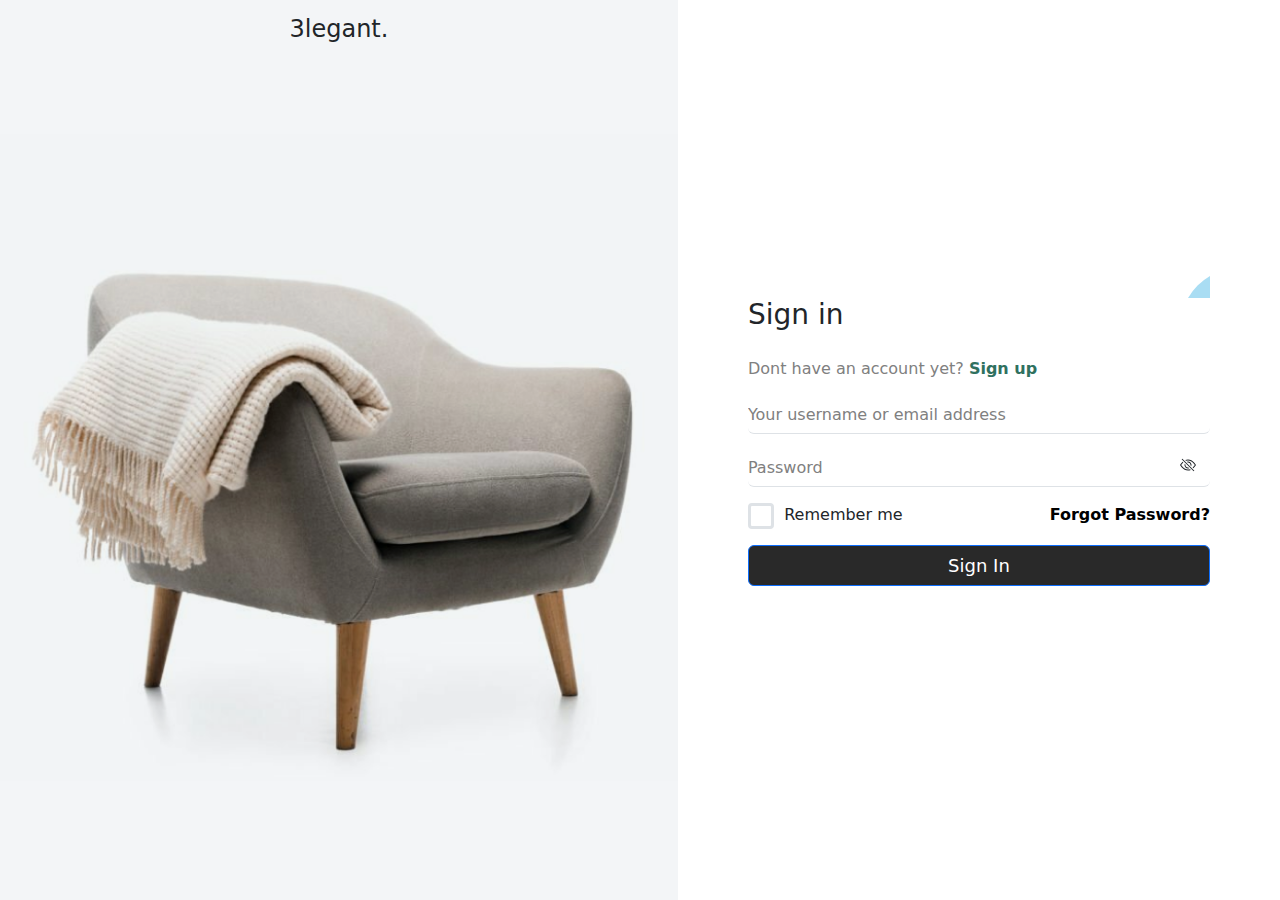
<file: signIn.html>
﻿<html>
<head>
    <meta charset="utf-8" />
    <title>Furniture</title>
    <meta name="viewport" content="width=device-width, initial-scale=1, minimum-scale=1, maximum-scale=1" />
    <link rel="stylesheet" href="package/swiper-bundle.min.css" />
    <link rel="stylesheet" href="assets/style.css" />
    <link rel="stylesheet" href="bootstrap-5.3.6-dist\css\bootstrap.min.css" />
    <link rel="stylesheet" href="bootstrap-5.3.6-dist\css\bootstrap.css" />
    <link rel="stylesheet" href="https://unpkg.com/aos@next/dist/aos.css" />
    <link rel="icon" href="assets/images/Vector.png" />
</head>
<body>
    <div class="sign-up d-flex align-items-center">
        <div>
            <h4 class="text-center">3legant.</h4>
        </div>
        <div>
            <svg class="mySVG" xmlns="http://www.w3.org/2000/svg" xmlns:xlink="http://www.w3.org/1999/xlink" viewBox="0 0 50 50">
                <defs>
                    <circle id="armMaskPath" cx="100" cy="100" r="100" />
                </defs>
                <clipPath id="armMask">
                    <use xlink:href="#armMaskPath" overflow="visible" />
                </clipPath>
                <circle cx="100" cy="100" r="100" fill="#a9ddf3" />
                <g class="body">
                    <path fill="#FFFFFF" d="M193.3,135.9c-5.8-8.4-15.5-13.9-26.5-13.9H151V72c0-27.6-22.4-50-50-50S51,44.4,51,72v50H32.1 c-10.6,0-20,5.1-25.8,13l0,78h187L193.3,135.9z" />
                    <path fill="none" stroke="#3A5E77" stroke-width="2.5" stroke-linecap="round" stroke-linejoinn="round" d="M193.3,135.9 c-5.8-8.4-15.5-13.9-26.5-13.9H151V72c0-27.6-22.4-50-50-50S51,44.4,51,72v50H32.1c-10.6,0-20,5.1-25.8,13" />
                    <path fill="#DDF1FA" d="M100,156.4c-22.9,0-43,11.1-54.1,27.7c15.6,10,34.2,15.9,54.1,15.9s38.5-5.8,54.1-15.9 C143,167.5,122.9,156.4,100,156.4z" />
                </g>
                <g class="earL">
                    <g class="outerEar" fill="#ddf1fa" stroke="#3a5e77" stroke-width="2.5">
                        <circle cx="47" cy="83" r="11.5" />
                        <path d="M46.3 78.9c-2.3 0-4.1 1.9-4.1 4.1 0 2.3 1.9 4.1 4.1 4.1" stroke-linecap="round" stroke-linejoin="round" />
                    </g>
                    <g class="earHair">
                        <rect x="51" y="64" fill="#FFFFFF" width="15" height="35" />
                        <path d="M53.4 62.8C48.5 67.4 45 72.2 42.8 77c3.4-.1 6.8-.1 10.1.1-4 3.7-6.8 7.6-8.2 11.6 2.1 0 4.2 0 6.3.2-2.6 4.1-3.8 8.3-3.7 12.5 1.2-.7 3.4-1.4 5.2-1.9" fill="#fff" stroke="#3a5e77" stroke-width="2.5" stroke-linecap="round" stroke-linejoin="round" />
                    </g>
                </g>
                <g class="earR">
                    <g class="outerEar" fill="#ddf1fa" stroke="#3a5e77" stroke-width="2.5">
                        <circle cx="155" cy="83" r="11.5" />
                        <path d="M155.7 78.9c2.3 0 4.1 1.9 4.1 4.1 0 2.3-1.9 4.1-4.1 4.1" stroke-linecap="round" stroke-linejoin="round" />
                    </g>
                    <g class="earHair">
                        <rect x="131" y="64" fill="#FFFFFF" width="20" height="35" />
                        <path d="M148.6 62.8c4.9 4.6 8.4 9.4 10.6 14.2-3.4-.1-6.8-.1-10.1.1 4 3.7 6.8 7.6 8.2 11.6-2.1 0-4.2 0-6.3.2 2.6 4.1 3.8 8.3 3.7 12.5-1.2-.7-3.4-1.4-5.2-1.9" fill="#fff" stroke="#3a5e77" stroke-width="2.5" stroke-linecap="round" stroke-linejoin="round" />
                    </g>
                </g>
                <path class="chin" d="M84.1 121.6c2.7 2.9 6.1 5.4 9.8 7.5l.9-4.5c2.9 2.5 6.3 4.8 10.2 6.5 0-1.9-.1-3.9-.2-5.8 3 1.2 6.2 2 9.7 2.5-.3-2.1-.7-4.1-1.2-6.1" fill="none" stroke="#3a5e77" stroke-width="2.5" stroke-linecap="round" stroke-linejoin="round" />
                <path class="face" fill="#DDF1FA" d="M134.5,46v35.5c0,21.815-15.446,39.5-34.5,39.5s-34.5-17.685-34.5-39.5V46" />
                <path class="hair" fill="#FFFFFF" stroke="#3A5E77" stroke-width="2.5" stroke-linecap="round" stroke-linejoin="round" d="M81.457,27.929 c1.755-4.084,5.51-8.262,11.253-11.77c0.979,2.565,1.883,5.14,2.712,7.723c3.162-4.265,8.626-8.27,16.272-11.235 c-0.737,3.293-1.588,6.573-2.554,9.837c4.857-2.116,11.049-3.64,18.428-4.156c-2.403,3.23-5.021,6.391-7.852,9.474" />
                <g class="eyebrow">
                    <path fill="#FFFFFF" d="M138.142,55.064c-4.93,1.259-9.874,2.118-14.787,2.599c-0.336,3.341-0.776,6.689-1.322,10.037 c-4.569-1.465-8.909-3.222-12.996-5.226c-0.98,3.075-2.07,6.137-3.267,9.179c-5.514-3.067-10.559-6.545-15.097-10.329 c-1.806,2.889-3.745,5.73-5.816,8.515c-7.916-4.124-15.053-9.114-21.296-14.738l1.107-11.768h73.475V55.064z" />
                    <path fill="#FFFFFF" stroke="#3A5E77" stroke-width="2.5" stroke-linecap="round" stroke-linejoin="round" d="M63.56,55.102 c6.243,5.624,13.38,10.614,21.296,14.738c2.071-2.785,4.01-5.626,5.816-8.515c4.537,3.785,9.583,7.263,15.097,10.329 c1.197-3.043,2.287-6.104,3.267-9.179c4.087,2.004,8.427,3.761,12.996,5.226c0.545-3.348,0.986-6.696,1.322-10.037 c4.913-0.481,9.857-1.34,14.787-2.599" />
                </g>
                <g class="eyeL">
                    <circle cx="85.5" cy="78.5" r="3.5" fill="#3a5e77" />
                    <circle cx="84" cy="76" r="1" fill="#fff" />
                </g>
                <g class="eyeR">
                    <circle cx="114.5" cy="78.5" r="3.5" fill="#3a5e77" />
                    <circle cx="113" cy="76" r="1" fill="#fff" />
                </g>
                <g class="mouth">
                    <path class="mouthBG" fill="#617E92" d="M100.2,101c-0.4,0-1.4,0-1.8,0c-2.7-0.3-5.3-1.1-8-2.5c-0.7-0.3-0.9-1.2-0.6-1.8 c0.2-0.5,0.7-0.7,1.2-0.7c0.2,0,0.5,0.1,0.6,0.2c3,1.5,5.8,2.3,8.6,2.3s5.7-0.7,8.6-2.3c0.2-0.1,0.4-0.2,0.6-0.2 c0.5,0,1,0.3,1.2,0.7c0.4,0.7,0.1,1.5-0.6,1.9c-2.6,1.4-5.3,2.2-7.9,2.5C101.7,101,100.5,101,100.2,101z" />
                    <path style="display: none;" class="mouthSmallBG" fill="#617E92" d="M100.2,101c-0.4,0-1.4,0-1.8,0c-2.7-0.3-5.3-1.1-8-2.5c-0.7-0.3-0.9-1.2-0.6-1.8 c0.2-0.5,0.7-0.7,1.2-0.7c0.2,0,0.5,0.1,0.6,0.2c3,1.5,5.8,2.3,8.6,2.3s5.7-0.7,8.6-2.3c0.2-0.1,0.4-0.2,0.6-0.2 c0.5,0,1,0.3,1.2,0.7c0.4,0.7,0.1,1.5-0.6,1.9c-2.6,1.4-5.3,2.2-7.9,2.5C101.7,101,100.5,101,100.2,101z" />
                    <path style="display: none;" class="mouthMediumBG" d="M95,104.2c-4.5,0-8.2-3.7-8.2-8.2v-2c0-1.2,1-2.2,2.2-2.2h22c1.2,0,2.2,1,2.2,2.2v2 c0,4.5-3.7,8.2-8.2,8.2H95z" />
                    <path style="display: none;" class="mouthLargeBG" d="M100 110.2c-9 0-16.2-7.3-16.2-16.2 0-2.3 1.9-4.2 4.2-4.2h24c2.3 0 4.2 1.9 4.2 4.2 0 9-7.2 16.2-16.2 16.2z" fill="#617e92" stroke="#3a5e77" stroke-linejoin="round" stroke-width="2.5" />
                    <defs>
                        <path id="mouthMaskPath" d="M100.2,101c-0.4,0-1.4,0-1.8,0c-2.7-0.3-5.3-1.1-8-2.5c-0.7-0.3-0.9-1.2-0.6-1.8 c0.2-0.5,0.7-0.7,1.2-0.7c0.2,0,0.5,0.1,0.6,0.2c3,1.5,5.8,2.3,8.6,2.3s5.7-0.7,8.6-2.3c0.2-0.1,0.4-0.2,0.6-0.2 c0.5,0,1,0.3,1.2,0.7c0.4,0.7,0.1,1.5-0.6,1.9c-2.6,1.4-5.3,2.2-7.9,2.5C101.7,101,100.5,101,100.2,101z" />
                    </defs>
                    <clipPath id="mouthMask">
                        <use xlink:href="#mouthMaskPath" overflow="visible" />
                    </clipPath>
                    <g clip-path="url(#mouthMask)">
                        <g class="tongue">
                            <circle cx="100" cy="107" r="8" fill="#cc4a6c" />
                            <ellipse class="tongueHighlight" cx="100" cy="100.5" rx="3" ry="1.5" opacity=".1" fill="#fff" />
                        </g>
                    </g>
                    <path clip-path="url(#mouthMask)" class="tooth" style="fill:#FFFFFF;" d="M106,97h-4c-1.1,0-2-0.9-2-2v-2h8v2C108,96.1,107.1,97,106,97z" />
                    <path class="mouthOutline" fill="none" stroke="#3A5E77" stroke-width="2.5" stroke-linejoin="round" d="M100.2,101c-0.4,0-1.4,0-1.8,0c-2.7-0.3-5.3-1.1-8-2.5c-0.7-0.3-0.9-1.2-0.6-1.8 c0.2-0.5,0.7-0.7,1.2-0.7c0.2,0,0.5,0.1,0.6,0.2c3,1.5,5.8,2.3,8.6,2.3s5.7-0.7,8.6-2.3c0.2-0.1,0.4-0.2,0.6-0.2 c0.5,0,1,0.3,1.2,0.7c0.4,0.7,0.1,1.5-0.6,1.9c-2.6,1.4-5.3,2.2-7.9,2.5C101.7,101,100.5,101,100.2,101z" />
                </g>
                <path class="nose" d="M97.7 79.9h4.7c1.9 0 3 2.2 1.9 3.7l-2.3 3.3c-.9 1.3-2.9 1.3-3.8 0l-2.3-3.3c-1.3-1.6-.2-3.7 1.8-3.7z" fill="#3a5e77" />
                <g class="arms d-none" clip-path="url(#armMask)">
                    <g class="armL">
                        <path fill="#ddf1fa" stroke="#3a5e77" stroke-linecap="round" stroke-linejoin="round" stroke-miterlimit="10" stroke-width="2.5" d="M121.3 97.4L111 58.7l38.8-10.4 20 36.1z" />
                        <path fill="#ddf1fa" stroke="#3a5e77" stroke-linecap="round" stroke-linejoin="round" stroke-miterlimit="10" stroke-width="2.5" d="M134.4 52.5l19.3-5.2c2.7-.7 5.4.9 6.1 3.5.7 2.7-.9 5.4-3.5 6.1L146 59.7M160.8 76.5l19.4-5.2c2.7-.7 5.4.9 6.1 3.5.7 2.7-.9 5.4-3.5 6.1l-18.3 4.9M158.3 66.8l23.1-6.2c2.7-.7 5.4.9 6.1 3.5.7 2.7-.9 5.4-3.5 6.1l-23.1 6.2M150.9 58.4l26-7c2.7-.7 5.4.9 6.1 3.5.7 2.7-.9 5.4-3.5 6.1l-21.3 5.7" />
                        <path fill="#a9ddf3" d="M178.8 74.7l2.2-.6c1.1-.3 2.2.3 2.4 1.4.3 1.1-.3 2.2-1.4 2.4l-2.2.6-1-3.8zM180.1 64l2.2-.6c1.1-.3 2.2.3 2.4 1.4.3 1.1-.3 2.2-1.4 2.4l-2.2.6-1-3.8zM175.5 54.9l2.2-.6c1.1-.3 2.2.3 2.4 1.4.3 1.1-.3 2.2-1.4 2.4l-2.2.6-1-3.8zM152.1 49.4l2.2-.6c1.1-.3 2.2.3 2.4 1.4.3 1.1-.3 2.2-1.4 2.4l-2.2.6-1-3.8z" />
                        <path fill="#fff" stroke="#3a5e77" stroke-linecap="round" stroke-linejoin="round" stroke-width="2.5" d="M123.5 96.8c-41.4 14.9-84.1 30.7-108.2 35.5L1.2 80c33.5-9.9 71.9-16.5 111.9-21.8" />
                        <path fill="#fff" stroke="#3a5e77" stroke-linecap="round" stroke-linejoin="round" stroke-width="2.5" d="M108.5 59.4c7.7-5.3 14.3-8.4 22.8-13.2-2.4 5.3-4.7 10.3-6.7 15.1 4.3.3 8.4.7 12.3 1.3-4.2 5-8.1 9.6-11.5 13.9 3.1 1.1 6 2.4 8.7 3.8-1.4 2.9-2.7 5.8-3.9 8.5 2.5 3.5 4.6 7.2 6.3 11-4.9-.8-9-.7-16.2-2.7M94.5 102.8c-.6 4-3.8 8.9-9.4 14.7-2.6-1.8-5-3.7-7.2-5.7-2.5 4.1-6.6 8.8-12.2 14-1.9-2.2-3.4-4.5-4.5-6.9-4.4 3.3-9.5 6.9-15.4 10.8-.2-3.4.1-7.1 1.1-10.9M97.5 62.9c-1.7-2.4-5.9-4.1-12.4-5.2-.9 2.2-1.8 4.3-2.5 6.5-3.8-1.8-9.4-3.1-17-3.8.5 2.3 1.2 4.5 1.9 6.8-5-.6-11.2-.9-18.4-1 2 2.9.9 3.5 3.9 6.2" />
                    </g>
                    <g class="armR">
                        <path fill="#ddf1fa" stroke="#3a5e77" stroke-linecap="round" stroke-linejoin="round" stroke-miterlimit="10" stroke-width="2.5" d="M265.4 97.3l10.4-38.6-38.9-10.5-20 36.1z" />
                        <path fill="#ddf1fa" stroke="#3a5e77" stroke-linecap="round" stroke-linejoin="round" stroke-miterlimit="10" stroke-width="2.5" d="M252.4 52.4L233 47.2c-2.7-.7-5.4.9-6.1 3.5-.7 2.7.9 5.4 3.5 6.1l10.3 2.8M226 76.4l-19.4-5.2c-2.7-.7-5.4.9-6.1 3.5-.7 2.7.9 5.4 3.5 6.1l18.3 4.9M228.4 66.7l-23.1-6.2c-2.7-.7-5.4.9-6.1 3.5-.7 2.7.9 5.4 3.5 6.1l23.1 6.2M235.8 58.3l-26-7c-2.7-.7-5.4.9-6.1 3.5-.7 2.7.9 5.4 3.5 6.1l21.3 5.7" />
                        <path fill="#a9ddf3" d="M207.9 74.7l-2.2-.6c-1.1-.3-2.2.3-2.4 1.4-.3 1.1.3 2.2 1.4 2.4l2.2.6 1-3.8zM206.7 64l-2.2-.6c-1.1-.3-2.2.3-2.4 1.4-.3 1.1.3 2.2 1.4 2.4l2.2.6 1-3.8zM211.2 54.8l-2.2-.6c-1.1-.3-2.2.3-2.4 1.4-.3 1.1.3 2.2 1.4 2.4l2.2.6 1-3.8zM234.6 49.4l-2.2-.6c-1.1-.3-2.2.3-2.4 1.4-.3 1.1.3 2.2 1.4 2.4l2.2.6 1-3.8z" />
                        <path fill="#fff" stroke="#3a5e77" stroke-linecap="round" stroke-linejoin="round" stroke-width="2.5" d="M263.3 96.7c41.4 14.9 84.1 30.7 108.2 35.5l14-52.3C352 70 313.6 63.5 273.6 58.1" />
                        <path fill="#fff" stroke="#3a5e77" stroke-linecap="round" stroke-linejoin="round" stroke-width="2.5" d="M278.2 59.3l-18.6-10 2.5 11.9-10.7 6.5 9.9 8.7-13.9 6.4 9.1 5.9-13.2 9.2 23.1-.9M284.5 100.1c-.4 4 1.8 8.9 6.7 14.8 3.5-1.8 6.7-3.6 9.7-5.5 1.8 4.2 5.1 8.9 10.1 14.1 2.7-2.1 5.1-4.4 7.1-6.8 4.1 3.4 9 7 14.7 11 1.2-3.4 1.8-7 1.7-10.9M314 66.7s5.4-5.7 12.6-7.4c1.7 2.9 3.3 5.7 4.9 8.6 3.8-2.5 9.8-4.4 18.2-5.7.1 3.1.1 6.1 0 9.2 5.5-1 12.5-1.6 20.8-1.9-1.4 3.9-2.5 8.4-2.5 8.4" />
                    </g>
                </g>
            </svg>
            <h3>Sign in</h3>
            <p>Dont have an account yet? <a href="signUp.html">Sign up</a></p>
            <form class="row g-3" action="home1.html">
                <div class="col-12">
                    <input type="text" class="form-control" id="name" placeholder="Your username or email address">
                </div>
                <div class="col-12">
                    <input type="password" class="form-control" id="password" placeholder="Password">
                    <svg xmlns="http://www.w3.org/2000/svg" width="16" height="16" fill="currentColor" class="bi bi-eye d-none" viewBox="0 0 16 16">
                        <path d="M16 8s-3-5.5-8-5.5S0 8 0 8s3 5.5 8 5.5S16 8 16 8M1.173 8a13 13 0 0 1 1.66-2.043C4.12 4.668 5.88 3.5 8 3.5s3.879 1.168 5.168 2.457A13 13 0 0 1 14.828 8q-.086.13-.195.288c-.335.48-.83 1.12-1.465 1.755C11.879 11.332 10.119 12.5 8 12.5s-3.879-1.168-5.168-2.457A13 13 0 0 1 1.172 8z" />
                        <path d="M8 5.5a2.5 2.5 0 1 0 0 5 2.5 2.5 0 0 0 0-5M4.5 8a3.5 3.5 0 1 1 7 0 3.5 3.5 0 0 1-7 0" />
                    </svg>
                    <svg xmlns="http://www.w3.org/2000/svg" width="16" height="16" fill="currentColor" class="bi bi-eye-slash" viewBox="0 0 16 16">
                        <path d="M13.359 11.238C15.06 9.72 16 8 16 8s-3-5.5-8-5.5a7 7 0 0 0-2.79.588l.77.771A6 6 0 0 1 8 3.5c2.12 0 3.879 1.168 5.168 2.457A13 13 0 0 1 14.828 8q-.086.13-.195.288c-.335.48-.83 1.12-1.465 1.755q-.247.248-.517.486z" />
                        <path d="M11.297 9.176a3.5 3.5 0 0 0-4.474-4.474l.823.823a2.5 2.5 0 0 1 2.829 2.829zm-2.943 1.299.822.822a3.5 3.5 0 0 1-4.474-4.474l.823.823a2.5 2.5 0 0 0 2.829 2.829" />
                        <path d="M3.35 5.47q-.27.24-.518.487A13 13 0 0 0 1.172 8l.195.288c.335.48.83 1.12 1.465 1.755C4.121 11.332 5.881 12.5 8 12.5c.716 0 1.39-.133 2.02-.36l.77.772A7 7 0 0 1 8 13.5C3 13.5 0 8 0 8s.939-1.721 2.641-3.238l.708.709zm10.296 8.884-12-12 .708-.708 12 12z" />
                    </svg>
                </div>
                <div class="col-12" id="remember-section">
                    <div class="form-check">
                        <input class="form-check-input" type="checkbox" id="gridCheck">
                        <label class="form-check-label" for="gridCheck">
                            <span>Remember me</span>
                        </label>
                        <a href="#">Forgot Password?</a>
                    </div>
                </div>
                <div class="col-12">
                    <button type="submit" class="btn btn-primary w-100">Sign In</button>
                </div>
            </form>
        </div>
    </div>
    <script src="https://unpkg.com/aos@next/dist/aos.js"></script>
    <script>
        AOS.init();
    </script>
    <script src="assets/jScript.js"></script>
    <script src="bootstrap-5.3.6-dist\js\bootstrap.bundle.min.js"></script>
    <script src="bootstrap-5.3.6-dist\js\bootstrap.bundle.js"></script>
</body>
</html>
</file>
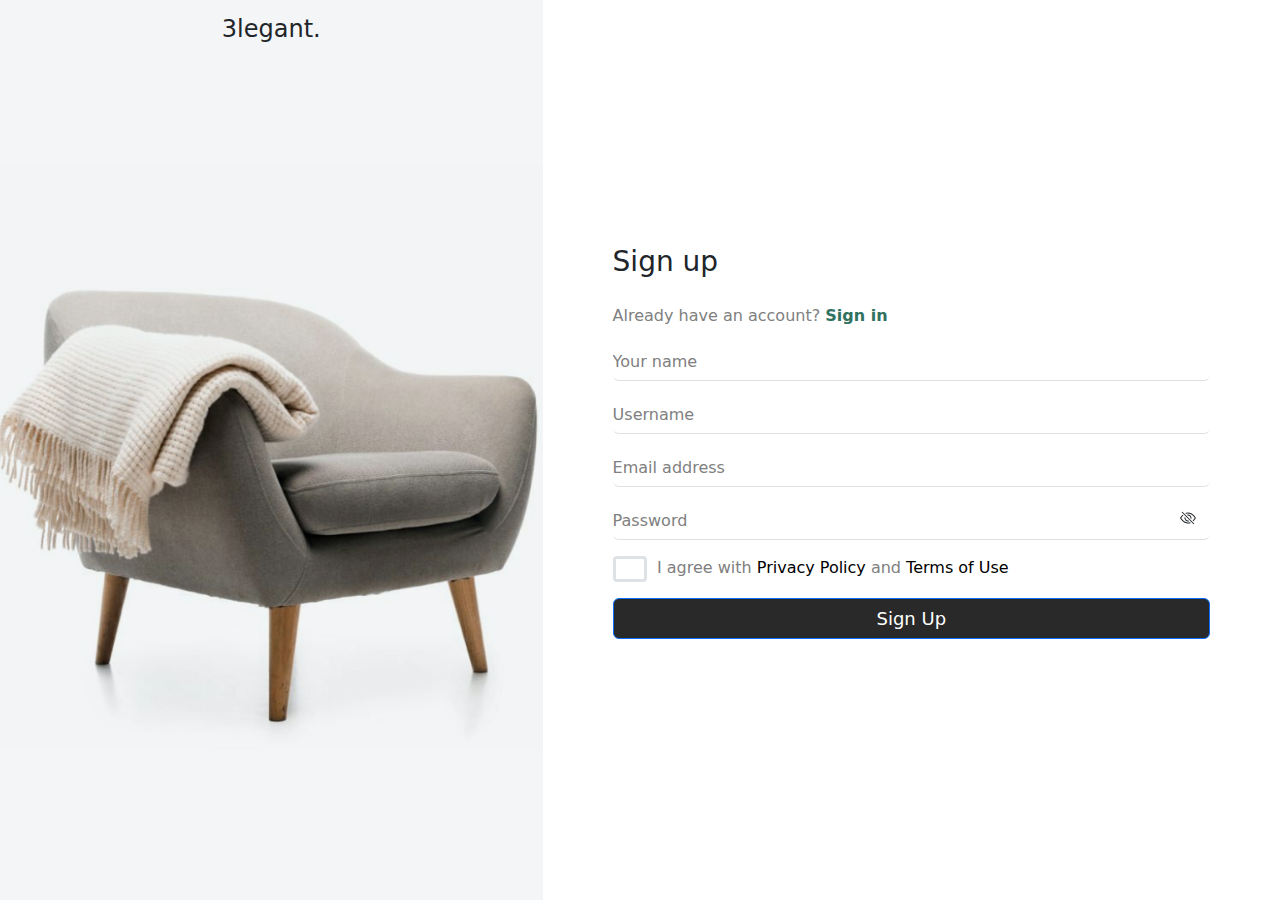
<file: signUp.html>
﻿<html>
<head>
    <meta charset="utf-8" />
    <title>Furniture</title>
    <meta name="viewport" content="width=device-width, initial-scale=1, minimum-scale=1, maximum-scale=1" />
    <link rel="stylesheet" href="package/swiper-bundle.min.css" />
    <link rel="stylesheet" href="assets/style.css" />
    <link rel="stylesheet" href="bootstrap-5.3.6-dist\css\bootstrap.min.css" />
    <link rel="stylesheet" href="bootstrap-5.3.6-dist\css\bootstrap.css" />
    <link rel="stylesheet" href="https://unpkg.com/aos@next/dist/aos.css" />
    <link rel="icon" href="assets/images/Vector.png" />
</head>
<body>
    <div class="sign-up d-flex align-items-center">
        <div>
            <h4 class="text-center">3legant.</h4>
        </div>
        <div>
            <h3>Sign up</h3>
            <p>Already have an account? <a href="signIn.html">Sign in</a></p>
            <form class="row g-3" action="home1.html">
                <div class="col-12">
                    <input type="text" class="form-control" id="name" placeholder="Your name">
                </div>
                <div class="col-12">
                    <input type="text" class="form-control" id="userName" placeholder="Username">
                </div>
                <div class="col-12">
                    <input type="email" class="form-control" id="email" placeholder="Email address">
                </div>
                <div class="col-12">
                    <input type="password" class="form-control" id="password" placeholder="Password">
                    <svg xmlns="http://www.w3.org/2000/svg" width="16" height="16" fill="currentColor" class="bi bi-eye d-none" viewBox="0 0 16 16">
                        <path d="M16 8s-3-5.5-8-5.5S0 8 0 8s3 5.5 8 5.5S16 8 16 8M1.173 8a13 13 0 0 1 1.66-2.043C4.12 4.668 5.88 3.5 8 3.5s3.879 1.168 5.168 2.457A13 13 0 0 1 14.828 8q-.086.13-.195.288c-.335.48-.83 1.12-1.465 1.755C11.879 11.332 10.119 12.5 8 12.5s-3.879-1.168-5.168-2.457A13 13 0 0 1 1.172 8z" />
                        <path d="M8 5.5a2.5 2.5 0 1 0 0 5 2.5 2.5 0 0 0 0-5M4.5 8a3.5 3.5 0 1 1 7 0 3.5 3.5 0 0 1-7 0" />
                    </svg>
                    <svg xmlns="http://www.w3.org/2000/svg" width="16" height="16" fill="currentColor" class="bi bi-eye-slash" viewBox="0 0 16 16">
                        <path d="M13.359 11.238C15.06 9.72 16 8 16 8s-3-5.5-8-5.5a7 7 0 0 0-2.79.588l.77.771A6 6 0 0 1 8 3.5c2.12 0 3.879 1.168 5.168 2.457A13 13 0 0 1 14.828 8q-.086.13-.195.288c-.335.48-.83 1.12-1.465 1.755q-.247.248-.517.486z" />
                        <path d="M11.297 9.176a3.5 3.5 0 0 0-4.474-4.474l.823.823a2.5 2.5 0 0 1 2.829 2.829zm-2.943 1.299.822.822a3.5 3.5 0 0 1-4.474-4.474l.823.823a2.5 2.5 0 0 0 2.829 2.829" />
                        <path d="M3.35 5.47q-.27.24-.518.487A13 13 0 0 0 1.172 8l.195.288c.335.48.83 1.12 1.465 1.755C4.121 11.332 5.881 12.5 8 12.5c.716 0 1.39-.133 2.02-.36l.77.772A7 7 0 0 1 8 13.5C3 13.5 0 8 0 8s.939-1.721 2.641-3.238l.708.709zm10.296 8.884-12-12 .708-.708 12 12z" />
                    </svg>
                </div>
                <div class="col-12">
                    <div class="form-check">
                        <input class="form-check-input" type="checkbox" id="gridCheck">
                        <label class="form-check-label" for="gridCheck">
                            <a href="#">I agree with <span>Privacy Policy</span> and <span>Terms of Use</span></a>
                        </label>
                    </div>
                </div>
                <div class="col-12">
                    <button type="submit" class="btn btn-primary w-100">Sign Up</button>
                </div>
            </form>
        </div>
    </div>
    <script src="https://unpkg.com/aos@next/dist/aos.js"></script>
    <script>
        AOS.init();
    </script>
    <script src="assets/jScript.js"></script>
    <script src="bootstrap-5.3.6-dist\js\bootstrap.bundle.min.js"></script>
    <script src="bootstrap-5.3.6-dist\js\bootstrap.bundle.js"></script>
</body>
</html>
</file>
<file: assets/style.css>
* {
    box-sizing: border-box;
}

body {
    margin: 0;
}

.sign-up {
    height: 100%;
}

    .sign-up > div:first-of-type {
        background-image: url("images/Paste.png");
        background-size: cover;
        background-position: center;
        width: 100%;
        height: 100%;
    }

    .sign-up > div:last-of-type {
        padding-inline: 70px
    }

        .sign-up > div:last-of-type input:not([type="checkbox"]) {
            border-top: none;
            border-inline: none;
            padding-inline-start: 0;
        }

            .sign-up > div:last-of-type input:not([type="checkbox"]):focus {
                box-shadow: none;
            }

        .sign-up > div:last-of-type input::placeholder {
            color: grey;
        }

        .sign-up > div:last-of-type p,
        .sign-up > div:last-of-type a {
            color: gray;
        }

            .sign-up > div:last-of-type p:first-of-type > a {
                color: #30715f;
                font-weight: 700;
            }

        .sign-up > div:last-of-type a {
            text-decoration: none;
        }

            .sign-up > div:last-of-type a span {
                color: black;
            }

        .sign-up > div:last-of-type p span {
            color: #0df0c2;
            font-weight: 700;
        }

input[type="checkbox"] {
    border-width: 3px;
    height: 100%;
    width: 6%;
    margin-top: 0px;
}

    input[type="checkbox"] + label {
        margin-inline-start: 10px;
    }

.sign-up button {
    background-color: #000000d6;
    font-size: 18px;
    font-weight: 500px;
}

.sign-up h3 {
    margin-bottom: 25px;
}

.sign-up > div:first-of-type h4 {
    margin-top: 15px;
}

svg {
    margin-top: -30px;
    margin-left: calc(100% - 30px);
    cursor: pointer;
}

#remember-section a {
    float: right;
    color: black;
    font-weight: 600;
}

@media(min-width: 310px) and (max-width: 411px) {
    .sign-up form > div:nth-child(5) label {
        margin-top: -40px;
        margin-left: 20px;
    }

    .sign-up input[type="checkbox"] {
        width: 30px;
        height: 30px;
        cursor: pointer;
    }
}

@media(max-width: 500px) {
    .sign-up {
        flex-wrap: wrap;
    }

        .sign-up > div {
            margin-bottom: 20px;
        }

        .sign-up input[type="checkbox"] {
            width: 30px;
            height: 30px;
            cursor: pointer;
        }

        .sign-up > div:last-of-type {
            padding-inline: 30px;
        }

        .sign-up > div:first-of-type {
            height: 70%;
        }
}

@media(min-width: 500px) and (max-width: 1024px) {
    .sign-up {
        flex-wrap: wrap;
    }

        .sign-up > div {
            margin-bottom: 20px;
        }

        .sign-up input[type="checkbox"] {
            width: 30px;
            height: 30px;
        }

        .sign-up > div:last-of-type {
            padding-inline: 30px;
        }

        .sign-up > div:first-of-type {
            height: 60%;
        }
}
</file>
<file: assets/home1Style.css>
* {
    box-sizing: border-box;
}

body {
    margin: 0;
}

.notification-bar {
    padding: 15px;
    background-color: #F3F5F7;
    position: relative;
}

    .notification-bar > div > div {
        display: inline-block;
        position: relative;
    }

        .notification-bar > div > div::after {
            content: '';
            width: 0;
            height: 1px;
            background-color: #2e39e9;
            position: absolute;
            top: 25px;
            left: 0;
            transition: 0.2s linear;
        }

        .notification-bar > div > div:hover::after {
            width: 100%;
        }

    .notification-bar > div > * {
        margin-inline-end: 20px;
    }

    .notification-bar > img {
        position: absolute;
        right: 10px;
        top: 40%;
        cursor: pointer;
    }

    .notification-bar a {
        text-decoration: none;
    }


.navigation-bar .nav-item a.active {
    color: #141718;
}

.navigation-bar .nav-item a {
    text-decoration: none;
    color: #6C7275;
    margin-right: 40px;
    transition: all 0.2s linear;
}

    .navigation-bar .nav-item a:hover {
        color: #141718;
    }

.navigation-bar img {
    cursor: pointer;
}

.navigation-bar .navbar {
    background-color: #ffffff !important;
}

.navigation-bar .container-fluid {
    position: relative;
}

.navigation-bar .navbar-toggler {
    position: absolute;
}

.navigation-bar #cartOffcanvasRight .offcanvas-body .adjustQty {
    background-color: #363f41;
    user-select: none;
    border: none;
    border-radius: 50%;
    height: 35px;
    width: 35px;
    line-height: 30px;
    color: #FEFEFE;
    font-weight: 500;
}


.navigation-bar #cartOffcanvasRight .offcanvas-body .subtotal p {
    font-weight: 500;
}

.navigation-bar #cartOffcanvasRight .offcanvas-body .checkout {
    color: white;
    font-weight: 500;
    background-color: #140f0f;
    margin-top: 20px;
    width: 100%;
    padding-bottom: 10px;
    padding-top: 10px;
    border: none;
    border-radius: 8px;
    font-size: 18px;
    margin-bottom: 20px;
    transition: 0.2s ease-out;
}

    .navigation-bar #cartOffcanvasRight .offcanvas-body .checkout:hover {
        color: #1a2325;
        background-color: #865656;
    }

    .navigation-bar #cartOffcanvasRight .offcanvas-body .view-cart {
        width: fit-content;
        margin-left: 40%;
        cursor: pointer;
        position: relative;
    }

        .navigation-bar #cartOffcanvasRight .offcanvas-body .view-cart::after {
            content: "";
            position: absolute;
            width: 100%;
            transform: scaleX(0);
            transform-origin: right bottom;
            height: 2px !important;
            bottom: 0;
            left: 0;
            transition: transform 0.2s ease-out;
            background-color: #140f0f;
        }

        .navigation-bar #cartOffcanvasRight .offcanvas-body .view-cart:hover::after {
            transform: scaleX(1);
            transform-origin: left bottom;
        }

            .navigation-bar #cartOffcanvasRight .offcanvas-body .view-cart a {
                font-weight: 500;
                text-decoration: none;
                color: #140f0f;
            }

    .navigation-bar #cartOffcanvasRight .offcanvas-body .subtotal {
        padding-bottom: 10px;
        border-bottom: 1px solid #4c7f79;
        margin-bottom: 15px;
    }

.navigation-bar #cartOffcanvasRight .offcanvas-body .close-icon svg {
    cursor: pointer;
    transition: 0.2s linear;
}
.navigation-bar #cartOffcanvasRight .offcanvas-body .close-icon:hover svg {
    transform: scale(1.1);
}


.navigation-bar #cartOffcanvasRight .offcanvas-body .close-icon:hover svg path {
    fill: #881919 !important;
}


.navigation-bar #offcanvasNavbar.offcanvas-body > div > * {
    margin-right: 20px;
}

.navigation-bar .container-fluid > div:last-of-type {
    gap: 10px;
}

.navigation-bar .offcanvas.show .input-search {
    display: block !important;
    width: calc(100% - 30px);
    position: relative;
}

    .navigation-bar .offcanvas.show .input-search input {
        width: 100%;
        padding: 10px 10px 10px 50px;
        border-radius: 8px;
        outline: none;
    }

    .navigation-bar .offcanvas.show .input-search img {
        position: absolute;
        left: 15px;
        top: 12px;
    }

.navigation-bar .offcanvas.show .offcanvas-body {
    flex-direction: column;
    padding: 15px;
}

    .navigation-bar .offcanvas.show .offcanvas-body > .nav-icons {
        display: none !important;
    }

.navigation-bar #offcanvasNavbar.offcanvas.show .offcanvas-body > div:last-of-type {
    display: block !important;
}

.navigation-bar .offcanvas.show .navbar-nav {
    justify-content: flex-start !important;
    margin-top: 20px;
    width: calc(100% - 30px);
}

    .navigation-bar .offcanvas.show .navbar-nav > * {
        padding-bottom: 8px;
        border-bottom: 1px solid grey;
        margin-bottom: 15px;
    }

    .navigation-bar .offcanvas.show .navbar-nav a {
        font-weight: 500;
    }

.navigation-bar .offcanvas.show .offcanvas-body > div:last-of-type {
    width: 100%;
}

    .navigation-bar .offcanvas.show .offcanvas-body > div:last-of-type input {
        width: 100%;
        padding: 5px;
        border-inline: none;
        border-top: none;
        font-size: 18px;
        outline: none;
        margin-bottom: 10px;
    }

    .navigation-bar .offcanvas.show .offcanvas-body > div:last-of-type > div.d-flex {
        width: 30%
    }

    .navigation-bar .offcanvas.show .offcanvas-body > div:last-of-type > div:nth-child(1),
    .navigation-bar .offcanvas.show .offcanvas-body > div:last-of-type > div:nth-child(2) {
        position: relative;
    }

    .navigation-bar .offcanvas.show .offcanvas-body > div:last-of-type .icons {
        position: absolute;
        width: 15%;
        left: calc(100% - 50px);
        top: 10px
    }

.navigation-bar .offcanvas.show#offcanvasNavbar .offcanvas-body > div:last-of-type a {
    text-align: center;
    display: block;
    width: calc(100% - 20px);
    color: #ffffff;
    padding: 10px;
    text-decoration: none;
    background-color: #141718;
    font-weight: 400;
    border-radius: 6px;
    margin-top: 20px;
    margin-bottom: 20px;
    font-size: 18px;
    transition: 0.2s ease-out;
}

        .navigation-bar .offcanvas.show#offcanvasNavbar .offcanvas-body > div:last-of-type a:hover {
            background-color: #5a3939;
            color: #141718;
            font-weight: 500;
        }

.navigation-bar #offcanvasNavbar svg {
    cursor: pointer;
    transition: 0.2s linear;
    margin-right: 20px;
}

.navigation-bar #offcanvasNavbar svg:hover {
    transform: scale(1.1);
}

        .navigation-bar .offcanvas.show .offcanvas-body > div:last-of-type > div:last-of-type svg:first-of-type:hover circle {
            transition: 0.3s ease-out;
        }

        .navigation-bar .offcanvas.show .offcanvas-body > div:last-of-type > div:last-of-type svg:first-of-type:hover {
            fill: #141718;
        }

            .navigation-bar .offcanvas.show .offcanvas-body > div:last-of-type > div:last-of-type svg:first-of-type:hover circle:first-of-type {
                fill: #ffffff;
            }

            .navigation-bar .offcanvas.show .offcanvas-body > div:last-of-type > div:last-of-type svg:first-of-type:hover circle:last-of-type {
                stroke: #ffffff;
            }

        .navigation-bar .offcanvas.show .offcanvas-body > div:last-of-type > div:last-of-type svg:nth-child(2) path {
            transition: 0.3s ease-out;
        }

        .navigation-bar .offcanvas.show .offcanvas-body > div:last-of-type > div:last-of-type svg:nth-child(2):hover {
            fill: #141718;
        }

            .navigation-bar .offcanvas.show .offcanvas-body > div:last-of-type > div:last-of-type svg:nth-child(2):hover path {
                stroke: #ffffff;
            }

        .navigation-bar .offcanvas.show .offcanvas-body > div:last-of-type > div:last-of-type svg:nth-child(3),
        .navigation-bar .offcanvas.show .offcanvas-body > div:last-of-type > div:last-of-type svg:nth-child(3) rect,
        .navigation-bar .offcanvas.show .offcanvas-body > div:last-of-type > div:last-of-type svg:nth-child(3) path {
            transition: 0.3s ease-out;
        }

            .navigation-bar .offcanvas.show .offcanvas-body > div:last-of-type > div:last-of-type svg:nth-child(3):hover {
                fill: #141718;
            }

                .navigation-bar .offcanvas.show .offcanvas-body > div:last-of-type > div:last-of-type svg:nth-child(3):hover rect,
                .navigation-bar .offcanvas.show .offcanvas-body > div:last-of-type > div:last-of-type svg:nth-child(3):hover path {
                    stroke: #ffffff
                }

.navigation-bar span.prod-num {
    background-color: #141718;
    color: #6f77f7;
    height: 35px;
    width: 35px;
    text-align: center;
    border-radius: 50%;
    line-height: 35px;
    font-size: 19px;
    font-weight: 500;
}

.mySwiper .swiper-wrapper {
    height: auto !important;
}

.blog-section > div:last-of-type {
    gap: 20px;
}



@media (max-width: 1226px) {
    .navigation-bar .navbar-brand {
        margin-left: 70px;
    }

    .banner-grid {
        flex-wrap: wrap !important;
    }

        .banner-grid > * {
            margin-bottom: 25px !important;
            width: 100% !important;
        }


    .blog-section > div:last-of-type {
        flex-wrap: wrap;
    }

    .blog-section .article-card {
        width: 100%;
        margin-bottom: 20px;
    }

        .blog-section .article-card img {
            width: 100%;
        }

    .banner {
        flex-wrap: wrap !important;
    }

    .banner > * {
        width: 100% !important;
    }

}

.slider-section .swiper-slide img {
    width: 100%;
    height: 100%;
    object-fit: contain;
}

.slider-section .swiper-button-prev img {
    margin-left: 30px;
}

.slider-section .swiper-button-prev:after {
    display: none;
}



.slider-section .row {
    margin-top: 30px;
}


    .slider-section .row h6 {
        display: inline-block;
    }

    .slider-section .row .col-8 {
        padding-inline-end: 35%;
    }

    .slider-section .row > div:last-of-type span {
        color: grey;
    }

    .slider-section .row .col-4 {
        padding: 15px 7px 15px 7px;
    }

.banner-grid {
    margin-top: 20px;
    gap: 25px;
}

    .banner-grid > div {
        width: calc(50% - 13px);
    }

    .banner-grid .flex-column {
        gap: 25px;
    }

        .banner-grid > div:first-of-type,
        .banner-grid .flex-column > div {
            position: relative;
        }

            .banner-grid > div:first-of-type > img,
            .banner-grid .flex-column > div > img {
                transition: transform 0.5s linear;
            }

            .banner-grid > div:first-of-type:hover > img,
            .banner-grid .flex-column > div:hover > img {
                transform: rotateY(180deg);
            }

            .banner-grid > div:first-of-type > div,
            .banner-grid .flex-column > div > div {
                position: absolute;
                top: 20px;
                left: 20px;
            }

            .banner-grid > div > img,
            .banner-grid .flex-column > div > img {
                height: 100%;
                width: 100%;
            }

    .banner-grid .shop-link {
        position: relative;
        width: fit-content;
    }

        .banner-grid .shop-link a {
            text-decoration: none;
            color: #190505;
        }

        .banner-grid .shop-link::after {
            content: '';
            width: 100%;
            transform: scaleX(0);
            transform-origin: right bottom;
            height: 1.5px;
            background-color: #140f0f;
            position: absolute;
            bottom: 0;
            right: 0;
            transition: transform 0.2s linear;
        }

        .banner-grid .shop-link:hover::after {
            transform: scaleX(1);
            transform-origin: left bottom;
        }

.product-carousel {
    margin-top: 50px;
    margin-bottom: 30px;
}

    .product-carousel a {
        text-decoration: none;
        color: #000000;
    }

    .product-carousel .d-flex > div {
        position: relative;
        cursor: pointer;
    }

    .product-carousel .prod-card-head img {
        transition: 0.3s ease-out;
    }

    .product-carousel .swiper-slide {
        height: auto;
    }

    .product-carousel .swiper-slide:hover .prod-card-head img {
        transform: scale(1.1);
    }

    .product-carousel .mySwiper{
        height: 500px !important;
    }

    .product-carousel .swiper-wrapper {
        margin-bottom: 20px;
        height: auto;
    }

    .product-carousel .swiper-slide .prod-card-head {
        position: relative;
        margin-bottom: 20px;
        height: calc(80% - 20px);
    }

        .product-carousel .swiper-slide .prod-card-head img {
            width: 100%;
            height: 100%;
        }

        .product-carousel .swiper-slide .prod-card-head .badge {
            position: absolute;
            top: 30px;
            left: 10px;
            width: 95%;
        }

            .product-carousel .swiper-slide .prod-card-head .badge p {
                color: black;
                background-color: white;
                padding: 3px;
                margin-bottom: 5px;
                border-radius: 4px;
            }

            .product-carousel .swiper-slide .prod-card-head .badge span {
                color: white;
                background-color: #38CB89;
                padding: 3px;
                border-radius: 4px;
                display: block;
                width: 100%;
            }

        .product-carousel .swiper-slide .prod-card-head .badge svg {
            cursor: pointer;
        }


        .product-carousel .swiper-slide .prod-card-head button {
            position: absolute;
            bottom: 20px;
            left: 10px;
            width: calc(100% - 20px);
            background-color: #141718;
            border-radius: 8px;
            border: none;
            padding: 8px;
            color: white;
            transition: all 0.2s ease-in;
        }

            .product-carousel .swiper-slide .prod-card-head button:hover {
                background-color: green;
                font-weight: 500;
            }

    .product-carousel .swiper-slide .prod-card-body {
        height: 20%;
    }

    .product-carousel .swiper-slide .prod-card-body h6 {
        margin-top: 10px;
    }

    .product-carousel .swiper-slide .prod-card-body .prod-price span:last-of-type {
        text-decoration: line-through;
        color: #6C7275;
    }

.values > div {
    background-color: #F3F5F7;
    width: calc(94% / 4);
    padding: 35px 20px 35px 20px;
    cursor: pointer;
    transition: all 0.2s ease-out;
}

    .values > div:hover {
        border-radius: 45%;
        background-color: #dbdce8;
    }

    .values > div > span {
        color: #6C7275;
        display: block;
        width: 72%;
    }

    .values > div > h6 {
        margin-top: 20px;
        margin-bottom: 0;
    }

.banner {
    margin-top: 40px;
}

    .banner > div:nth-child(1) {
        width: 50%;
    }

        .banner > div:nth-child(1) img {
            height: 100%;
            width: 100%;
        }

    .banner > div:nth-child(2) {
        padding: 150px 70px 150px 70px;
        background-color: #F3F5F7;
        width: 50%;
    }

        .banner > div:nth-child(2) h3 {
            margin-top: 20px;
        }

        .banner > div:nth-child(2) > span {
            color: #377DFF;
        }

        .banner > div:nth-child(2) > div a {
            text-decoration: none;
            color: #000000;
        }

        .banner > div:nth-child(2) > div {
            position: relative;
            width: fit-content;
        }

            .banner > div:nth-child(2) > div::after {
                content: '';
                width: 100%;
                height: 1.5px;
                transform: scaleX(0);
                transform-origin: right bottom;
                background-color: #000000;
                position: absolute;
                bottom: 0;
                right: 0;
                transition: transform 0.2s linear;
            }

            .banner > div:nth-child(2) > div:hover::after {
                transform: scaleX(1);
                transform-origin: left bottom;
            }

.blog-section {
    margin-top: 40px;
}

    .blog-section a {
        text-decoration: none;
        color: #000000;
    }

    .blog-section .article-img {
        margin-bottom: 30px;
    }

    .blog-section h5 {
        margin-bottom: 20px;
    }

    .blog-section .article-card {
        cursor: pointer;
        width: calc((100% - 20px) / 3);
    }

        .blog-section .article-card img {
            width: 100%;
        }

        .blog-section .article-card .article-img img {
            transition: all 0.3s ease-in;
        }

        .blog-section .article-card:hover .article-img img {
            opacity: 0.7;
        }


        .blog-section .article-card > div:last-of-type {
            position: relative;
            width: fit-content;
        }

    .blog-section > div:first-of-type {
        margin-bottom: 20px;
    }

        .blog-section > div:first-of-type > div {
            position: relative;
        }

.newsLetter > div {
    width: calc(100% / 3);
    height: 100%;
}

    .newsLetter > div > img {
        width: 100%;
        height: 100%;
    }

    .newsLetter > div > input {
        border-inline: none;
        border-top: none;
        padding: 8px 25px 8px 25px;
        width: 70%;
    }

        .newsLetter > div > input:focus {
            box-shadow: none;
            outline: none;
        }

    .newsLetter > div.text-center > div {
        width: 70%;
        margin-top: -33px;
        margin-left: 15%;
    }

    .newsLetter > div.text-center a {
        text-decoration: none;
        color: #6C7275;
        transition: 0.2s linear;
    }

        .newsLetter > div.text-center a:hover {
            transform: scale(1.1);
            color: #365761;
        }

.footer {
    background-color: #141718;
    padding-top: 60px;
    padding-bottom: 50px;
}

    .footer .footer-content .d-flex:first-of-type {
        gap: 20px
    }

        .footer .footer-content .d-flex:first-of-type > * {
            margin-bottom: 0;
        }

        .footer .footer-content .d-flex:first-of-type > span {
            color: #6C7275;
        }

        .footer .footer-content .d-flex:first-of-type > h4,
        .footer .footer-content .d-flex:first-of-type > p {
            color: #E8ECEF;
        }

    .footer .footer-content .d-flex:last-of-type {
        gap: 20px;
    }

        .footer .footer-content .d-flex:last-of-type a {
            text-decoration: none;
            color: #FEFEFE;
        }

        .footer .footer-content .d-flex:last-of-type > div {
            position: relative;
        }

            .footer .footer-content .d-flex:last-of-type > div::after {
                content: '';
                position: absolute;
                width: 100%;
                transform: scaleX(0);
                transform-origin: right bottom;
                height: 1.5px;
                background-color: #FEFEFE;
                bottom: 0;
                right: 0;
                transition: transform 0.2s linear;
            }

            .footer .footer-content .d-flex:last-of-type > div:hover::after {
                transform: scaleX(1);
                transform-origin: left bottom;
            }

    .footer .bottom-bar {
        margin-top: 50px;
        padding-top: 15px;
        border-top: 0.1px solid #6C7275;
    }

        .footer .bottom-bar .d-flex:first-of-type {
            gap: 20px
        }

            .footer .bottom-bar .d-flex:first-of-type p {
                margin-bottom: 0;
            }

            .footer .bottom-bar .d-flex:first-of-type a {
                text-decoration: none;
                color: #FEFEFE;
                font-weight: 600;
                transition: 0.2s ease-out;
            }

            .footer .bottom-bar .d-flex:first-of-type p {
                color: #FEFEFE
            }

            .footer .bottom-bar .d-flex:first-of-type a:hover {
                transform: scale(1.1);
            }

        .footer .bottom-bar .d-flex:last-of-type {
            gap: 20px
        }

            .footer .bottom-bar .d-flex:last-of-type > * {
                cursor: pointer;
            }

            .footer .bottom-bar .d-flex:last-of-type * {
                transition: 0.2s linear;
            }

            .footer .bottom-bar .d-flex:last-of-type > *:nth-child(1):hover,
            .footer .bottom-bar .d-flex:last-of-type > *:nth-child(2):hover,
            .footer .bottom-bar .d-flex:last-of-type > *:nth-child(3):hover {
                fill: #ffffff;
            }

                .footer .bottom-bar .d-flex:last-of-type > *:nth-child(1):hover rect,
                .footer .bottom-bar .d-flex:last-of-type > *:nth-child(1):hover circle,
                .footer .bottom-bar .d-flex:last-of-type > *:nth-child(2):hover path,
                .footer .bottom-bar .d-flex:last-of-type > *:nth-child(3):hover rect,
                .footer .bottom-bar .d-flex:last-of-type > *:nth-child(3):hover path {
                    stroke: #000000;
                }

@media(min-width: 500px) and (max-width: 990px) {
    .slider-section .swiper-wrapper {
        height: auto;
    }

    .slider-section .swiper-slide img {
        height: 40% !important;
    }

}



@media(max-width: 500px) {

    .slider-section .swiper-wrapper {
        height: auto;
    }

    .slider-section .swiper-slide img {
        height: 40% !important;
    }


    .values {
        flex-wrap: wrap !important;
    }

        .values > div {
            width: 48% !important;
            margin-bottom: 15px;
        }



        .banner > * {
            width: 100% !important
        }



    .footer .d-flex:first-of-type {
        flex-wrap: wrap !important;
        justify-content: center !important;
    }



            .footer .d-flex:first-of-type .d-flex > * {
                width: 100%;
                display: block;
                margin-bottom: 20px;
            }

        .footer .d-flex:first-of-type .d-flex > span {
            transform: rotate(90deg);
        }




        .footer .d-flex:last-of-type > div:last-of-type {
            order: 1;
            width: 100%;
            justify-content: center;
            margin-bottom: 20px;
        }

        .footer .d-flex:last-of-type > div:first-of-type {
            order: 2;
            justify-content: center;
        }

            .footer .d-flex:last-of-type > div:first-of-type a:first-of-type {
                order: 1;
            }

            .footer .d-flex:last-of-type > div:first-of-type a:last-of-type {
                order: 2;
            }

            .footer .d-flex:last-of-type > div:first-of-type p {
                order: 3;
            }
}

@media(max-width: 770px) {
    .footer .d-flex:first-of-type .d-flex {
        flex-wrap: wrap !important;
        text-align: center !important;
    }

    .footer .d-flex:last-of-type {
        flex-wrap: wrap !important;
        margin-top: 20px;
    }

}

@media(min-width: 320px) and (max-width: 800px) {
    .newsLetter {
        flex-wrap: wrap !important;
    }

        .newsLetter > div:first-of-type,
        .newsLetter > div:last-of-type {
            display: none;
        }

        .newsLetter > div {
            width: 100%;
            padding-top: 30px;
            padding-bottom: 30px;
            background-color: #F2F4F6;
        }

        .newsLetter > div input {
            background-color: transparent;
        }


}
</file>
<file: assets/cart/cart.css>
.title {
    width: 55%;
    margin-inline: auto;
    margin-bottom: 60px;
}

    .title h3 {
        margin-bottom: 30px;
    }

    .title p,
    .title span {
        font-size: 20px;
        font-weight: 500;
    }

    .title > div > div {
        cursor: pointer;
        position: relative;
    }


    .title > div > div > p:first-of-type {
        margin-right: 1px;
        border-radius: 50%;
        height: 45px;
        width: 45px;
        line-height: 45px;
        background-color: #B1B5C4;
        color: white;
        display: inline-block;
    }

        .title > div > div > p:last-of-type {
            margin-right: 25px;
            border-radius: 50%;
            height: 45px;
            width: 45px;
            padding: 16px;
            background-color: #38CB89 !important;
            color: white;
            display: inline-block;
        }



        .title > div > div::after {
            content: '';
            position: absolute;
            height: 2px;
            width: 100%;
            transform: scaleX(0);
            transform-origin: bottom left;
            top: 50px;
            left: 0;
            transition: transform 0.2s ease-out;
        }

        .title > div > div.active::after {
            transform: scale(1);
            background-color: #23262F;
        }

        .title > div > div.visited::after {
            transform: scale(1);
            background-color: #38CB89;
        }

        .title > div > div.visited > p:last-of-type {
            display: inline-block !important;
        }

        .title > div > div.visited > p:first-of-type {
            display: none;
        }

        .title > div > div.active span {
            color: #23262F;
        }

        .title > div > div.active p {
            background-color: #23262F;
        }

.cart {
    gap: 30px;
}

    .cart > div:not(:first-of-type) {
        display: none !important;
    }

    .cart > div:nth-child(2).active,
    .cart > div:nth-child(4).active {
        display: block !important;
    }

    .cart > div:nth-child(3).active {
        display: flex !important;
    }


.cart-detail > div:first-of-type > div:first-of-type {
    width: 60%;
}

.cart-detail > div:first-of-type {
    gap: 30px;
}

.cart-detail .cart-summary {
    width: calc(40% - 30px);
    padding: 24px;
    border-radius: 6px;
    border: 1px solid #6C7275;
    height: 50%;
}

    .cart-detail .cart-summary h4 {
        margin-bottom: 15px;
    }

    .cart-detail .cart-summary .fees {
        padding: 10px;
        border: 1px solid #141718;
        border-radius: 4px;
        margin-bottom: 10px;
        transition: 0.3s ease-out;
        cursor: pointer;
    }

        .cart-detail .cart-summary .fees:hover {
            background-color: #F3F5F7;
            transform: scale(1.05);
        }

        .cart-detail .cart-summary .fees.active {
            background-color: #F3F5F7;
        }

        .cart-detail .cart-summary .fees input:checked {
            background-color: #141718;
            border-color: #141718;
        }

        .cart-detail .cart-summary > div:nth-child(5) {
            padding-bottom: 10px;
            border-bottom: 1px solid #EAEAEA;
            margin-bottom: 15px;
            margin-top: 100px;
        }

    .cart-detail .cart-summary > div:nth-child(6) {
        margin-bottom: 25px;
    }


    .cart-detail .cart-summary button {
        background-color: #141718;
        border: none;
        border-radius: 8px;
        padding: 10px;
        color: #FFFFFF;
        width: 100%;
        transition: all 0.3s ease-out;
    }

        .cart-detail .cart-summary button:hover {
            background-color: #175169;
            transform: translateY(-8px);
            box-shadow: 0 3px 5px 3px #d9e4e8;
        }

.cart-detail .coupon-form {
    margin-top: 70px;
    width: 30%;
    margin-bottom: 70px;
}

    .cart-detail .coupon-form p {
        color: #6C7275;
        margin-top: 15px
    }

    .cart-detail .coupon-form > div {
        position: relative;
    }

    .cart-detail .coupon-form input {
        width: 100%;
        padding: 10px 50px;
    }

    .cart-detail .coupon-form > div > div {
        width: calc(100% - 40px);
        margin-left: 5%;
        position: absolute;
        top: 12px;
    }

        .cart-detail .coupon-form > div > div a {
            text-decoration: none;
            color: #000000;
            font-weight: 500;
            transition: 0.2s linear;
        }

            .cart-detail .coupon-form > div > div a:hover {
                color: #565be3;
                text-decoration: underline;
            }

.cart-detail > div > div > h5 {
    padding-bottom: 15px;
    margin-bottom: 25px;
    border-bottom: 1px solid #6C7275;
}

.cart .adjustQty {
    background-color: #363f41;
    user-select: none;
    border: none;
    border-radius: 50%;
    height: 35px;
    width: 35px;
    line-height: 30px;
    color: #FEFEFE;
    font-weight: 500;
}

.cart table tbody .close-icon {
    cursor: pointer;
    transition: 0.3s ease-in;
}

    .cart table tbody .close-icon:hover {
        transform: scale(1.1);
    }

        .cart table tbody .close-icon:hover path {
            fill: #784343;
        }

.cart > div:nth-child(4) {
    box-shadow: 10px 32px 48px 10px #1212121A;
    padding: 50px;
    width: 50%;
    margin-inline: auto;
    margin-bottom: 80px;
}

    .cart > div:nth-child(4) > div:last-of-type {
        padding-inline: 25%;
        margin-top: 20px;
        margin-bottom: 40px;
    }

        .cart > div:nth-child(4) > div:nth-child(4) > div{
            gap: 15px
        }

            .cart > div:nth-child(4) > div:nth-child(4) > div span:first-of-type {
                color: #6C7275;
            }

            .cart > div:nth-child(4) > div:nth-child(4) > div span {
                width: 125px;
                text-align: start;
            }

            .cart > div:nth-child(4) button {
                background-color: #141718;
                color: white;
                padding: 12px 40px;
                border-radius: 80px;
                border: none;
                transition: 0.3s ease-in;
            }

        .cart > div:nth-child(4) button:hover {
            transform: translateY(-10px);
            box-shadow: 0px 3px 3px 3px #829e75;
            background-color: #148924;
        }

        .cart > div:nth-child(4) h5 {
            color: #6C7275;
            margin-bottom: 20px;
        }

    .cart > div:nth-child(4) .products {
        flex-wrap: wrap;
    }

        .cart > div:nth-child(4) .products > div {
            position: relative;
            margin-right: 10px;
        }

        .cart > div:nth-child(4) .products span {
            background-color: #141718;
            color: #6f77f7;
            height: 30px;
            width: 30px;
            text-align: center;
            border-radius: 50%;
            line-height: 30px;
            font-size: 19px;
            font-weight: 500;
            position: absolute;
            top: 7px;
            right: 7px;
        }


    .cart > div:nth-child(4) h1 {
        margin-bottom: 30px;
    }

.personal-info > div:first-of-type {
    width: 60%
}

.personal-info > div:last-of-type {
    width: 35%;
}

.personal-info > div:first-of-type > div,
.personal-info > div:last-of-type {
    padding: 25px 15px;
    border: 1px solid #6C7275;
    border-radius: 4px;
    margin-bottom: 15px;
}

    .personal-info > div:first-of-type > div label {
        color: #6C7275;
    }

.personal-info > div > div h4 {
    margin-bottom: 20px;
}


.personal-info > div:first-of-type > div:last-of-type .form-check {
    width: 100%;
    padding: 10px;
    border: 1px solid #141718;
    border-radius: 4px;
    margin-bottom: 10px;
    transition: 0.2s linear;
    cursor: pointer;
}

    .personal-info > div:first-of-type > div:last-of-type .form-check:hover {
        transform: scale(1.05);
    }

    .personal-info > div:first-of-type > div:last-of-type .form-check.active {
        background-color: #F3F5F7;
    }

.personal-info > div:first-of-type > div .form-check svg {
    float: right;
}

.personal-info > div:first-of-type > div:last-of-type .form-check input {
    margin-left: 0 !important;
    border-color: #141718;
}

.personal-info > div:first-of-type > div .form-check input:checked {
    background-color: #141718;
}

.personal-info > div:first-of-type > div:last-of-type .form-check label {
    margin-left: 10px;
}

.personal-info button {
    background-color: #141718;
    color: white;
    padding: 12px;
    width: 100%;
    border: none;
    border-radius: 8px;
    margin-bottom: 15px;
}

.personal-info .order-summary > div:nth-child(3) {
    gap: 15px;
    margin-bottom: 25px;
}

    .personal-info .order-summary > div:nth-child(3) button {
        width: 30% !important;
    }

    .personal-info .order-summary > div:nth-child(3) input {
        width: calc(70% - 15px);
        padding-inline: 15px;
        border-radius: 8px;
        height: 49px;
    }

.personal-info .order-summary > div:nth-child(4),
.personal-info .order-summary > div:nth-child(5),
.personal-info .order-summary > div:nth-child(6) {
    margin-bottom: 20px;
    padding-bottom: 10px;
    border-bottom: 1px solid #E8ECEF;
}

    .personal-info .order-summary > div:nth-child(4) > span {
        color: #38CB89
    }

    .personal-info .order-summary > div:nth-child(4) > div {
        gap: 6px
    }


    @media(max-width: 500px){

        .cart-detail > div:first-of-type {
            flex-wrap: wrap;
        }

        .cart-detail > div:first-of-type > * {
            width: 100%;
            margin-bottom: 30px;
        }

        .cart-detail > div:last-of-type {
            width: 100%;
        }

        .cart > div:nth-child(3).active {
            flex-wrap: wrap;
            position: relative;
        }

        .cart > div:nth-child(3).active > * {
            width: 100%;
            margin-bottom: 5px;
        }

            .cart > div:nth-child(3).active > *:last-child {
                margin-bottom: 90px;
            }

            .personal-info > div:first-of-type button {
                position: absolute;
                left: 1px;
                width: 100%;
                bottom: 20px;
            }

        .cart > div:nth-child(4) .products {
            flex-wrap: wrap;
        }

        .cart > div:nth-child(4) {
            width: 100% !important;
            margin-inline: auto !important;
        }

        .cart > div:nth-child(4) > div:nth-child(4) > div > * {
            margin-bottom: 15px;
            display: inline-block;
        }

            .cart > div:nth-child(4) > div:nth-child(4) > div {
                flex-wrap: wrap;
                padding-bottom: 15px;
                border-bottom: 1px solid #E8ECEF;
            }

            .cart > div:nth-child(4) > div:last-of-type {
                margin-top: 20px;
                padding-inline-start: 0;
            }

    
    }

    @media(max-width: 768px) {
        .cart .cart-detail.active table th:not(:first-of-type),
        .cart .cart-detail.active table td:not(:first-of-type) {
            display: none;
        }

        .cart-detail.active > div:first-of-type > div:first-of-type {
            width: 100%;
        }

        .cart .cart-detail.active table td:first-of-type {
            position: relative;
        }

            .cart .cart-detail.active table td:first-of-type > div:first-of-type > div:last-of-type > svg {
                display: none !important;
            }

            .cart .cart-detail.active table td:first-of-type > div:first-of-type > div:last-of-type > div {
                display: flex !important;
                width: 100px;
            }

            .cart .cart-detail.active table td:first-of-type > div:last-of-type {
                display: block !important;
                position: absolute;
                right: 10px;
                top: 18px;
            }

                .cart .cart-detail.active table td:first-of-type > div:last-of-type h6 {
                    margin-bottom: 10px;
                }

                .cart .cart-detail.active table td:first-of-type > div:last-of-type svg {
                    position: absolute;
                    right: 0;
                }
    }

    @media(min-width: 320px) and (max-width: 500px) {
        .title {
            width: 100%;
        }

        .title > div > div.visited {
            display: none;
        }

        .title > div > div:not(.active) > * {
            display: none !important;
        }

        .title > div > div.active + div > *:first-child {
            display: inline-block !important;
        }
    }

    @media (min-width: 500px) and (max-width: 770px) {
        .title {
            width: 100%;
        }

            .title > div > div.visited {
                display: none;
            }

            
            .title > div > div:not(.active):last-of-type{
                display: none;
            }

            .title > div > div.active + div{
                display: block !important;
            }
    }

    @media(min-width: 500px) and (max-width: 1200px){
        .title {
            width: 100%;
        }

        .cart-detail > div:first-of-type {
            flex-wrap: wrap;
        }

            .cart-detail > div:first-of-type > * {
                width: 100% !important;
                margin-bottom: 30px;
            }

        .cart-detail > div:last-of-type {
            width: 100%;
        }

        .cart > div:nth-child(3).active {
            flex-wrap: wrap;
            position: relative;
        }

            .cart > div:nth-child(3).active > * {
                width: 100%;
                margin-bottom: 5px;
            }

                .cart > div:nth-child(3).active > *:last-child {
                    margin-bottom: 90px;
                }

        .personal-info > div:first-of-type > button {
            position: absolute;
            left: 1px;
            width: 100%;
            bottom: 20px;
        }

        .cart > div:nth-child(4) .products {
            flex-wrap: wrap;

        }

        .cart > div:nth-child(4) {
            width: 100% !important;
            margin-inline: auto;
        }

            .cart > div:nth-child(4) > div:nth-child(4) > div > * {
                margin-bottom: 15px;
                display: inline-block;
            }

            .cart > div:nth-child(4) > div:nth-child(4) > div {
                flex-wrap: wrap;
                padding-bottom: 15px;
                border-bottom: 1px solid #E8ECEF;
            }


            .cart > div:nth-child(4) > div:last-of-type {
                margin-top: 20px;
                padding-inline-start: 0;
            }
    }
</file>
<file: assets/contactUs/contactUs.css>
.header h1,
.header p {
    width: 60%;
}

.header {
    margin-bottom: 30px;
    margin-top: 40px;
}

    .header .breadcrumb li a {
        color: #605F5F;
        font-weight: 500;
        font-size: 14px;
        text-decoration: none;
    }

    .header .breadcrumb {
        margin-bottom: 20px;
    }

.feature-section {
    margin-bottom: 30px;
}

    .feature-section > img {
        width: 50%;
    }

    .feature-section > div {
        padding-inline: 72px;
        background-color: #F3F5F7;
        height: 100%;
        width: 50%;
        padding-top: 175px;
        padding-bottom: 175px;
    }

        .feature-section > div a {
            text-decoration: none;
            color: #121212;
        }

        .feature-section > div > div {
            position: relative;
            width: fit-content;
        }

            .feature-section > div > div::after {
                content: '';
                position: absolute;
                left: 0;
                top: 30px;
                height: 2px;
                width: 100%;
                transform: scaleX(0);
                background-color: #121212;
                transform-origin: bottom right;
                transition: transform 0.2s linear;
            }

            .feature-section > div > div:hover::after {
                transform: scaleX(1);
                transform-origin: bottom left;
            }

.contact-section {
    margin-bottom: 40px;
}

    .contact-section h2 {
        margin-bottom: 35px;
    }

    .contact-section > div:first-of-type {
        gap: 30px;
    }

        .contact-section > div:first-of-type > div:not(:last-of-type) {
            width: calc((100% / 3) - 30px);
        }

        .contact-section > div:first-of-type > div {
            background-color: #F3F5F7;
            padding: 16px 32px;
        }

            .contact-section > div:first-of-type > div span {
                color: #6C7275;
                display: block;
                font-weight: 700;
                font-size: 16px;
                margin-top: 10px;
            }

            .contact-section > div:first-of-type > div:last-of-type {
                width: calc(100% / 3);
            }

    .contact-section > div:first-of-type {
        margin-bottom: 40px;
    }

    .contact-section > div:last-of-type {
        gap: 30px;
        height: 404px;
    }

        .contact-section > div:last-of-type > div:first-of-type {
            width: calc((100% / 2) - 30px);
        }

        .contact-section > div:last-of-type > div:last-of-type {
            width: calc(100% / 2);
            position: relative;
        }

            .contact-section > div:last-of-type > div:last-of-type > img:first-of-type {
                height: 100%;
                width: 100%;
            }

                .contact-section > div:last-of-type > div:last-of-type > img:last-of-type {
                    position: absolute;
                    top: 50%;
                    left: 50%;
                    cursor: pointer;
                }

                .contact-section > div:last-of-type  form button {
                    background-color: #141718;
                    width: 40%;
                    transition: 0.2s ease-out;
                }

                    .contact-section > div:last-of-type  form button:hover {
                        transform: translateY(-7px);
                        background-color: #446874;
                        box-shadow: 0px 3px 3px 4px #bfe6f3;
                    }

                    .contact-section > div:last-of-type  form label{
                        color: #6C7275;
                        font-size: 12px;
                        font-weight: 700;
                    }



.values > div {
    width: calc(100% / 4);
    padding-inline-start: 160px;
}


@media(min-width: 320px) and (max-width: 900px) {

    .header h1 {
        width: 100% !important;
    }

        .header p {
            width: 100% !important;
        }

        .feature-section > * {
            width: 100% !important;
        }

    .contact-section > div > * {
        width: 100% !important;
        margin-bottom: 0;
    }

    .contact-section > div:last-of-type > div:last-of-type{
        order: 1;
    }

    .contact-section > div:last-of-type > div:first-of-type {
        order: 2;
    }

        .contact-section > div:last-of-type > div:first-of-type button {
            width: 100%;
        }

        .values {
            margin-top: 450px;
        }

    .values > div {
        width: 50% !important;
        padding-inline-start: 30px;
        margin-bottom: 0;
    }

    .feature-section > div {
        padding: 80px 50px; 
    }

}
</file>
<file: assets/productStyle.css>
nav[aria-label="breadcrumb"] a {
    text-decoration: none;
    color: gray;
}

nav[aria-label="breadcrumb"] li.active {
    color: #200b0b;
}

.product-loop > div:last-of-type > div:nth-child(2) > div:nth-child(5) > div > div {
    width: 20%;
}

    .product-loop > div:last-of-type > div:nth-child(2) > div:nth-child(5) > div > div .amount {
        background-color: #efefef;
        font-size: 18px;
        font-weight: 500;
        width: 46%;
        padding-top: 7px;
        padding-bottom: 7px;
        border-radius: 40%;
    }

    .product-loop > div:last-of-type > div:nth-child(2) > div:nth-child(5) > div > div .adjustQty {
        background-color: #363f41;
        user-select: none;
        border: none;
        border-radius: 50%;
        height: 35px;
        width: 35px;
        line-height: 30px;
        color: #FEFEFE;
        font-weight: 500;
        cursor: pointer;
        font-size: 20px;
    }


.product-loop > div:last-of-type > div:first-of-type {
    margin-right: 30px;
}

    .product-loop > div:last-of-type > div:first-of-type > div {
        margin-bottom: 30px;
    }

        .product-loop > div:last-of-type > div:first-of-type > div > div {
            margin-right: 30px;
        }

            .product-loop > div:last-of-type > div:first-of-type > div > div:first-of-type {
                position: relative;
            }

                .product-loop > div:last-of-type > div:first-of-type > div > div:first-of-type > div {
                    position: absolute;
                    top: 20px;
                    left: 20px;
                }

                    .product-loop > div:last-of-type > div:first-of-type > div > div:first-of-type > div > *:first-of-type {
                        background-color: white;
                        width: 50px;
                        color: #211818;
                        font-weight: 600;
                        margin-bottom: 5px;
                        border-radius: 4px;
                    }

                    .product-loop > div:last-of-type > div:first-of-type > div > div:first-of-type > div > *:last-of-type {
                        background-color: #38CB89;
                        color: white;
                        font-weight: 600;
                        width: 50px;
                        border-radius: 4px;
                    }

.product-loop > div:last-of-type > div:last-of-type > div:first-of-type > div:first-of-type {
    width: 26%
}

.product-loop > div:last-of-type > div:last-of-type > div:first-of-type > div:first-of-type {
    margin-bottom: 30px;
}

.product-loop > div:last-of-type > div:last-of-type > div:first-of-type p {
    color: #6C7275;
}

.product-loop > div:last-of-type > div:last-of-type > div:first-of-type > div:last-of-type h5 {
    margin-right: 15px;
}

.product-loop > div:last-of-type > div:last-of-type > div:first-of-type > div:last-of-type span {
    text-decoration: line-through;
    color: #6C7275;
}

.product-loop > div:last-of-type > div:nth-child(2) > div:nth-child(4) {
    margin-top: 20px;
}

    .product-loop > div:last-of-type > div:nth-child(2) > div:nth-child(4) > div > div.active {
        border: 1px solid #141718;
    }

    .product-loop > div:last-of-type > div:nth-child(2) > div:nth-child(4) > div > div {
        cursor: pointer;
        transition: all 0.2s linear;
        margin-right: 10px;
    }

        .product-loop > div:last-of-type > div:nth-child(2) > div:nth-child(4) > div > div:hover {
            box-shadow: 5px 5px 8px 0.7px #cad2d5;
            transform: translateY(-3px);
        }

    .product-loop > div:last-of-type > div:nth-child(2) > div:nth-child(4) p:first-of-type {
        margin-bottom: 7px;
        color: #6C7275;
    }

    .product-loop > div:last-of-type > div:nth-child(2) > div:nth-child(4) span {
        margin-bottom: 20px;
        display: block;
    }

    .product-loop > div:last-of-type > div:nth-child(2) > div:nth-child(4) p:last-of-type {
        margin-top: -10px;
    }

.product-loop > div:last-of-type > div:nth-child(2) > div:nth-child(5) {
    margin-top: 30px;
}

    .product-loop > div:last-of-type > div:nth-child(2) > div:nth-child(5) > div button {
        background-color: transparent;
        width: 60%;
        padding-top: 6px;
        padding-bottom: 6px;
        border-radius: 8px
    }

        .product-loop > div:last-of-type > div:nth-child(2) > div:nth-child(5) > div button svg.active {
            fill: #211818;
        }

        .product-loop > div:last-of-type > div:nth-child(2) > div:nth-child(5) > div button,
        .product-loop > div:last-of-type > div:nth-child(2) > div:nth-child(5) > div button svg {
            transition: all 0.3s ease-out;
        }

            .product-loop > div:last-of-type > div:nth-child(2) > div:nth-child(5) > div button:hover {
                transform: translateY(-2px);
            }

                .product-loop > div:last-of-type > div:nth-child(2) > div:nth-child(5) > div button:hover svg {
                    fill: #000000;
                }

    .product-loop > div:last-of-type > div:nth-child(2) > div:nth-child(5) > div {
        margin-bottom: 20px;
    }

        .product-loop > div:last-of-type > div:nth-child(2) > div:nth-child(5) > div button span {
            margin-left: 7px;
            font-size: 17px;
        }


    .product-loop > div:last-of-type > div:nth-child(2) > div:nth-child(5) > button {
        width: 100%;
        background-color: #141718;
        border-radius: 8px;
        color: #FFFFFF;
        padding-top: 8px;
        padding-bottom: 8px;
        border: none;
        font-weight: 500;
        transition: 0.3s linear;
    }

        .product-loop > div:last-of-type > div:nth-child(2) > div:nth-child(5) > button:hover {
            transform: translateY(-5px);
            background-color: #179044;
            color: #421c1c;
        }

.product-loop > div:last-of-type > div:nth-child(2) > div:nth-child(6) {
    margin-top: 30px;
    margin-bottom: 40px;
}

    .product-loop > div:last-of-type > div:nth-child(2) > div:nth-child(6) > div {
        width: 50%;
    }

        .product-loop > div:last-of-type > div:nth-child(2) > div:nth-child(6) > div > span:first-of-type {
            color: #6C7275;
        }

        .product-loop > div:last-of-type > div:nth-child(2) > div:nth-child(6) > div > span:last-of-type {
            color: #141718;
        }

.product-loop > div:last-of-type > div:nth-child(2) > div:nth-child(5) h6 {
    color: #6C7275;
}

.product-loop > div:last-of-type > div:nth-child(2) > div:nth-child(5) p {
    color: #141718;
}

.product-loop > div:last-of-type > div:last-of-type hr {
    margin-top: 30px;
}

.product-loop > div:last-of-type > div:last-of-type .timer {
    margin-top: 30px;
}

    .product-loop > div:last-of-type > div:last-of-type .timer p {
        font-size: 20px;
    }

    .product-loop > div:last-of-type > div:last-of-type .timer h1 {
        background-color: #F3F5F7;
        padding: 15px;
    }

    .product-loop > div:last-of-type > div:last-of-type .timer > div p {
        color: #6C7275;
        text-align: center;
        font-size: 17px;
        font-weight: 500;
    }

    .product-loop > div:last-of-type > div:last-of-type .timer > div {
        gap: 20px;
    }

    .mySwiper1 {
        margin-top: 20px;
    }

@media(min-width: 320px) and (max-width: 1200px) {

    .product-loop > div:last-of-type > div:nth-child(2) > div:nth-child(5) > div > div {
        width: 32%;
    }

    .product-loop > nav {
        margin-bottom: 20px;
        margin-top: 10px;
    }

    .product-loop > div:first-of-type {
        display: block !important;
    }

        .product-loop > div:first-of-type .swiper-slide,
        .product-loop > div:first-of-type .swiper-wrapper {
            height: auto;
        }


            .product-loop > div:first-of-type .swiper-slide img {
                height: 100%;
                width: 100%;
                object-fit: contain;
            }

    .product-loop > div:last-of-type > div:first-of-type {
        display: none;
    }

    .product-loop > div:last-of-type {
        flex-wrap: wrap;
    }

        .product-loop > div:last-of-type > * {
            width: 100%;
            margin-top: 30px;
        }

        .product-loop > div:last-of-type > div:first-of-type > div {
            flex-wrap: wrap;
        }

            .product-loop > div:last-of-type > div:first-of-type > div > * {
                width: 100%;
                margin-bottom: 30px;
                margin-right: 0 !important;
            }

                .product-loop > div:last-of-type > div:first-of-type > div > * > img {
                    width: 100%;
                }

        .product-loop > div:last-of-type > div:last-of-type > div:first-of-type > div:first-of-type {
            width: 50%;
        }


        .product-loop > div:last-of-type > div:nth-child(2) > div:nth-child(6) > div {
            width: 90%;
        }
}
</file>
<file: assets/shop1Style.css>
* {
    box-sizing: border-box;
}

body {
    margin: 0;
}

.page-header {
    position: relative;
    height: auto !important;
    width: auto !important;
}

    .page-header > img {
        width: 100%;
        object-fit: contain;
    }

    .page-header p {
        margin-bottom: 20px;
        font-size: 40px;
        font-weight: 600;
    }

    .page-header nav {
        padding-inline: 38%;
    }

        .page-header nav a {
            text-decoration: none;
        }

        .page-header nav li a {
            color: #605F5F;
        }

        .page-header nav li.active a {
            color: #121212;
        }

    .page-header > div {
        position: absolute;
        left: 30%;
        top: 35%;
        width: 40%;
    }

.products {
    margin-top: 30px;
    gap: 30px;
    margin-bottom: 30px;
}

    .products > div:nth-child(1) {
        width: 60%
    }

    .products .header {
        margin-bottom: 20px;
    }

        .products .header span {
            margin-left: 10px;
            font-size: 20px;
            vertical-align: middle;
            font-weight: 500;
        }

    .products .filter-list {
        margin-bottom: 20px;
    }

        .products .filter-list .links {
            height: 220px;
            overflow-y: scroll;
        }

            .products .filter-list .links a {
                text-decoration: none;
                display: block;
                margin-bottom: 7px;
                color: #807E7E;
            }

                .products .filter-list .links a:hover {
                    text-decoration: underline;
                    color: #121212;
                }

                .products .filter-list .links a.active {
                    text-decoration: underline;
                    color: #121212;
                }

    .products .price-slider > div {
        padding-left: 0;
    }

        .products .price-slider > div label {
            color: #807E7E;
        }

        .products .price-slider > div input:checked {
            background-color: #121212;
            border-color: #121212;
        }

        .products .prod-head > img {
            width: 100%;
            height: 100%;
        }

    .products .row {
        overflow-y: scroll;
    }

       

        .products .row .col-lg-12{
            border-bottom: 0.7px solid #b49999;
            margin-bottom: 20px;
        }

            .products .row .col-lg-6 {
                height: 500px;
            }

            .products .row.horMode .col-lg-12 {
                display: flex;
                justify-content: space-between;
                align-items: center;
            }

            .products .row.horMode .col-lg-12 .prod-head {
                width: 20%;
                margin-right: 20px;
            }

                .products .row.horMode .col-lg-12 .prod-head > div:last-of-type {
                    display: inline !important;
                    position: absolute;
                    top: 40%;
                    left: 106%;
                }

                    .products .row.horMode .col-lg-12 .prod-head > div:last-of-type h6 {
                        margin-top: 10px;
                        white-space: nowrap;
                    }

                    .products .row.horMode .col-lg-12 .prod-body img,
                    .products .row.horMode .col-lg-12 .prod-body h6 {
                        display: none;
                    }

            .products .row.horMode .col-lg-12 .prod-body span {
                font-size: 20px;
            }

            .products .row.horMode .col-lg-12 .prod-body span:first-of-type {
                font-weight: 500;
            }

            .products .row.horMode .col-lg-12 > div:last-of-type {
                text-align: center;
                width: 20%;
            }

                .products > div:last-of-type > div:first-of-type {
                    margin-bottom: 30px;
                }

    .products > div:last-of-type > div:last-of-type .show-more {
        width: 20%;
        border-radius: 16px;
        padding: 7px;
        margin-left: 40%;
        border-width: 0.7px;
        background-color: transparent;
        transition: all 0.2s ease-out;
    }

    .products > div:last-of-type > div:last-of-type .show-more:hover {
        box-shadow: 0px 3px 10px 4px #e8d8d8;
        transform: translateY(-5px);
        background-color: #ba9595;
    }

        .products svg {
            cursor: pointer;
        }

    .products .show-mode path:first-of-type {
        fill: white;
    }

    .products .show-mode.active path:first-of-type {
        fill: #F3F5F7;
    }


        .products .sort-icon {
            margin-right: 20px;
        }

    .products .prod-head {
        position: relative;
        margin-bottom: 15px;
        height: calc(80% - 15px);
    }

    .products .prod-body {
        height: calc(20% - 15px);
    }
        .products .prod-head .badge {
            position: absolute;
            top: 30px;
            left: 10px;
            width: 95%;
        }

            .products .prod-head .badge p {
                color: black;
                background-color: white;
                padding: 3px;
                margin-bottom: 5px;
                border-radius: 4px;
            }

            .products .prod-head .badge span {
                color: white;
                background-color: #38CB89;
                padding: 3px;
                border-radius: 4px;
                display: block;
                width: 100%;
            }

        .products .prod-head button {
            position: absolute;
            bottom: 20px;
            left: 10px;
            width: calc(100% - 20px);
            background-color: #141718;
            border-radius: 8px;
            border: none;
            padding: 8px;
            color: white;
            transition: all 0.2s ease-in;
        }

            .products .prod-head button:hover {
                background-color: green;
                font-weight: 500;
                color: #1e1616;
            }



    .products .prod-body .prod-price span.discount {
        text-decoration: line-through;
        color: #6C7275;
    }

@media (min-width: 530px) and (max-width: 770px) {
    .page-header > div {
        position: absolute;
        left: 30%;
        top: 15%;
        width: 40%;
    }

    .page-header nav {
        padding-inline: 25%;
    }

    .page-header p {
        margin-bottom: 10px;
        font-size: 30px;
        font-weight: 500;
    }
}

@media (min-width: 510px) and (max-width: 530px) {
    .page-header > div {
        position: absolute;
        left: 30%;
        top: 15%;
        width: 40%;
    }

    .page-header nav {
        padding-inline: 24%;
    }

    .page-header p {
        margin-bottom: 10px;
        font-size: 25px;
        font-weight: 600;
    }
}

@media (max-width: 510px) {
    .page-header > div {
        position: absolute;
        left: 20%;
        top: 0;
        width: 60%;
    }

    .page-header nav {
        padding-inline: 21%;
    }

    .page-header nav ol{
        margin-bottom: 0;
    }

    .page-header p {
        margin-bottom: 1px;
        font-size: 20px;
        font-weight: 600;
    }
}

@media (min-width: 770px) and (max-width: 800px) {
    .page-header nav {
        padding-inline: 30%;
    }

    .page-header p {
        margin-bottom: 20px;
        font-size: 35px;
        font-weight: 500;
    }

    .page-header > div {
        position: absolute;
        left: 30%;
        top: 25%;
        width: 40%;
    }
}


/* respose the header */
@media (min-width: 800px) and (max-width: 990px) {
    .page-header nav {
        padding-inline: 31%;
    }

    .page-header > div {
        position: absolute;
        left: 30%;
        top: 20%;
        width: 40%;
    }
}

    @media (min-width: 990px) and (max-width: 1200px) {
        .page-header p {
            margin-bottom: 20px;
            font-size: 35px;
            font-weight: 500;
        }

        .page-header nav {
            padding-inline: 36%;
        }

        .page-header > div {
            position: absolute;
            left: 30%;
            top: 25%;
            width: 40%;
        }
    }

    @media(min-width: 360px) and (max-width: 1200px){

        .products {
            flex-wrap: wrap;
        }

            .products > div:first-of-type {
                width: 100%;
                display: flex;
                justify-content: space-between;
            }

        .products .mode-icons {
            display: block !important;
        }

            .products .filter-list,
            .products .price-slider {
                display: none;
            }

            .products > div:last-of-type > div > div > div:last-of-type {
                display: none;
            }

            .products .sort-icon {
                margin-right: 0;
            }

            .products .row > div{
                max-width: 50%;
                margin-bottom: 30px;
            }

                .products .row.horMode > div {
                    max-width: 100%;
                }

            .products .row.horMode .col-lg-12 .prod-head {
                width: 50%;
                margin-right: 0;
            }

            .products .row.horMode .col-lg-12 .prod-body {
                width: 25% !important;
            }

            .products > div:last-of-type > div:last-of-type .show-more {
                width: 30%;
                margin-left: 35%;
            }

        .newsLetter {
            flex-wrap: wrap;
        }

        .divide {
            display: block !important;
        }
    }

    @media (max-width: 570px) {

        .products .row.horMode .col-lg-12 {
            position: relative;
        }

        .products .row.horMode .col-lg-12 .prod-body {
            width: 25% !important;
            position: absolute;
            top: 5px;
            left: 10%;
        }
    }
</file>
